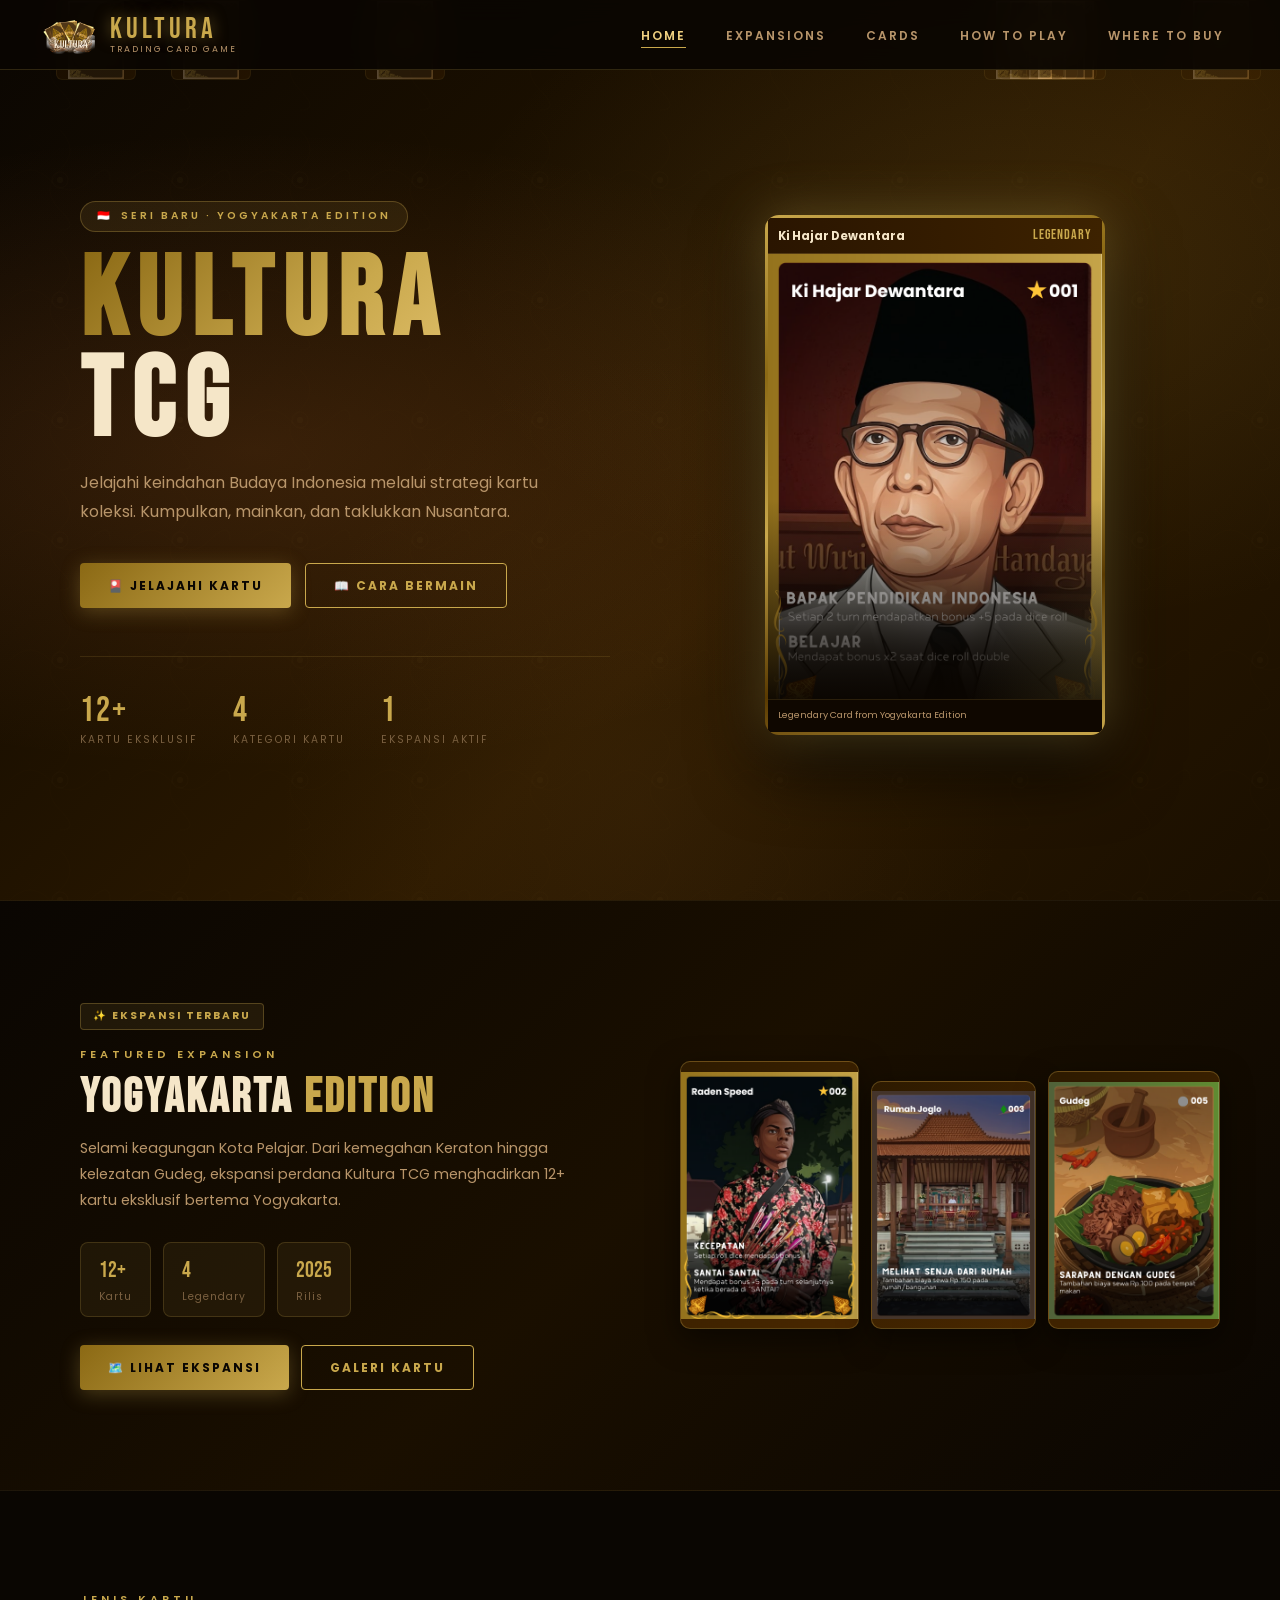
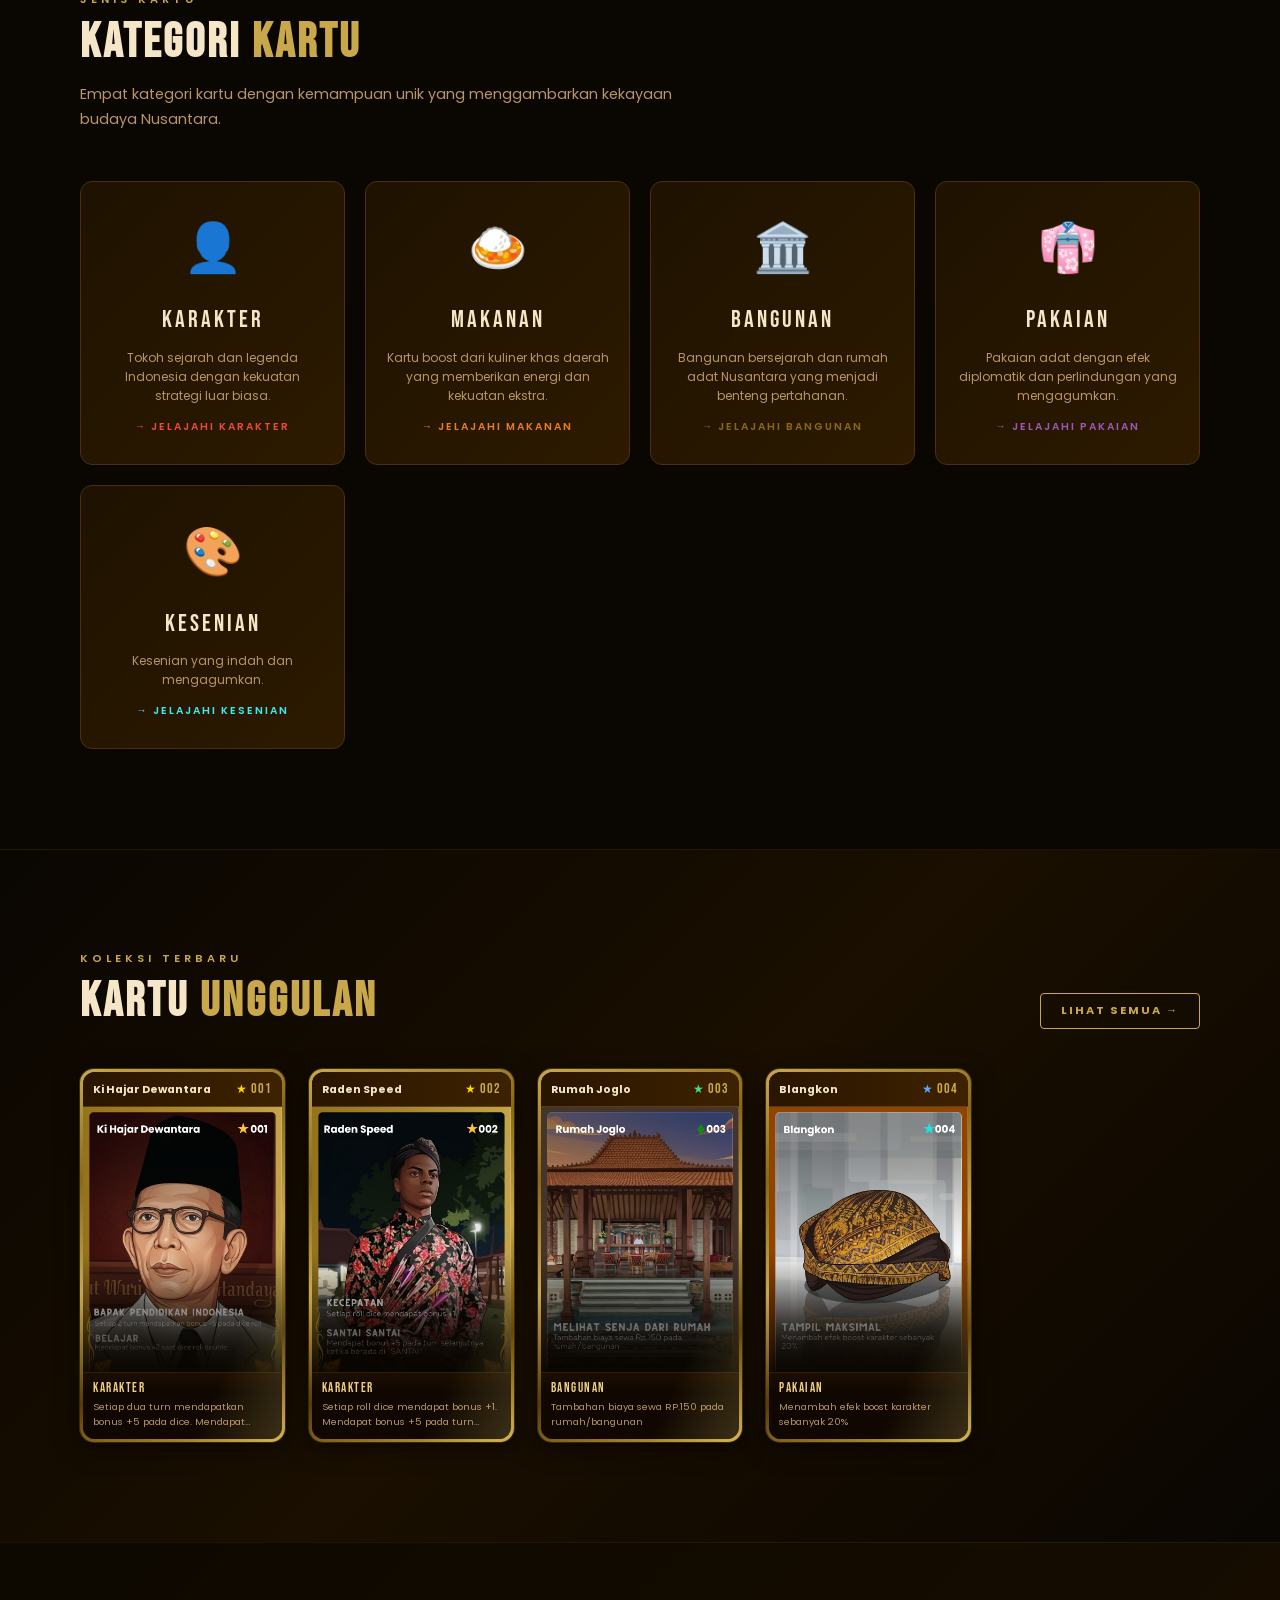
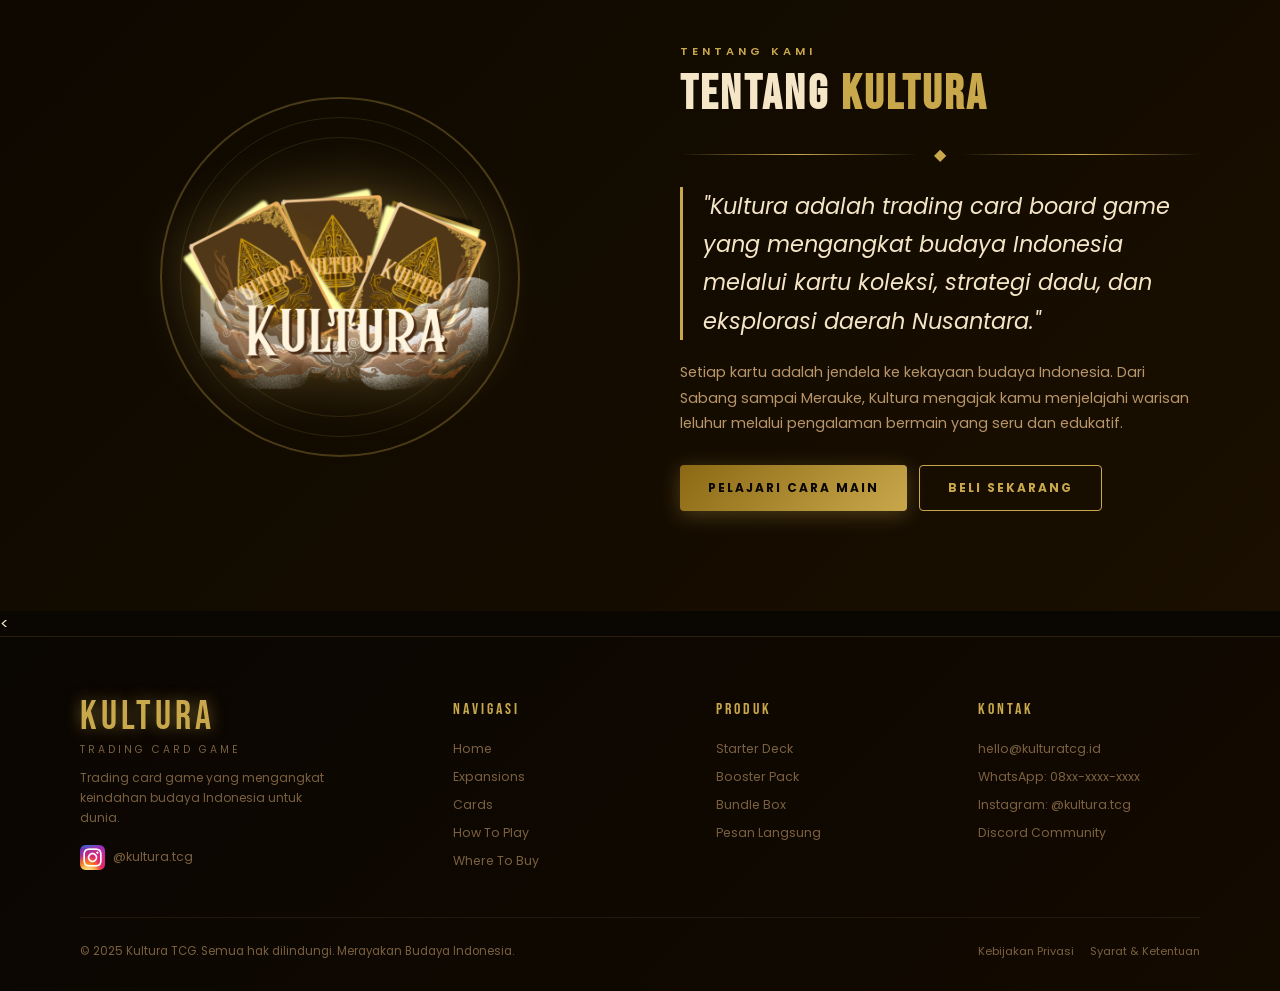
<file: index.html>
<!DOCTYPE html>
<html lang="id">
<head>
  <meta charset="UTF-8">
  <meta name="viewport" content="width=device-width, initial-scale=1.0">
  <title>Kultura TCG - Jelajahi Budaya Indonesia Melalui Kartu</title>
  <link rel="stylesheet" href="style.css">
  <link rel="icon" type="image/png" href="./assets/images/logo.png">
  <link rel="preconnect" href="https://fonts.googleapis.com">
  <link href="https://fonts.googleapis.com/css2?family=Poppins:wght@300;400;500;600;700&family=Bebas+Neue&family=Cinzel:wght@400;600;700&display=swap" rel="stylesheet">
</head>
<body>

<!-- Loading Screen -->
<div id="loading-screen">
  <div class="loading-logo">KULTURA</div>
  <div class="loading-subtitle">Trading Card Game</div>
  <div class="loading-bar-wrap"><div class="loading-bar"></div></div>
</div>

<!-- Navbar -->
<nav class="navbar">
  <a href="index.html" class="nav-logo">
    <div class="nav-logo-icon"><img src="./assets/images/logo.png" alt=""></div>
    <div>
      <div class="nav-logo-text">KULTURA</div>
      <div class="nav-logo-sub">Trading Card Game</div>
    </div>
  </a>
  <ul class="nav-links">
    <li><a href="index.html" class="nav-link">Home</a></li>
    <li><a href="expansions.html" class="nav-link">Expansions</a></li>
    <li><a href="cards.html" class="nav-link">Cards</a></li>
    <li><a href="how-to-play.html" class="nav-link">How To Play</a></li>
    <li><a href="where-to-buy.html" class="nav-link">Where To Buy</a></li>
  </ul>
  <button class="nav-hamburger" aria-label="Menu">
    <span></span><span></span><span></span>
  </button>
</nav>

<!-- Mobile Nav -->
<nav class="nav-mobile">
  <a href="index.html" class="nav-link">Home</a>
  <a href="expansions.html" class="nav-link">Expansions</a>
  <a href="cards.html" class="nav-link">Cards</a>
  <a href="how-to-play.html" class="nav-link">How To Play</a>
  <a href="where-to-buy.html" class="nav-link">Where To Buy</a>
</nav>

<!-- ═══════════════════════════════ -->
<!-- HERO SECTION -->
<!-- ═══════════════════════════════ -->
<section class="hero">
  <div class="hero-bg">
    <div class="hero-bg-gradient"></div>
    <div class="hero-batik-overlay"></div>
    <div class="hero-particles"></div>
    <div class="floating-cards"></div>
  </div>

  <div class="hero-content">
    <!-- Left -->
    <div class="hero-left">
      <div class="hero-eyebrow">
        <span>🇮🇩</span> Seri Baru · Yogyakarta Edition
      </div>
      <h1 class="hero-title">
        <span class="highlight">KULTURA</span>
        TCG
      </h1>
      <p class="hero-subtitle">
        Jelajahi keindahan Budaya Indonesia melalui strategi kartu koleksi. Kumpulkan, mainkan, dan taklukkan Nusantara.
      </p>
      <div class="hero-buttons">
        <a href="cards.html" class="btn btn-primary">🎴 Jelajahi Kartu</a>
        <a href="how-to-play.html" class="btn btn-outline">📖 Cara Bermain</a>
      </div>
      <div class="hero-stats">
        <div>
          <div class="hero-stat-num">12+</div>
          <div class="hero-stat-label">Kartu Eksklusif</div>
        </div>
        <div>
          <div class="hero-stat-num">4</div>
          <div class="hero-stat-label">Kategori Kartu</div>
        </div>
        <div>
          <div class="hero-stat-num">1</div>
          <div class="hero-stat-label">Ekspansi Aktif</div>
        </div>
      </div>
    </div>

    <!-- Right - Featured Card -->
    <div class="hero-right">
      <div class="hero-card-showcase">
        <div class="hero-card-glow"></div>
        <div class="hero-card">
          <div class="hero-card-header">
            <span class="hero-card-name">Ki Hajar Dewantara</span>
            <span class="hero-card-rarity">Legendary</span>
          </div>
          <div class="hero-card-art">
            <img src="./assets/images/kihajar.png" alt="">
            <div class="holo-shine"></div>
          </div>
          <div class="hero-card-footer">
            <div class="hero-card-effect">Legendary Card from Yogyakarta Edition</div>
          </div>
        </div>
      </div>
    </div>
  </div>
</section>

<!-- ═══════════════════════════════ -->
<!-- FEATURED EXPANSION -->
<!-- ═══════════════════════════════ -->
<section class="section-full expansion-showcase">
  <div class="section-inner">
    <div class="expansion-inner">
      <div class="reveal">
        <div class="expansion-badge">✨ Ekspansi Terbaru</div>
        <div class="section-label">Featured Expansion</div>
        <h2 class="section-title">Yogyakarta <span>Edition</span></h2>
        <p class="section-desc">
          Selami keagungan Kota Pelajar. Dari kemegahan Keraton hingga kelezatan Gudeg, ekspansi perdana Kultura TCG menghadirkan 12+ kartu eksklusif bertema Yogyakarta.
        </p>
        <div style="display:flex;gap:12px;margin-top:28px;flex-wrap:wrap;">
          <div style="background:rgba(201,168,76,0.08);border:1px solid rgba(201,168,76,0.2);border-radius:8px;padding:10px 18px;">
            <div style="font-size:1.4rem;font-family:'Bebas Neue',sans-serif;color:var(--gold);">12+</div>
            <div style="font-size:0.65rem;color:var(--text-muted);letter-spacing:1px">Kartu</div>
          </div>
          <div style="background:rgba(201,168,76,0.08);border:1px solid rgba(201,168,76,0.2);border-radius:8px;padding:10px 18px;">
            <div style="font-size:1.4rem;font-family:'Bebas Neue',sans-serif;color:var(--gold);">4</div>
            <div style="font-size:0.65rem;color:var(--text-muted);letter-spacing:1px">Legendary</div>
          </div>
          <div style="background:rgba(201,168,76,0.08);border:1px solid rgba(201,168,76,0.2);border-radius:8px;padding:10px 18px;">
            <div style="font-size:1.4rem;font-family:'Bebas Neue',sans-serif;color:var(--gold);">2025</div>
            <div style="font-size:0.65rem;color:var(--text-muted);letter-spacing:1px">Rilis</div>
          </div>
        </div>
        <div style="margin-top:28px;display:flex;gap:12px;">
          <a href="expansion-detail.html" class="btn btn-primary">🗺️ Lihat Ekspansi</a>
          <a href="cards.html" class="btn btn-outline">Galeri Kartu</a>
        </div>
      </div>

      <div class="expansion-preview reveal reveal-delay-2">
        <a href="card.html?id=002" class="exp-preview-card"><img src="./assets/images/radenspeed.png" alt=""></a>
        <a href="card.html?id=003" class="exp-preview-card"><img src="./assets/images/rumahjoglo.png" alt=""></a>
        <a href="card.html?id=005" class="exp-preview-card"><img src="./assets/images/gudeg.png" alt=""></a>
      </div>
    </div>
  </div>
</section>

<!-- ═══════════════════════════════ -->
<!-- CARD CATEGORIES -->
<!-- ═══════════════════════════════ -->
<section class="section">
  <div class="reveal">
    <div class="section-label">Jenis Kartu</div>
    <h2 class="section-title">Kategori <span>Kartu</span></h2>
    <p class="section-desc">Empat kategori kartu dengan kemampuan unik yang menggambarkan kekayaan budaya Nusantara.</p>
  </div>

  <div style="margin-top:48px;" class="categories-grid">
    <div class="category-card reveal reveal-delay-1" data-cat="Karakter">
      <span class="category-icon">👤</span>
      <div class="category-name">Karakter</div>
      <p class="category-desc">Tokoh sejarah dan legenda Indonesia dengan kekuatan strategi luar biasa.</p>
      <div class="category-count">→ Jelajahi Karakter</div>
    </div>
    <div class="category-card reveal reveal-delay-2" data-cat="Makanan">
      <span class="category-icon">🍛</span>
      <div class="category-name">Makanan</div>
      <p class="category-desc">Kartu boost dari kuliner khas daerah yang memberikan energi dan kekuatan ekstra.</p>
      <div class="category-count">→ Jelajahi Makanan</div>
    </div>
    <div class="category-card reveal reveal-delay-3" data-cat="Bangunan">
      <span class="category-icon">🏛️</span>
      <div class="category-name">Bangunan</div>
      <p class="category-desc">Bangunan bersejarah dan rumah adat Nusantara yang menjadi benteng pertahanan.</p>
      <div class="category-count">→ Jelajahi Bangunan</div>
    </div>
    <div class="category-card reveal reveal-delay-4" data-cat="Pakaian">
      <span class="category-icon">👘</span>
      <div class="category-name">Pakaian</div>
      <p class="category-desc">Pakaian adat dengan efek diplomatik dan perlindungan yang mengagumkan.</p>
      <div class="category-count">→ Jelajahi Pakaian</div>
    </div>
    <div class="category-card reveal reveal-delay-5" data-cat="Kesenian">
      <span class="category-icon">🎨</span>
      <div class="category-name">Kesenian</div>
      <p class="category-desc">Kesenian yang indah dan mengagumkan.</p>
      <div class="category-count">→ Jelajahi Kesenian</div>
    </div>
  </div>
</section>

<!-- ═══════════════════════════════ -->
<!-- PREVIEW CARDS -->
<!-- ═══════════════════════════════ -->
<section class="section-full" style="background:linear-gradient(135deg,#0A0602,#1A0F00,#0A0602);border-top:1px solid rgba(201,168,76,0.08);border-bottom:1px solid rgba(201,168,76,0.08);">
  <div class="section-inner">
    <div style="display:flex;justify-content:space-between;align-items:flex-end;margin-bottom:40px;">
      <div class="reveal">
        <div class="section-label">Koleksi Terbaru</div>
        <h2 class="section-title">Kartu <span>Unggulan</span></h2>
      </div>
      <a href="cards.html" class="btn btn-outline btn-sm reveal">Lihat Semua →</a>
    </div>
    <div id="home-preview-grid" class="cards-grid"></div>
  </div>
</section>

<!-- ═══════════════════════════════ -->
<!-- ABOUT KULTURA -->
<!-- ═══════════════════════════════ -->
<section class="section-full about-section">
  <div class="section-inner">
    <div class="about-inner">
      <div class="about-ornament reveal">
        <div class="ornament-frame">
          <div class="ornament-inner"><img src="./assets/images/logo.png" alt=""></div>
        </div>
      </div>

      <div class="reveal reveal-delay-1">
        <div class="section-label">Tentang Kami</div>
        <h2 class="section-title">Tentang <span>Kultura</span></h2>
        <div class="gold-divider"><span class="gold-divider-icon">◆</span></div>
        <blockquote class="about-quote">
          "Kultura adalah trading card board game yang mengangkat budaya Indonesia melalui kartu koleksi, strategi dadu, dan eksplorasi daerah Nusantara."
        </blockquote>
        <p class="section-desc" style="margin-top:16px;">
          Setiap kartu adalah jendela ke kekayaan budaya Indonesia. Dari Sabang sampai Merauke, Kultura mengajak kamu menjelajahi warisan leluhur melalui pengalaman bermain yang seru dan edukatif.
        </p>
        <div style="margin-top:28px;display:flex;gap:12px;flex-wrap:wrap;">
          <a href="how-to-play.html" class="btn btn-primary">Pelajari Cara Main</a>
          <a href="where-to-buy.html" class="btn btn-outline">Beli Sekarang</a>
        </div>
      </div>
    </div>
  </div>
</section>

<<!-- Footer -->
<footer class="footer">
  <div class="footer-grid">
    <div class="footer-brand">
      <div class="nav-logo-text">KULTURA</div>
      <div class="nav-logo-sub" style="letter-spacing:3px;color:var(--text-muted);font-size:0.65rem;">Trading Card Game</div>
      <p class="footer-tagline">Trading card game yang mengangkat keindahan budaya Indonesia untuk dunia.</p>
      <div class="footer-social">
        <a href="https://www.instagram.com/kultura.tcg/" 
          target="_blank" 
          class="instagram-link">
            <img src="./assets/images/instagram.png" alt="Instagram Logo"><span>@kultura.tcg</span>
        </a>
      </div>
    </div>
    <div>
      <div class="footer-col-title">Navigasi</div>
      <div class="footer-links">
        <a href="index.html">Home</a>
        <a href="expansions.html">Expansions</a>
        <a href="cards.html">Cards</a>
        <a href="how-to-play.html">How To Play</a>
        <a href="where-to-buy.html">Where To Buy</a>
      </div>
    </div>
    <div>
      <div class="footer-col-title">Produk</div>
      <div class="footer-links">
        <a href="where-to-buy.html">Starter Deck</a>
        <a href="where-to-buy.html">Booster Pack</a>
        <a href="where-to-buy.html">Bundle Box</a>
        <a href="where-to-buy.html#order-section">Pesan Langsung</a>
      </div>
    </div>
    <div>
      <div class="footer-col-title">Kontak</div>
      <div class="footer-links">
        <a href="mailto:hello@kulturatcg.id">hello@kulturatcg.id</a>
        <a href="#">WhatsApp: 08xx-xxxx-xxxx</a>
        <a href="#">Instagram: @kultura.tcg</a>
        <a href="#">Discord Community</a>
      </div>
    </div>
  </div>
  <div class="footer-bottom">
    <span>© 2025 Kultura TCG. Semua hak dilindungi. Merayakan Budaya Indonesia.</span>
    <span style="display:flex;gap:16px;">
      <a href="#" style="color:var(--text-muted);font-size:0.7rem;">Kebijakan Privasi</a>
      <a href="#" style="color:var(--text-muted);font-size:0.7rem;">Syarat & Ketentuan</a>
    </span>
  </div>
</footer>

<script src="script.js"></script>
</body>
</html>
</file>
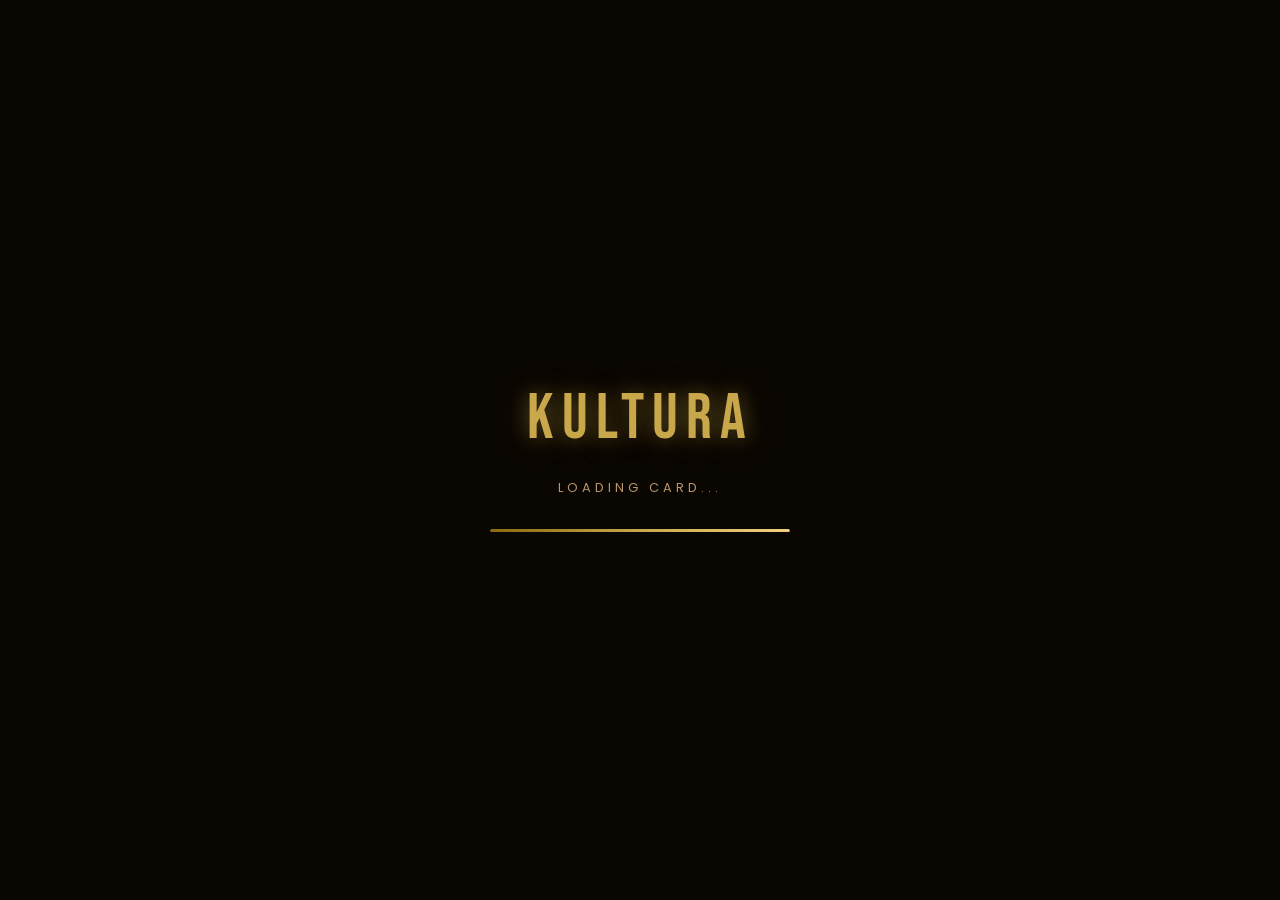
<file: card.html>
<!DOCTYPE html>
<html lang="id">
<head>
  <meta charset="UTF-8">
  <meta name="viewport" content="width=device-width, initial-scale=1.0">
  <title>Detail Kartu - Kultura TCG</title>
  <link rel="stylesheet" href="style.css">
  <link rel="icon" type="image/png" href="./assets/images/logo.png">
  <link href="https://fonts.googleapis.com/css2?family=Poppins:wght@300;400;500;600;700&family=Bebas+Neue&family=Cinzel:wght@400;600;700&display=swap" rel="stylesheet">
</head>
<body>

<!-- Loading Screen -->
<div id="loading-screen">
  <div class="loading-logo">KULTURA</div>
  <div class="loading-subtitle">Loading Card...</div>
  <div class="loading-bar-wrap"><div class="loading-bar"></div></div>
</div>

<!-- Navbar -->
<nav class="navbar">
  <a href="index.html" class="nav-logo">
    <div class="nav-logo-icon"><img src="./assets/images/logo.png" alt=""></div>
    <div>
      <div class="nav-logo-text">KULTURA</div>
      <div class="nav-logo-sub">Trading Card Game</div>
    </div>
  </a>
  <ul class="nav-links">
    <li><a href="index.html" class="nav-link">Home</a></li>
    <li><a href="expansions.html" class="nav-link">Expansions</a></li>
    <li><a href="cards.html" class="nav-link active">Cards</a></li>
    <li><a href="how-to-play.html" class="nav-link">How To Play</a></li>
    <li><a href="where-to-buy.html" class="nav-link">Where To Buy</a></li>
  </ul>
  <button class="nav-hamburger" aria-label="Menu">
    <span></span><span></span><span></span>
  </button>
</nav>

<nav class="nav-mobile">
  <a href="index.html" class="nav-link">Home</a>
  <a href="expansions.html" class="nav-link">Expansions</a>
  <a href="cards.html" class="nav-link active">Cards</a>
  <a href="how-to-play.html" class="nav-link">How To Play</a>
  <a href="where-to-buy.html" class="nav-link">Where To Buy</a>
</nav>

<!-- Breadcrumb -->
<div style="padding: calc(var(--navbar-height) + 20px) 80px 0; max-width:1400px; margin:0 auto;">
  <div style="font-size:0.72rem;color:var(--text-muted);">
    <a href="index.html" style="color:var(--text-muted);">Home</a>
    <span style="margin:0 8px;color:var(--gold-dark);">›</span>
    <a href="cards.html" style="color:var(--text-muted);">Kartu</a>
    <span style="margin:0 8px;color:var(--gold-dark);">›</span>
    <span style="color:var(--gold);">Detail Kartu</span>
  </div>
</div>

<!-- Card Detail Container -->
<div class="section" style="padding-top:30px;">
  <div id="card-detail-container">
    <div class="no-results">
      <div class="no-results-icon">🎴</div>
      <p>Memuat detail kartu...</p>
    </div>
  </div>
</div>

<!-- Footer -->
<footer class="footer">
  <div class="footer-grid">
    <div class="footer-brand">
      <div class="nav-logo-text">KULTURA</div>
      <div class="nav-logo-sub" style="letter-spacing:3px;color:var(--text-muted);font-size:0.65rem;">Trading Card Game</div>
      <p class="footer-tagline">Trading card game yang mengangkat keindahan budaya Indonesia untuk dunia.</p>
      <div class="footer-social">
        <a href="https://www.instagram.com/kultura.tcg/" 
          target="_blank" 
          class="instagram-link">
            <img src="./assets/images/instagram.png" alt="Instagram Logo"><span>@kultura.tcg</span>
        </a>
      </div>
    </div>
    <div>
      <div class="footer-col-title">Navigasi</div>
      <div class="footer-links">
        <a href="index.html">Home</a>
        <a href="expansions.html">Expansions</a>
        <a href="cards.html">Cards</a>
        <a href="how-to-play.html">How To Play</a>
        <a href="where-to-buy.html">Where To Buy</a>
      </div>
    </div>
    <div>
      <div class="footer-col-title">Produk</div>
      <div class="footer-links">
        <a href="where-to-buy.html">Starter Deck</a>
        <a href="where-to-buy.html">Booster Pack</a>
        <a href="where-to-buy.html">Bundle Box</a>
        <a href="where-to-buy.html#order-section">Pesan Langsung</a>
      </div>
    </div>
    <div>
      <div class="footer-col-title">Kontak</div>
      <div class="footer-links">
        <a href="mailto:hello@kulturatcg.id">hello@kulturatcg.id</a>
        <a href="#">WhatsApp: 08xx-xxxx-xxxx</a>
        <a href="#">Instagram: @kultura.tcg</a>
        <a href="#">Discord Community</a>
      </div>
    </div>
  </div>
  <div class="footer-bottom">
    <span>© 2025 Kultura TCG. Semua hak dilindungi. Merayakan Budaya Indonesia.</span>
    <span style="display:flex;gap:16px;">
      <a href="#" style="color:var(--text-muted);font-size:0.7rem;">Kebijakan Privasi</a>
      <a href="#" style="color:var(--text-muted);font-size:0.7rem;">Syarat & Ketentuan</a>
    </span>
  </div>
</footer>

<script src="script.js"></script>
</body>
</html>
</file>
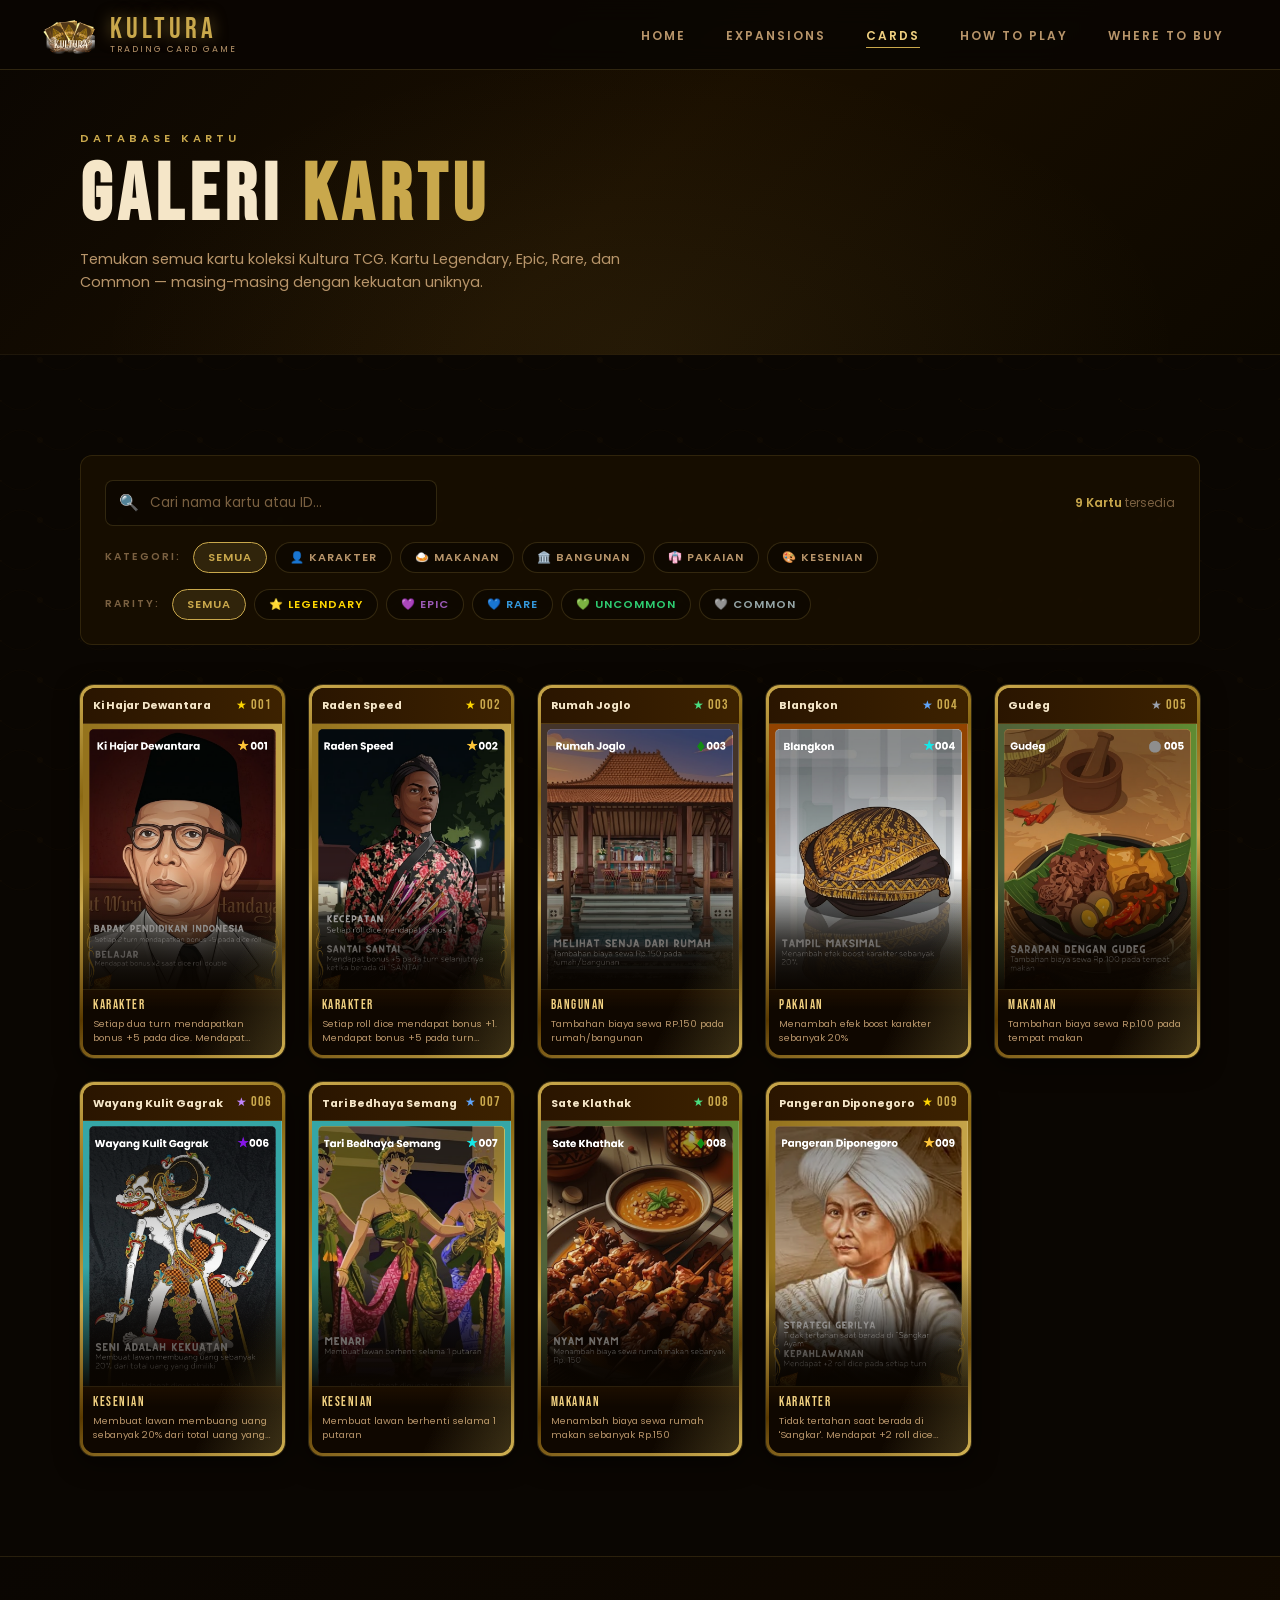
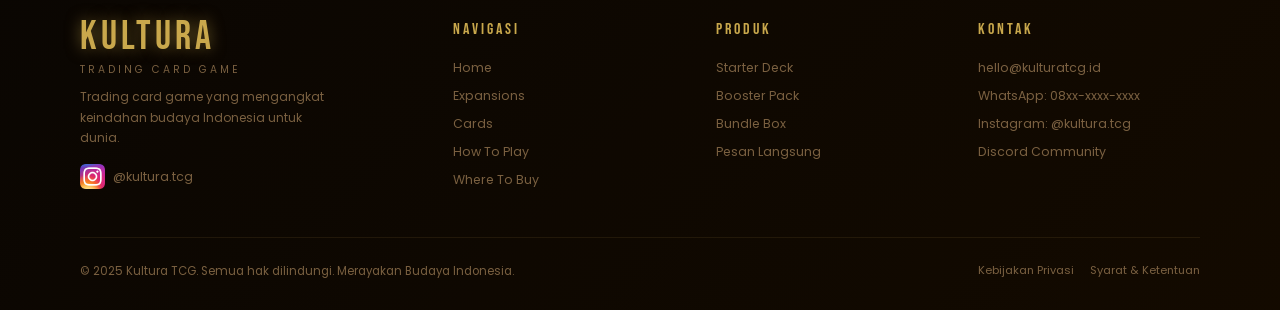
<file: cards.html>
<!DOCTYPE html>
<html lang="id">
<head>
  <meta charset="UTF-8">
  <meta name="viewport" content="width=device-width, initial-scale=1.0">
  <title>Kartu - Kultura TCG</title>
  <link rel="stylesheet" href="style.css">
  <link rel="icon" type="image/png" href="./assets/images/logo.png">
  <link href="https://fonts.googleapis.com/css2?family=Poppins:wght@300;400;500;600;700&family=Bebas+Neue&family=Cinzel:wght@400;600;700&display=swap" rel="stylesheet">
</head>
<body>

<!-- Loading Screen -->
<div id="loading-screen">
  <div class="loading-logo">KULTURA</div>
  <div class="loading-subtitle">Loading Cards...</div>
  <div class="loading-bar-wrap"><div class="loading-bar"></div></div>
</div>

<!-- Navbar -->
<nav class="navbar">
  <a href="index.html" class="nav-logo">
    <div class="nav-logo-icon"><img src="./assets/images/logo.png" alt=""></div>
    <div>
      <div class="nav-logo-text">KULTURA</div>
      <div class="nav-logo-sub">Trading Card Game</div>
    </div>
  </a>
  <ul class="nav-links">
    <li><a href="index.html" class="nav-link">Home</a></li>
    <li><a href="expansions.html" class="nav-link">Expansions</a></li>
    <li><a href="cards.html" class="nav-link active">Cards</a></li>
    <li><a href="how-to-play.html" class="nav-link">How To Play</a></li>
    <li><a href="where-to-buy.html" class="nav-link">Where To Buy</a></li>
  </ul>
  <button class="nav-hamburger" aria-label="Menu">
    <span></span><span></span><span></span>
  </button>
</nav>

<nav class="nav-mobile">
  <a href="index.html" class="nav-link">Home</a>
  <a href="expansions.html" class="nav-link">Expansions</a>
  <a href="cards.html" class="nav-link active">Cards</a>
  <a href="how-to-play.html" class="nav-link">How To Play</a>
  <a href="where-to-buy.html" class="nav-link">Where To Buy</a>
</nav>

<!-- Page Hero -->
<div class="page-hero">
  <div class="page-hero-content">
    <div class="section-label">Database Kartu</div>
    <h1 class="page-hero-title">Galeri <span>Kartu</span></h1>
    <p class="page-hero-desc">Temukan semua kartu koleksi Kultura TCG. Kartu Legendary, Epic, Rare, dan Common — masing-masing dengan kekuatan uniknya.</p>
  </div>
</div>

<!-- Cards Section -->
<div class="section">
  <!-- Filter Bar -->
  <div class="filter-bar reveal">
    <div style="display:flex;justify-content:space-between;align-items:center;flex-wrap:wrap;gap:12px;">
      <div class="search-wrap">
        <span class="search-icon">🔍</span>
        <input type="text" id="search-input" placeholder="Cari nama kartu atau ID...">
      </div>
      <div style="font-size:0.75rem;color:var(--text-muted)">
        <span id="cards-count" style="color:var(--gold);font-weight:600;">0 Kartu</span> tersedia
      </div>
    </div>

    <div class="filter-row">
      <span class="filter-label">Kategori:</span>
      <button class="filter-btn active" data-cat="all">Semua</button>
      <button class="filter-btn" data-cat="Karakter">👤 Karakter</button>
      <button class="filter-btn" data-cat="Makanan">🍛 Makanan</button>
      <button class="filter-btn" data-cat="Bangunan">🏛️ Bangunan</button>
      <button class="filter-btn" data-cat="Pakaian">👘 Pakaian</button>
      <button class="filter-btn" data-cat="Kesenian">🎨 Kesenian</button>
    </div>

    <div class="filter-row">
      <span class="filter-label">Rarity:</span>
      <button class="filter-btn active" data-rarity="all">Semua</button>
      <button class="filter-btn" data-rarity="Legendary" style="color:var(--rarity-legendary)">⭐ Legendary</button>
      <button class="filter-btn" data-rarity="Epic" style="color:var(--rarity-epic)">💜 Epic</button>
      <button class="filter-btn" data-rarity="Rare" style="color:var(--rarity-rare)">💙 Rare</button>
      <button class="filter-btn" data-rarity="Uncommon" style="color:var(--rarity-uncommon)">💚 Uncommon</button>
      <button class="filter-btn" data-rarity="Common" style="color:var(--rarity-common)">🩶 Common</button>
    </div>
  </div>

  <!-- Cards Grid -->
  <div id="cards-grid" class="cards-grid">
    <div class="no-results">
      <div class="no-results-icon">🎴</div>
      <p>Memuat kartu...</p>
    </div>
  </div>
</div>

<!-- Footer -->
<footer class="footer">
  <div class="footer-grid">
    <div class="footer-brand">
      <div class="nav-logo-text">KULTURA</div>
      <div class="nav-logo-sub" style="letter-spacing:3px;color:var(--text-muted);font-size:0.65rem;">Trading Card Game</div>
      <p class="footer-tagline">Trading card game yang mengangkat keindahan budaya Indonesia untuk dunia.</p>
      <div class="footer-social">
        <a href="https://www.instagram.com/kultura.tcg/" 
          target="_blank" 
          class="instagram-link">
            <img src="./assets/images/instagram.png" alt="Instagram Logo"><span>@kultura.tcg</span>
        </a>
      </div>
    </div>
    <div>
      <div class="footer-col-title">Navigasi</div>
      <div class="footer-links">
        <a href="index.html">Home</a>
        <a href="expansions.html">Expansions</a>
        <a href="cards.html">Cards</a>
        <a href="how-to-play.html">How To Play</a>
        <a href="where-to-buy.html">Where To Buy</a>
      </div>
    </div>
    <div>
      <div class="footer-col-title">Produk</div>
      <div class="footer-links">
        <a href="where-to-buy.html">Starter Deck</a>
        <a href="where-to-buy.html">Booster Pack</a>
        <a href="where-to-buy.html">Bundle Box</a>
        <a href="where-to-buy.html#order-section">Pesan Langsung</a>
      </div>
    </div>
    <div>
      <div class="footer-col-title">Kontak</div>
      <div class="footer-links">
        <a href="mailto:hello@kulturatcg.id">hello@kulturatcg.id</a>
        <a href="#">WhatsApp: 08xx-xxxx-xxxx</a>
        <a href="#">Instagram: @kultura.tcg</a>
        <a href="#">Discord Community</a>
      </div>
    </div>
  </div>
  <div class="footer-bottom">
    <span>© 2025 Kultura TCG. Semua hak dilindungi. Merayakan Budaya Indonesia.</span>
    <span style="display:flex;gap:16px;">
      <a href="#" style="color:var(--text-muted);font-size:0.7rem;">Kebijakan Privasi</a>
      <a href="#" style="color:var(--text-muted);font-size:0.7rem;">Syarat & Ketentuan</a>
    </span>
  </div>
</footer>

<script src="script.js"></script>
</body>
</html>
</file>
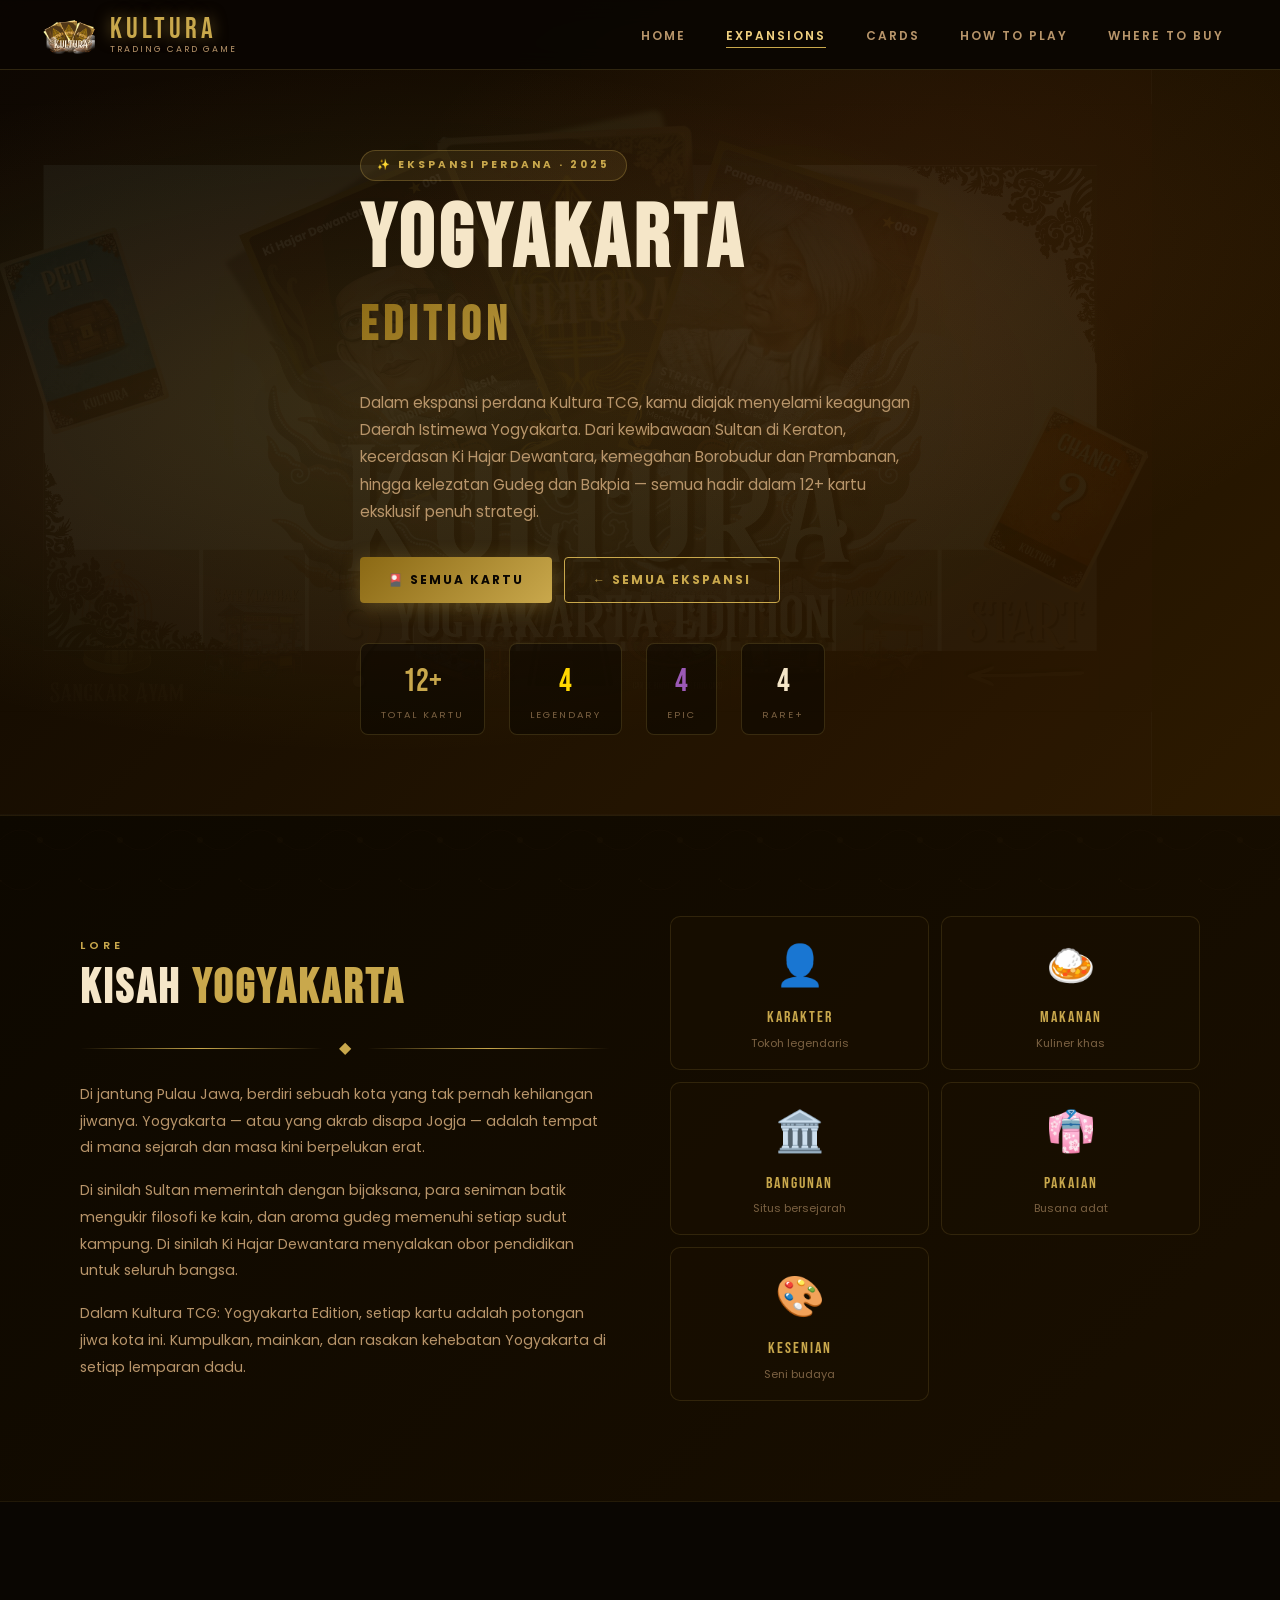
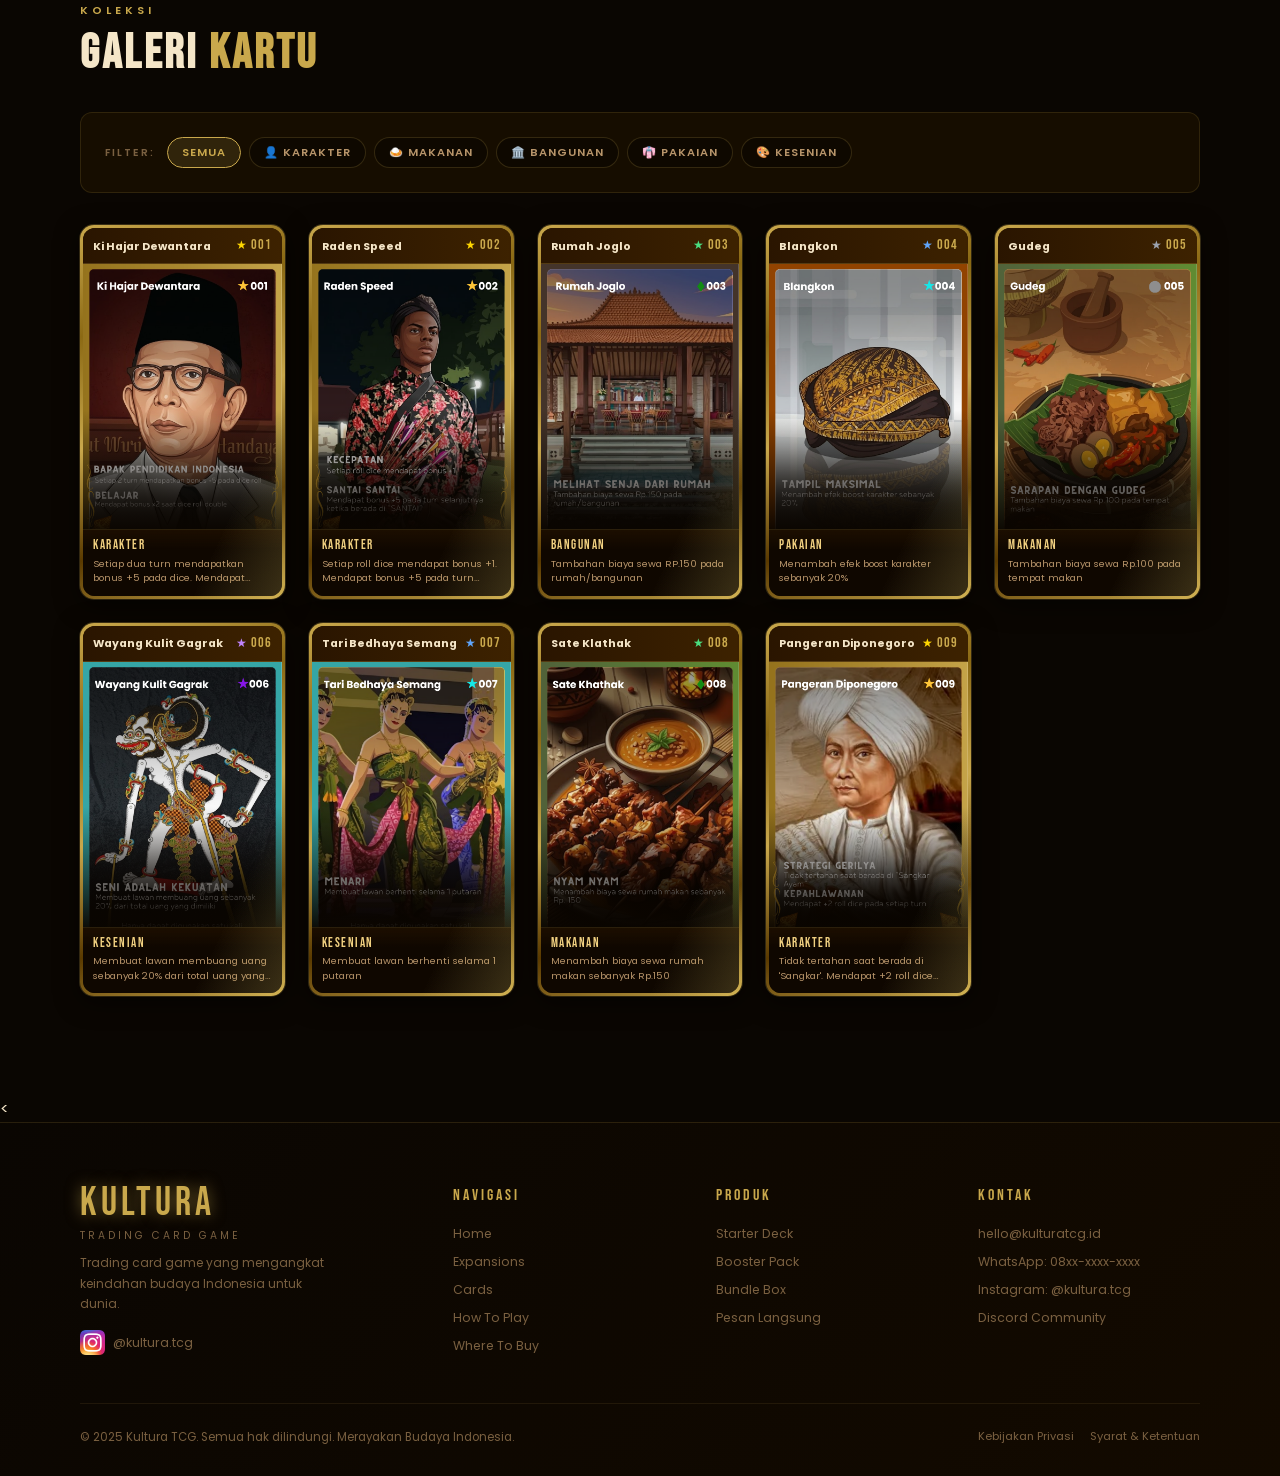
<file: expansion-detail.html>
<!DOCTYPE html>
<html lang="id">
<head>
  <meta charset="UTF-8">
  <meta name="viewport" content="width=device-width, initial-scale=1.0">
  <title>Yogyakarta Edition - Kultura TCG</title>
  <link rel="stylesheet" href="style.css">
  <link rel="icon" type="image/png" href="./assets/images/logo.png">
  <link href="https://fonts.googleapis.com/css2?family=Poppins:wght@300;400;500;600;700&family=Bebas+Neue&family=Cinzel:wght@400;600;700&display=swap" rel="stylesheet">
</head>
<body>

<div id="loading-screen">
  <div class="loading-logo">KULTURA</div>
  <div class="loading-subtitle">Yogyakarta Edition</div>
  <div class="loading-bar-wrap"><div class="loading-bar"></div></div>
</div>

<!-- Navbar -->
<nav class="navbar">
  <a href="index.html" class="nav-logo">
    <div class="nav-logo-icon"><img src="./assets/images/logo.png" alt=""></div>
    <div>
      <div class="nav-logo-text">KULTURA</div>
      <div class="nav-logo-sub">Trading Card Game</div>
    </div>
  </a>
  <ul class="nav-links">
    <li><a href="index.html" class="nav-link">Home</a></li>
    <li><a href="expansions.html" class="nav-link active">Expansions</a></li>
    <li><a href="cards.html" class="nav-link">Cards</a></li>
    <li><a href="how-to-play.html" class="nav-link">How To Play</a></li>
    <li><a href="where-to-buy.html" class="nav-link">Where To Buy</a></li>
  </ul>
  <button class="nav-hamburger" aria-label="Menu"><span></span><span></span><span></span></button>
</nav>

<nav class="nav-mobile">
  <a href="index.html" class="nav-link">Home</a>
  <a href="expansions.html" class="nav-link active">Expansions</a>
  <a href="cards.html" class="nav-link">Cards</a>
  <a href="how-to-play.html" class="nav-link">How To Play</a>
  <a href="where-to-buy.html" class="nav-link">Where To Buy</a>
</nav>

<!-- Expansion Hero -->
<div style="position:relative;min-height:70vh;display:flex;align-items:center;overflow:hidden;background:linear-gradient(135deg,#0A0602,#1A0F00,#2D1A00);padding-top:var(--navbar-height);">
  <div style="position:absolute;inset:0;background:radial-gradient(ellipse at 30% 50%,rgba(201,168,76,0.15) 0%,transparent 60%),radial-gradient(ellipse at 70% 30%,rgba(224,123,57,0.1) 0%,transparent 40%);"></div>
  <div style="position:absolute;right:10%;top:50%;transform:translateY(-50%);font-size:20rem;opacity:0.05;pointer-events:none;line-height:1;"><img src="./assets/images/bannerjogja.png" alt=""></div>

  <div style="position:relative;z-index:1;max-width:1400px;margin:0 auto;padding:80px 80px;">
    <div style="max-width:700px;">
      <div style="display:inline-flex;align-items:center;gap:8px;background:rgba(201,168,76,0.1);border:1px solid rgba(201,168,76,0.3);border-radius:20px;padding:6px 16px;font-size:0.65rem;font-weight:700;letter-spacing:3px;text-transform:uppercase;color:var(--gold);margin-bottom:20px;">
        ✨ Ekspansi Perdana · 2025
      </div>
      <h1 style="font-family:'Bebas Neue',sans-serif;font-size:5.5rem;letter-spacing:5px;color:var(--beige);line-height:0.9;margin-bottom:8px;">YOGYAKARTA</h1>
      <h2 style="font-family:'Bebas Neue',sans-serif;font-size:3rem;letter-spacing:6px;background:linear-gradient(135deg,var(--gold-dark),var(--gold),var(--gold-light));-webkit-background-clip:text;-webkit-text-fill-color:transparent;background-clip:text;margin-bottom:24px;">EDITION</h2>
      <p style="font-size:0.95rem;color:var(--text-secondary);line-height:1.8;max-width:560px;margin-bottom:32px;">
        Dalam ekspansi perdana Kultura TCG, kamu diajak menyelami keagungan Daerah Istimewa Yogyakarta. Dari kewibawaan Sultan di Keraton, kecerdasan Ki Hajar Dewantara, kemegahan Borobudur dan Prambanan, hingga kelezatan Gudeg dan Bakpia — semua hadir dalam 12+ kartu eksklusif penuh strategi.
      </p>
      <div style="display:flex;gap:12px;flex-wrap:wrap;margin-bottom:40px;">
        <a href="cards.html" class="btn btn-primary">🎴 Semua Kartu</a>
        <a href="expansions.html" class="btn btn-outline">← Semua Ekspansi</a>
      </div>
      <div style="display:flex;gap:24px;flex-wrap:wrap;">
        <div style="background:rgba(0,0,0,0.4);border:1px solid rgba(201,168,76,0.2);border-radius:8px;padding:12px 20px;text-align:center;">
          <div style="font-family:'Bebas Neue',sans-serif;font-size:2rem;color:var(--gold);">12+</div>
          <div style="font-size:0.6rem;color:var(--text-muted);letter-spacing:2px;text-transform:uppercase;">Total Kartu</div>
        </div>
        <div style="background:rgba(0,0,0,0.4);border:1px solid rgba(201,168,76,0.2);border-radius:8px;padding:12px 20px;text-align:center;">
          <div style="font-family:'Bebas Neue',sans-serif;font-size:2rem;color:var(--rarity-legendary);">4</div>
          <div style="font-size:0.6rem;color:var(--text-muted);letter-spacing:2px;text-transform:uppercase;">Legendary</div>
        </div>
        <div style="background:rgba(0,0,0,0.4);border:1px solid rgba(201,168,76,0.2);border-radius:8px;padding:12px 20px;text-align:center;">
          <div style="font-family:'Bebas Neue',sans-serif;font-size:2rem;color:var(--rarity-epic);">4</div>
          <div style="font-size:0.6rem;color:var(--text-muted);letter-spacing:2px;text-transform:uppercase;">Epic</div>
        </div>
        <div style="background:rgba(0,0,0,0.4);border:1px solid rgba(201,168,76,0.2);border-radius:8px;padding:12px 20px;text-align:center;">
          <div style="font-family:'Bebas Neue',sans-serif;font-size:2rem;color:var(--beige);">4</div>
          <div style="font-size:0.6rem;color:var(--text-muted);letter-spacing:2px;text-transform:uppercase;">Rare+</div>
        </div>
      </div>
    </div>
  </div>
</div>

<!-- Lore Section -->
<div style="background:linear-gradient(135deg,#0D0800,#1A0F00);border-top:1px solid rgba(201,168,76,0.1);border-bottom:1px solid rgba(201,168,76,0.1);">
  <div class="section">
    <div style="display:grid;grid-template-columns:1fr 1fr;gap:60px;align-items:center;" class="reveal">
      <div>
        <div class="section-label">Lore</div>
        <h2 class="section-title">Kisah <span>Yogyakarta</span></h2>
        <div class="gold-divider"><span class="gold-divider-icon">◆</span></div>
        <p style="font-size:0.88rem;color:var(--text-secondary);line-height:1.9;margin-bottom:16px;">
          Di jantung Pulau Jawa, berdiri sebuah kota yang tak pernah kehilangan jiwanya. Yogyakarta — atau yang akrab disapa Jogja — adalah tempat di mana sejarah dan masa kini berpelukan erat.
        </p>
        <p style="font-size:0.88rem;color:var(--text-secondary);line-height:1.9;margin-bottom:16px;">
          Di sinilah Sultan memerintah dengan bijaksana, para seniman batik mengukir filosofi ke kain, dan aroma gudeg memenuhi setiap sudut kampung. Di sinilah Ki Hajar Dewantara menyalakan obor pendidikan untuk seluruh bangsa.
        </p>
        <p style="font-size:0.88rem;color:var(--text-secondary);line-height:1.9;">
          Dalam Kultura TCG: Yogyakarta Edition, setiap kartu adalah potongan jiwa kota ini. Kumpulkan, mainkan, dan rasakan kehebatan Yogyakarta di setiap lemparan dadu.
        </p>
      </div>
      <div style="display:grid;grid-template-columns:1fr 1fr;gap:12px;">
        <div style="background:rgba(26,15,0,0.6);border:1px solid rgba(201,168,76,0.15);border-radius:10px;padding:16px;text-align:center;">
          <div style="font-size:2.5rem;margin-bottom:8px;">👤</div>
          <div style="font-family:'Bebas Neue',sans-serif;font-size:1rem;letter-spacing:2px;color:var(--gold);">Karakter</div>
          <div style="font-size:0.7rem;color:var(--text-muted);margin-top:4px;">Tokoh legendaris</div>
        </div>
        <div style="background:rgba(26,15,0,0.6);border:1px solid rgba(201,168,76,0.15);border-radius:10px;padding:16px;text-align:center;">
          <div style="font-size:2.5rem;margin-bottom:8px;">🍛</div>
          <div style="font-family:'Bebas Neue',sans-serif;font-size:1rem;letter-spacing:2px;color:var(--gold);">Makanan</div>
          <div style="font-size:0.7rem;color:var(--text-muted);margin-top:4px;">Kuliner khas</div>
        </div>
        <div style="background:rgba(26,15,0,0.6);border:1px solid rgba(201,168,76,0.15);border-radius:10px;padding:16px;text-align:center;">
          <div style="font-size:2.5rem;margin-bottom:8px;">🏛️</div>
          <div style="font-family:'Bebas Neue',sans-serif;font-size:1rem;letter-spacing:2px;color:var(--gold);">Bangunan</div>
          <div style="font-size:0.7rem;color:var(--text-muted);margin-top:4px;">Situs bersejarah</div>
        </div>
        <div style="background:rgba(26,15,0,0.6);border:1px solid rgba(201,168,76,0.15);border-radius:10px;padding:16px;text-align:center;">
          <div style="font-size:2.5rem;margin-bottom:8px;">👘</div>
          <div style="font-family:'Bebas Neue',sans-serif;font-size:1rem;letter-spacing:2px;color:var(--gold);">Pakaian</div>
          <div style="font-size:0.7rem;color:var(--text-muted);margin-top:4px;">Busana adat</div>
        </div>
        <div style="background:rgba(26,15,0,0.6);border:1px solid rgba(201,168,76,0.15);border-radius:10px;padding:16px;text-align:center;">
          <div style="font-size:2.5rem;margin-bottom:8px;">🎨</div>
          <div style="font-family:'Bebas Neue',sans-serif;font-size:1rem;letter-spacing:2px;color:var(--gold);">Kesenian</div>
          <div style="font-size:0.7rem;color:var(--text-muted);margin-top:4px;">Seni budaya</div>
        </div>
      </div>
    </div>
  </div>
</div>

<!-- Card Gallery -->
<div class="section">
  <div style="display:flex;justify-content:space-between;align-items:flex-end;margin-bottom:32px;" class="reveal">
    <div>
      <div class="section-label">Koleksi</div>
      <h2 class="section-title">Galeri <span>Kartu</span></h2>
    </div>
  </div>

  <!-- Filter -->
  <div class="filter-bar reveal" style="margin-bottom:32px;">
    <div class="filter-row">
      <span class="filter-label">Filter:</span>
      <button class="filter-btn active" data-cat="all">Semua</button>
      <button class="filter-btn" data-cat="Karakter">👤 Karakter</button>
      <button class="filter-btn" data-cat="Makanan">🍛 Makanan</button>
      <button class="filter-btn" data-cat="Bangunan">🏛️ Bangunan</button>
      <button class="filter-btn" data-cat="Pakaian">👘 Pakaian</button>
      <button class="filter-btn" data-cat="Kesenian">🎨 Kesenian</button>
    </div>
  </div>

  <!-- Cards Grid -->
  <div id="expansion-cards-grid" class="cards-grid">
    <div class="no-results">
      <div class="no-results-icon">🎴</div>
      <p>Memuat kartu...</p>
    </div>
  </div>
</div>

<<!-- Footer -->
<footer class="footer">
  <div class="footer-grid">
    <div class="footer-brand">
      <div class="nav-logo-text">KULTURA</div>
      <div class="nav-logo-sub" style="letter-spacing:3px;color:var(--text-muted);font-size:0.65rem;">Trading Card Game</div>
      <p class="footer-tagline">Trading card game yang mengangkat keindahan budaya Indonesia untuk dunia.</p>
      <div class="footer-social">
        <a href="https://www.instagram.com/kultura.tcg/" 
          target="_blank" 
          class="instagram-link">
            <img src="./assets/images/instagram.png" alt="Instagram Logo"><span>@kultura.tcg</span>
        </a>
      </div>
    </div>
    <div>
      <div class="footer-col-title">Navigasi</div>
      <div class="footer-links">
        <a href="index.html">Home</a>
        <a href="expansions.html">Expansions</a>
        <a href="cards.html">Cards</a>
        <a href="how-to-play.html">How To Play</a>
        <a href="where-to-buy.html">Where To Buy</a>
      </div>
    </div>
    <div>
      <div class="footer-col-title">Produk</div>
      <div class="footer-links">
        <a href="where-to-buy.html">Starter Deck</a>
        <a href="where-to-buy.html">Booster Pack</a>
        <a href="where-to-buy.html">Bundle Box</a>
        <a href="where-to-buy.html#order-section">Pesan Langsung</a>
      </div>
    </div>
    <div>
      <div class="footer-col-title">Kontak</div>
      <div class="footer-links">
        <a href="mailto:hello@kulturatcg.id">hello@kulturatcg.id</a>
        <a href="#">WhatsApp: 08xx-xxxx-xxxx</a>
        <a href="#">Instagram: @kultura.tcg</a>
        <a href="#">Discord Community</a>
      </div>
    </div>
  </div>
  <div class="footer-bottom">
    <span>© 2025 Kultura TCG. Semua hak dilindungi. Merayakan Budaya Indonesia.</span>
    <span style="display:flex;gap:16px;">
      <a href="#" style="color:var(--text-muted);font-size:0.7rem;">Kebijakan Privasi</a>
      <a href="#" style="color:var(--text-muted);font-size:0.7rem;">Syarat & Ketentuan</a>
    </span>
  </div>
</footer>

<script src="script.js"></script>
</body>
</html>
</file>
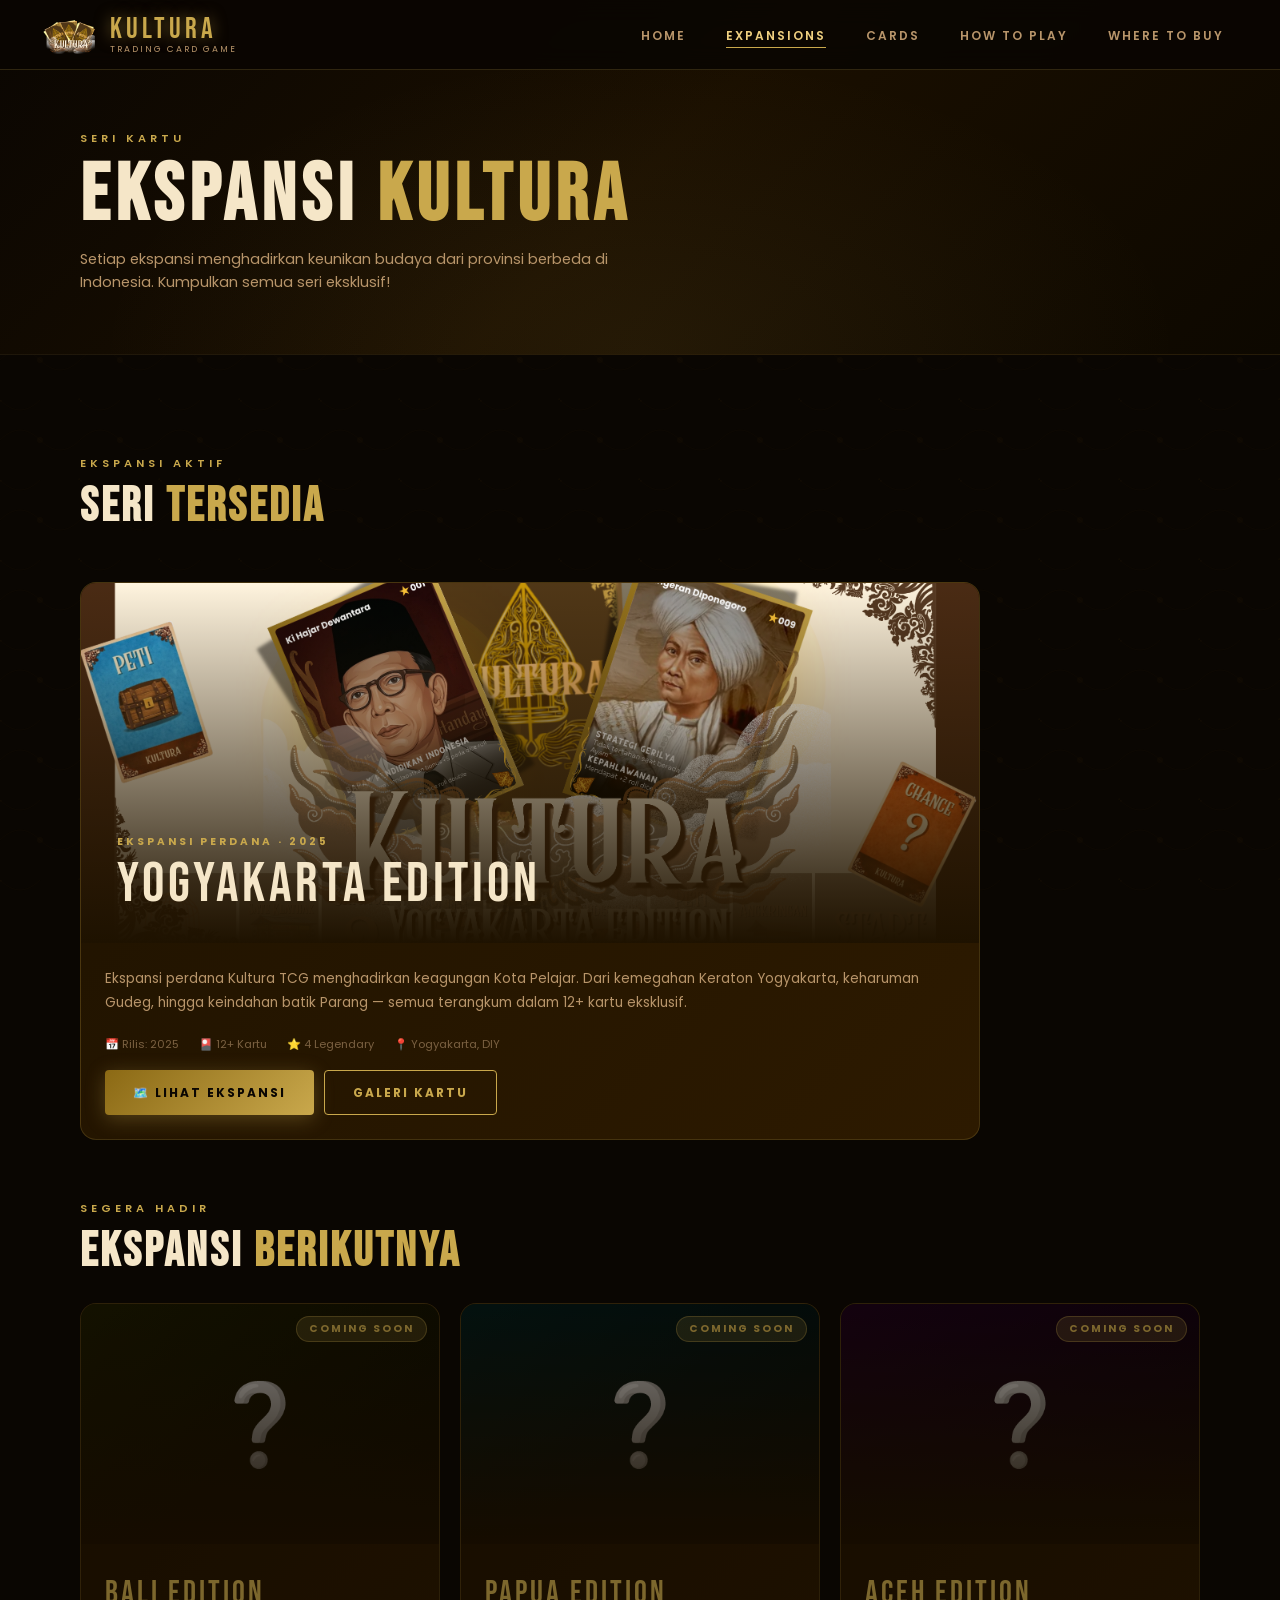
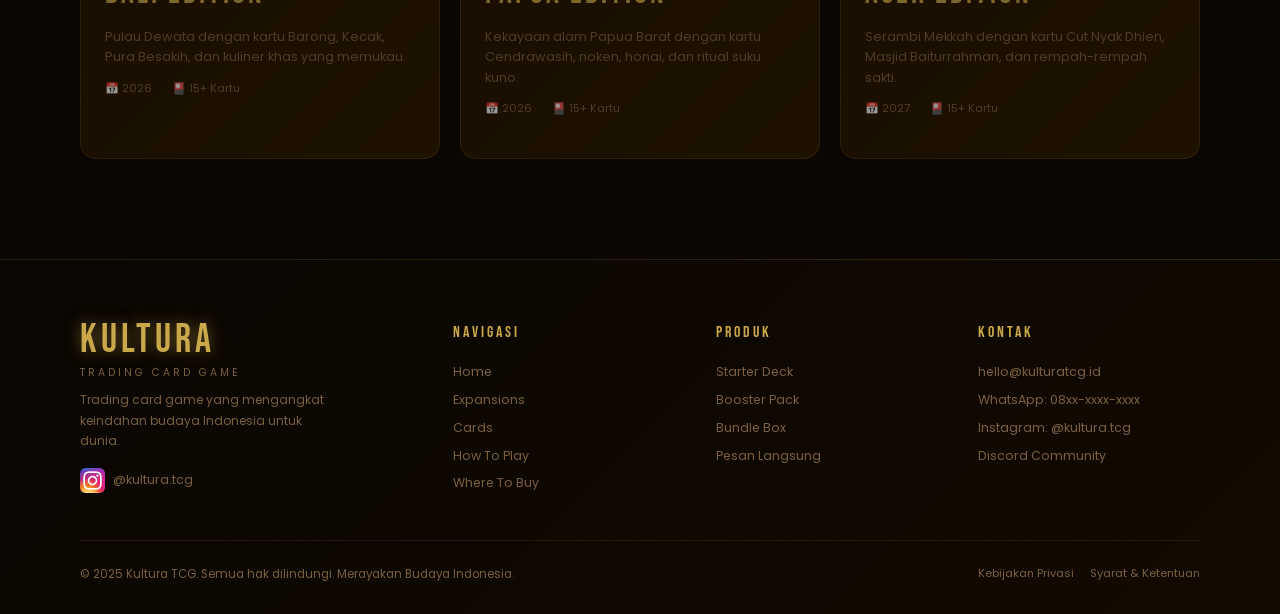
<file: expansions.html>
<!DOCTYPE html>
<html lang="id">
<head>
  <meta charset="UTF-8">
  <meta name="viewport" content="width=device-width, initial-scale=1.0">
  <title>Ekspansi - Kultura TCG</title>
  <link rel="stylesheet" href="style.css">
  <link rel="icon" type="image/png" href="./assets/images/logo.png">
  <link href="https://fonts.googleapis.com/css2?family=Poppins:wght@300;400;500;600;700&family=Bebas+Neue&family=Cinzel:wght@400;600;700&display=swap" rel="stylesheet">
</head>
<body>

<div id="loading-screen">
  <div class="loading-logo">KULTURA</div>
  <div class="loading-subtitle">Expansions</div>
  <div class="loading-bar-wrap"><div class="loading-bar"></div></div>
</div>

<!-- Navbar -->
<nav class="navbar">
  <a href="index.html" class="nav-logo">
    <div class="nav-logo-icon"><img src="./assets/images/logo.png" alt=""></div>
    <div>
      <div class="nav-logo-text">KULTURA</div>
      <div class="nav-logo-sub">Trading Card Game</div>
    </div>
  </a>
  <ul class="nav-links">
    <li><a href="index.html" class="nav-link">Home</a></li>
    <li><a href="expansions.html" class="nav-link active">Expansions</a></li>
    <li><a href="cards.html" class="nav-link">Cards</a></li>
    <li><a href="how-to-play.html" class="nav-link">How To Play</a></li>
    <li><a href="where-to-buy.html" class="nav-link">Where To Buy</a></li>
  </ul>
  <button class="nav-hamburger" aria-label="Menu"><span></span><span></span><span></span></button>
</nav>

<nav class="nav-mobile">
  <a href="index.html" class="nav-link">Home</a>
  <a href="expansions.html" class="nav-link active">Expansions</a>
  <a href="cards.html" class="nav-link">Cards</a>
  <a href="how-to-play.html" class="nav-link">How To Play</a>
  <a href="where-to-buy.html" class="nav-link">Where To Buy</a>
</nav>

<!-- Page Hero -->
<div class="page-hero">
  <div class="page-hero-content">
    <div class="section-label">Seri Kartu</div>
    <h1 class="page-hero-title">Ekspansi <span>Kultura</span></h1>
    <p class="page-hero-desc">Setiap ekspansi menghadirkan keunikan budaya dari provinsi berbeda di Indonesia. Kumpulkan semua seri eksklusif!</p>
  </div>
</div>

<!-- Expansions Grid -->
<div class="section">
  <div class="reveal" style="margin-bottom:48px;">
    <div class="section-label">Ekspansi Aktif</div>
    <h2 class="section-title">Seri <span>Tersedia</span></h2>
  </div>

  <!-- Yogyakarta Edition - Main -->
  <div style="max-width:900px;margin-bottom:60px;">
    <a href="expansion-detail.html" class="expansion-card reveal" style="display:block;">
      <div class="expansion-banner" style="height:360px;font-size:8rem;background:linear-gradient(135deg,#3D2200 0%,#1A0F00 40%,#2D1A00 100%);">
        <img src="./assets/images/bannerjogja.png" alt="">
        <div style="position:absolute;bottom:0;left:0;right:0;padding:30px 36px;z-index:2;">
          <div style="font-size:0.65rem;font-weight:700;letter-spacing:3px;text-transform:uppercase;color:var(--gold);margin-bottom:6px;">EKSPANSI PERDANA · 2025</div>
          <div style="font-family:'Bebas Neue',sans-serif;font-size:3.5rem;letter-spacing:4px;color:var(--beige);line-height:1;">YOGYAKARTA EDITION</div>
        </div>
      </div>
      <div class="expansion-card-body">
        <p style="font-size:0.85rem;color:var(--text-secondary);line-height:1.8;margin-bottom:20px;">
          Ekspansi perdana Kultura TCG menghadirkan keagungan Kota Pelajar. Dari kemegahan Keraton Yogyakarta, keharuman Gudeg, hingga keindahan batik Parang — semua terangkum dalam 12+ kartu eksklusif.
        </p>
        <div class="expansion-card-meta">
          <span>📅 Rilis: 2025</span>
          <span>🎴 12+ Kartu</span>
          <span>⭐ 4 Legendary</span>
          <span>📍 Yogyakarta, DIY</span>
        </div>
        <div style="display:flex;gap:10px;margin-top:16px;">
          <span class="btn btn-primary" style="pointer-events:none;">🗺️ Lihat Ekspansi</span>
          <span class="btn btn-outline" style="pointer-events:none;">Galeri Kartu</span>
        </div>
      </div>
    </a>
  </div>

  <!-- Coming Soon Expansions -->
  <div class="reveal" style="margin-bottom:24px;">
    <div class="section-label">Segera Hadir</div>
    <h2 class="section-title">Ekspansi <span>Berikutnya</span></h2>
  </div>

  <div style="display:grid;grid-template-columns:repeat(auto-fill,minmax(300px,1fr));gap:20px;">
    <!-- Bali -->
    <div class="expansion-card reveal reveal-delay-1" style="opacity:0.6;cursor:not-allowed;">
      <div class="expansion-banner" style="font-size:5rem;background:linear-gradient(135deg,#1A1A00,#0A0A02);">
        ❔
        <div style="position:absolute;top:12px;right:12px;background:rgba(201,168,76,0.2);border:1px solid rgba(201,168,76,0.4);border-radius:20px;padding:4px 12px;font-size:0.65rem;font-weight:700;letter-spacing:2px;color:var(--gold);z-index:2;">COMING SOON</div>
      </div>
      <div class="expansion-card-body">
        <div class="expansion-card-title">Bali Edition</div>
        <p style="font-size:0.8rem;color:var(--text-muted);line-height:1.6;">Pulau Dewata dengan kartu Barong, Kecak, Pura Besakih, dan kuliner khas yang memukau.</p>
        <div class="expansion-card-meta">
          <span>📅 2026</span>
          <span>🎴 15+ Kartu</span>
        </div>
      </div>
    </div>

    <!-- Papua -->
    <div class="expansion-card reveal reveal-delay-2" style="opacity:0.6;cursor:not-allowed;">
      <div class="expansion-banner" style="font-size:5rem;background:linear-gradient(135deg,#001A1A,#000A0A);">
        ❔
        <div style="position:absolute;top:12px;right:12px;background:rgba(201,168,76,0.2);border:1px solid rgba(201,168,76,0.4);border-radius:20px;padding:4px 12px;font-size:0.65rem;font-weight:700;letter-spacing:2px;color:var(--gold);z-index:2;">COMING SOON</div>
      </div>
      <div class="expansion-card-body">
        <div class="expansion-card-title">Papua Edition</div>
        <p style="font-size:0.8rem;color:var(--text-muted);line-height:1.6;">Kekayaan alam Papua Barat dengan kartu Cendrawasih, noken, honai, dan ritual suku kuno.</p>
        <div class="expansion-card-meta">
          <span>📅 2026</span>
          <span>🎴 15+ Kartu</span>
        </div>
      </div>
    </div>

    <!-- Aceh -->
    <div class="expansion-card reveal reveal-delay-3" style="opacity:0.6;cursor:not-allowed;">
      <div class="expansion-banner" style="font-size:5rem;background:linear-gradient(135deg,#1A001A,#0A000A);">
        ❔
        <div style="position:absolute;top:12px;right:12px;background:rgba(201,168,76,0.2);border:1px solid rgba(201,168,76,0.4);border-radius:20px;padding:4px 12px;font-size:0.65rem;font-weight:700;letter-spacing:2px;color:var(--gold);z-index:2;">COMING SOON</div>
      </div>
      <div class="expansion-card-body">
        <div class="expansion-card-title">Aceh Edition</div>
        <p style="font-size:0.8rem;color:var(--text-muted);line-height:1.6;">Serambi Mekkah dengan kartu Cut Nyak Dhien, Masjid Baiturrahman, dan rempah-rempah sakti.</p>
        <div class="expansion-card-meta">
          <span>📅 2027</span>
          <span>🎴 15+ Kartu</span>
        </div>
      </div>
    </div>
  </div>
</div>

<!-- Footer -->
<footer class="footer">
  <div class="footer-grid">
    <div class="footer-brand">
      <div class="nav-logo-text">KULTURA</div>
      <div class="nav-logo-sub" style="letter-spacing:3px;color:var(--text-muted);font-size:0.65rem;">Trading Card Game</div>
      <p class="footer-tagline">Trading card game yang mengangkat keindahan budaya Indonesia untuk dunia.</p>
      <div class="footer-social">
        <a href="https://www.instagram.com/kultura.tcg/" 
          target="_blank" 
          class="instagram-link">
            <img src="./assets/images/instagram.png" alt="Instagram Logo"><span>@kultura.tcg</span>
        </a>
      </div>
    </div>
    <div>
      <div class="footer-col-title">Navigasi</div>
      <div class="footer-links">
        <a href="index.html">Home</a>
        <a href="expansions.html">Expansions</a>
        <a href="cards.html">Cards</a>
        <a href="how-to-play.html">How To Play</a>
        <a href="where-to-buy.html">Where To Buy</a>
      </div>
    </div>
    <div>
      <div class="footer-col-title">Produk</div>
      <div class="footer-links">
        <a href="where-to-buy.html">Starter Deck</a>
        <a href="where-to-buy.html">Booster Pack</a>
        <a href="where-to-buy.html">Bundle Box</a>
        <a href="where-to-buy.html#order-section">Pesan Langsung</a>
      </div>
    </div>
    <div>
      <div class="footer-col-title">Kontak</div>
      <div class="footer-links">
        <a href="mailto:hello@kulturatcg.id">hello@kulturatcg.id</a>
        <a href="#">WhatsApp: 08xx-xxxx-xxxx</a>
        <a href="#">Instagram: @kultura.tcg</a>
        <a href="#">Discord Community</a>
      </div>
    </div>
  </div>
  <div class="footer-bottom">
    <span>© 2025 Kultura TCG. Semua hak dilindungi. Merayakan Budaya Indonesia.</span>
    <span style="display:flex;gap:16px;">
      <a href="#" style="color:var(--text-muted);font-size:0.7rem;">Kebijakan Privasi</a>
      <a href="#" style="color:var(--text-muted);font-size:0.7rem;">Syarat & Ketentuan</a>
    </span>
  </div>
</footer>

<script src="script.js"></script>
</body>
</html>
</file>
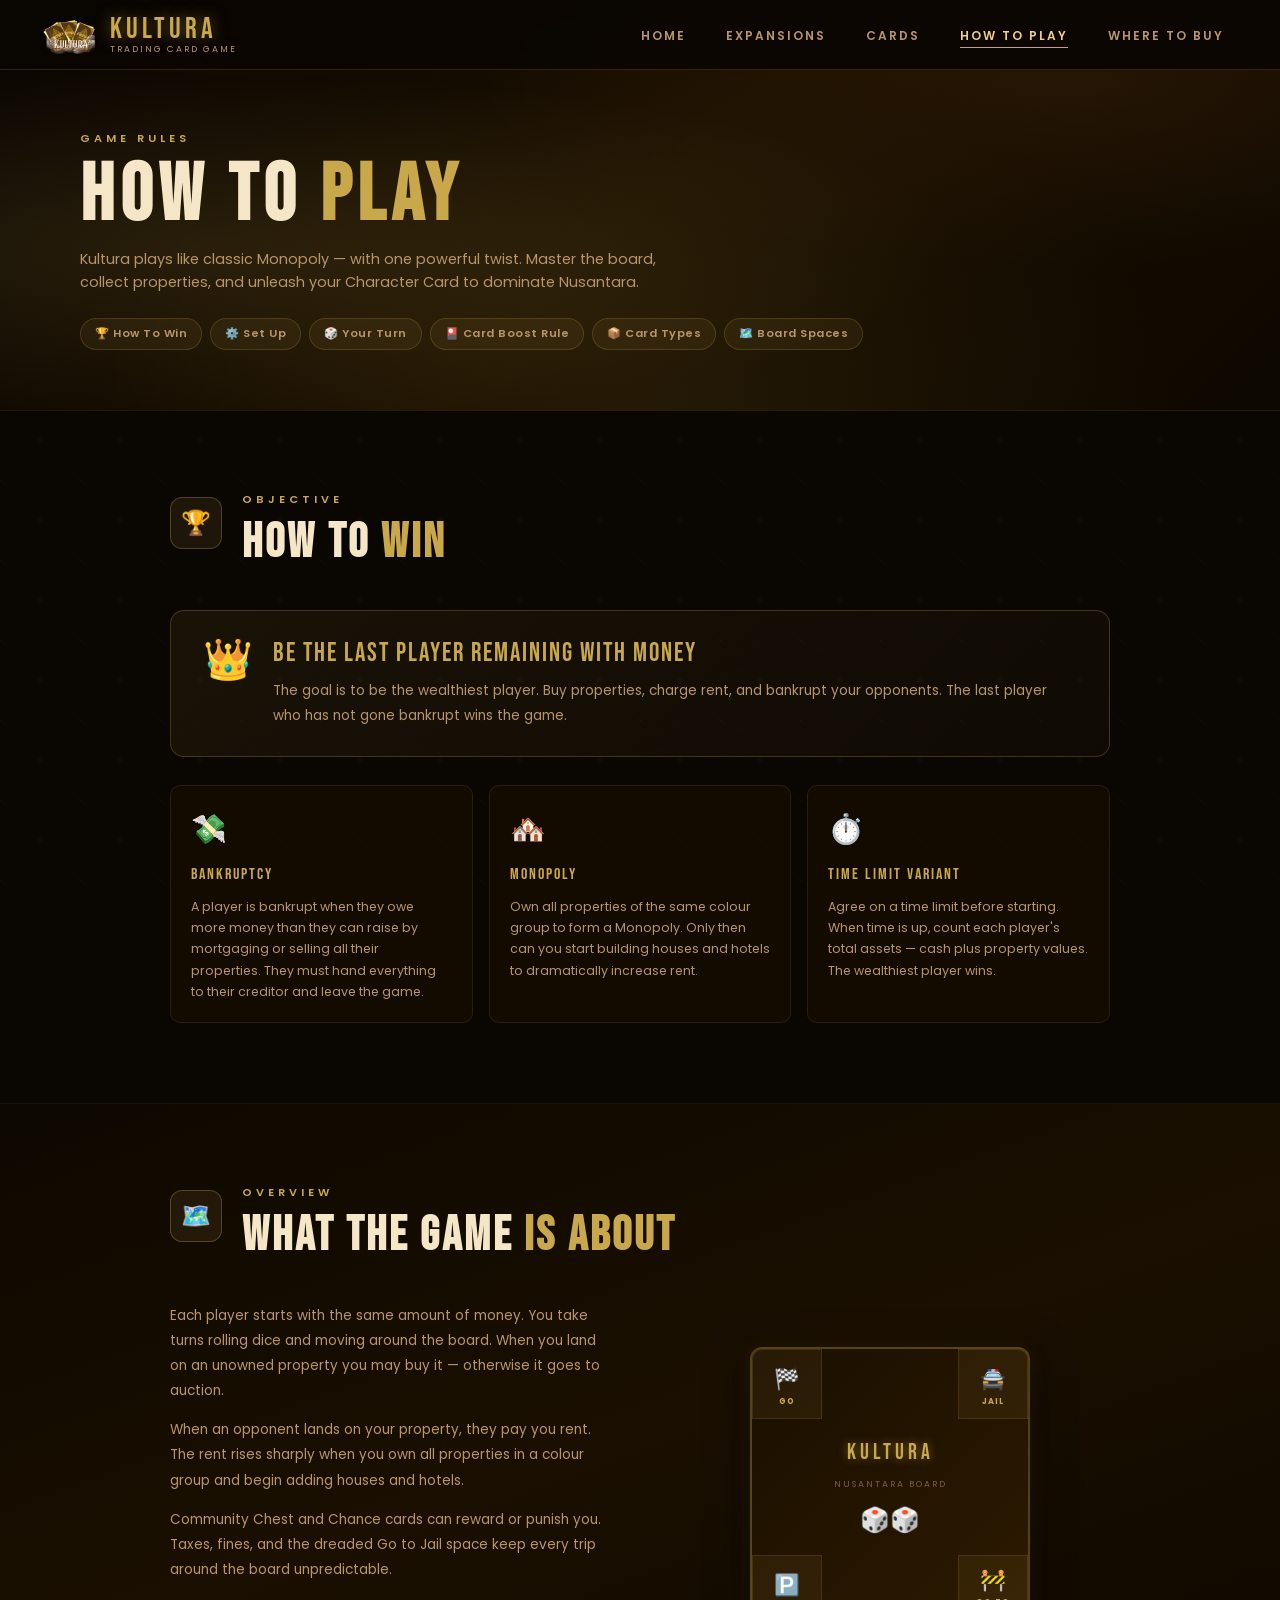
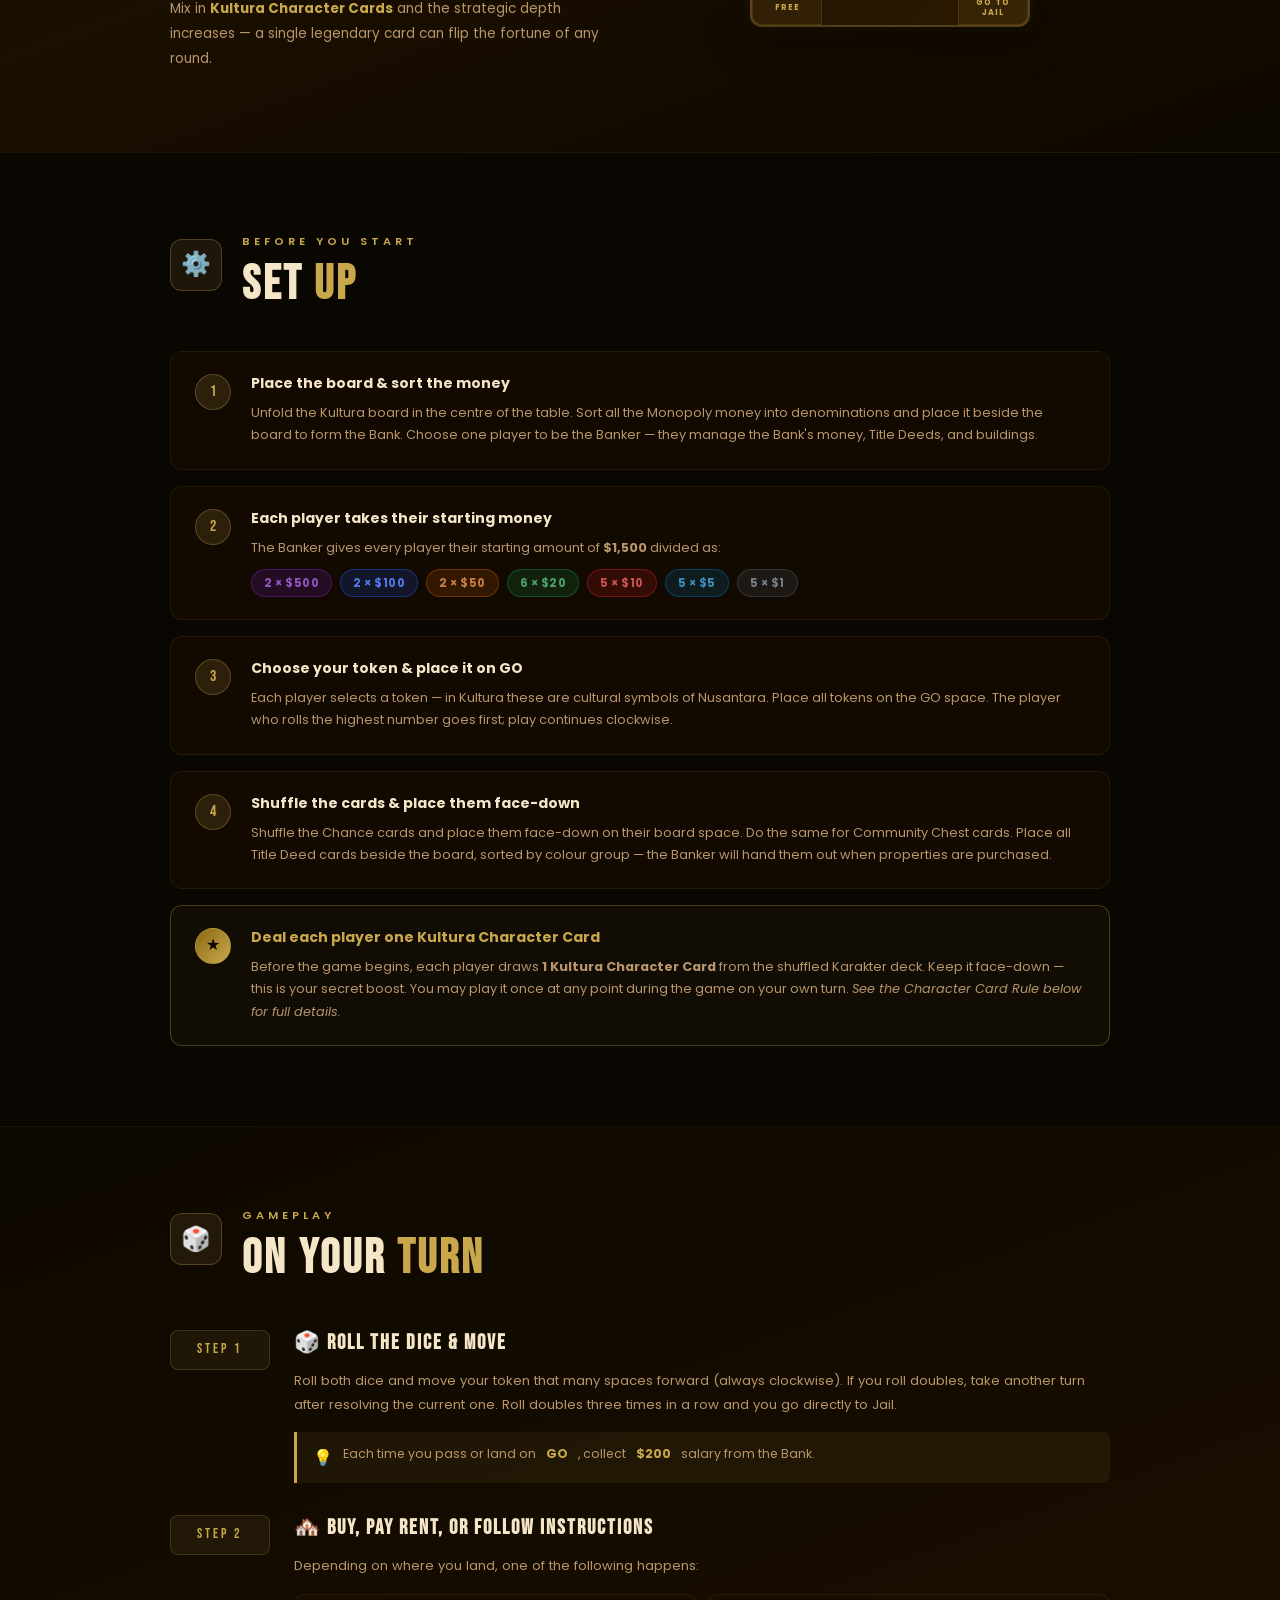
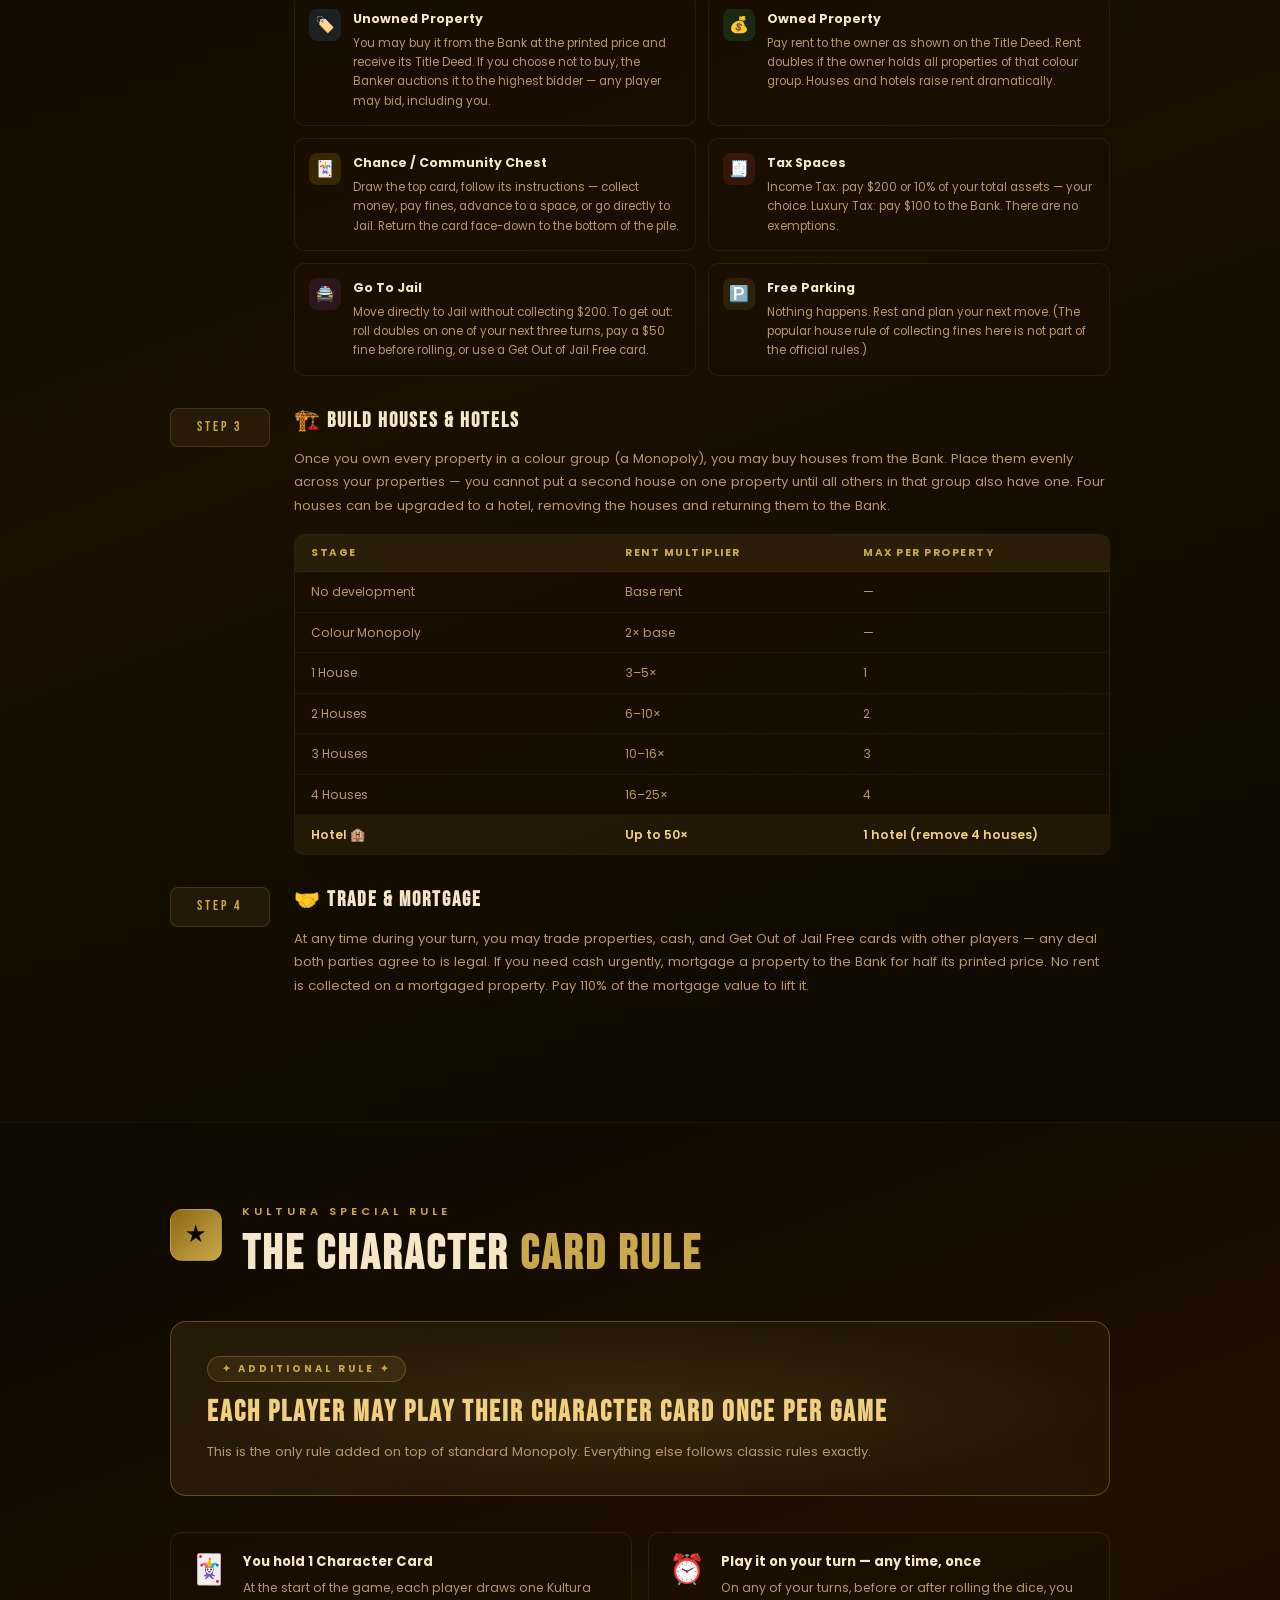
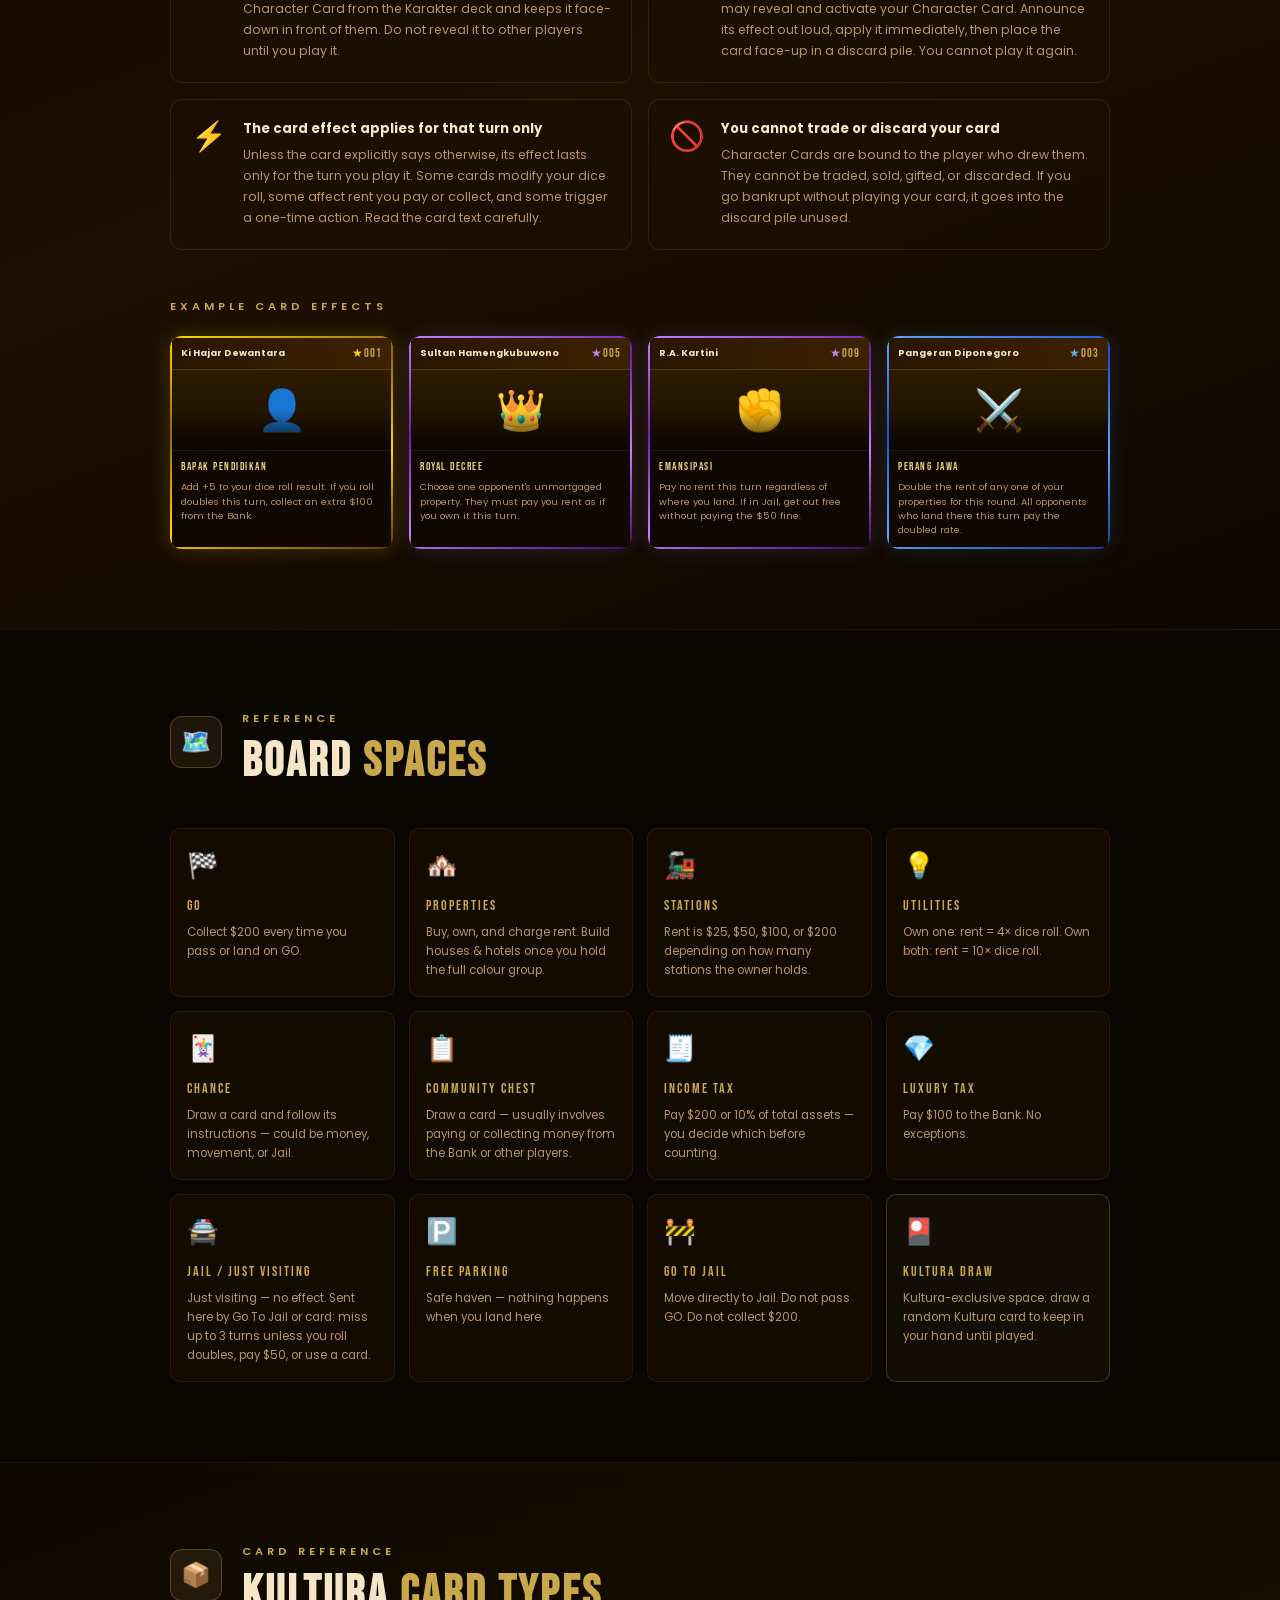
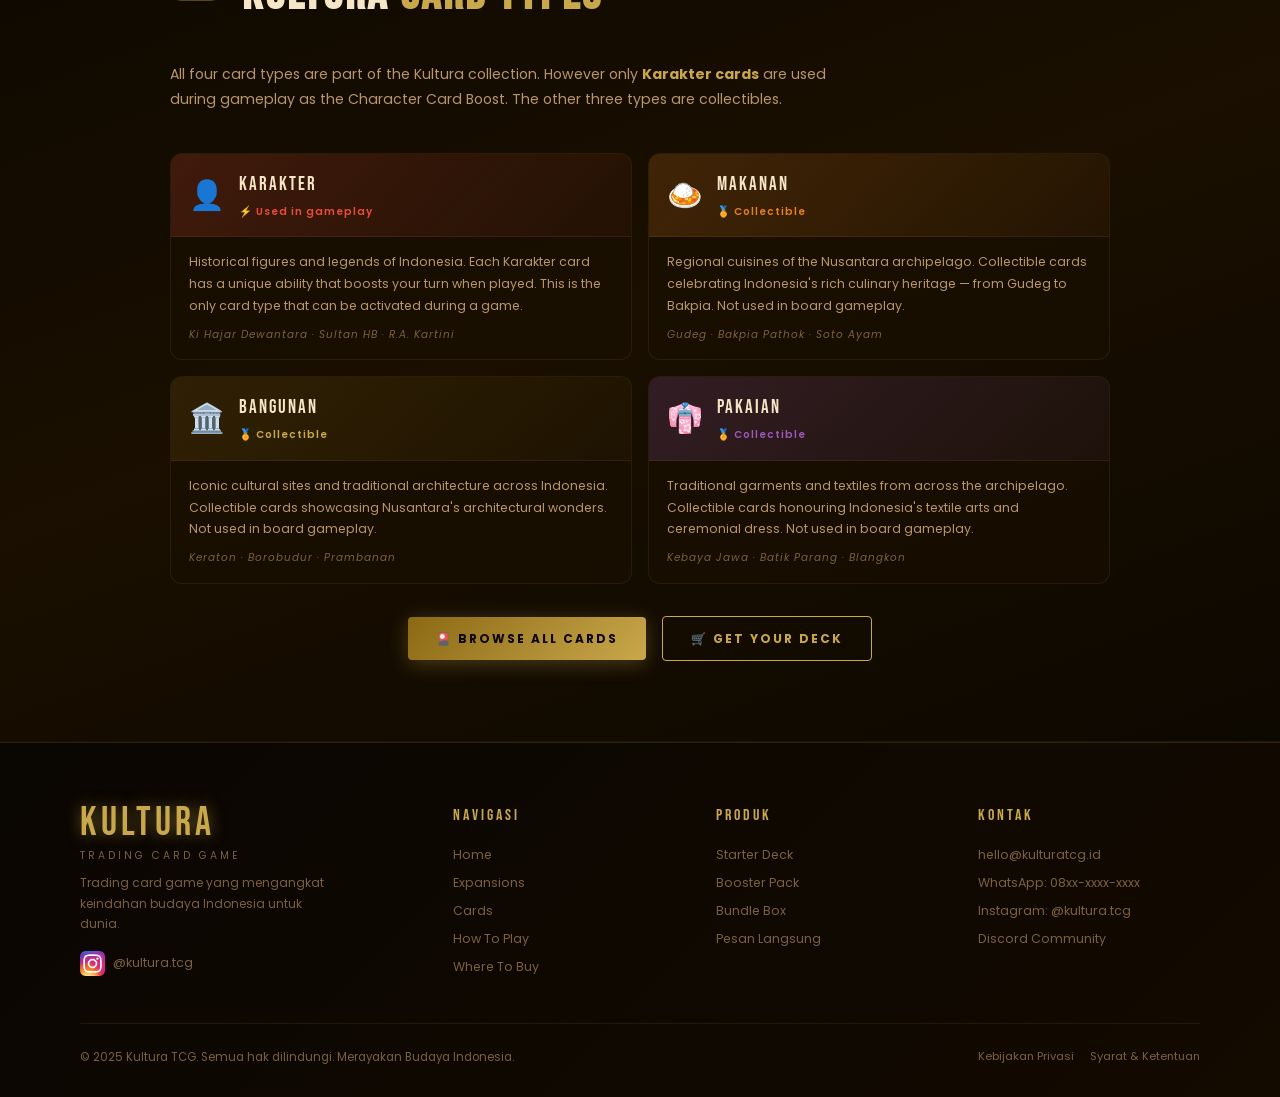
<file: how-to-play.html>
<!DOCTYPE html>
<html lang="en">
<head>
  <meta charset="UTF-8">
  <meta name="viewport" content="width=device-width, initial-scale=1.0">
  <title>How To Play - Kultura TCG</title>
  <link rel="stylesheet" href="style.css">
  <link rel="icon" type="image/png" href="./assets/images/logo.png">
  <link href="https://fonts.googleapis.com/css2?family=Poppins:wght@300;400;500;600;700&family=Bebas+Neue&family=Cinzel:wght@400;600;700&display=swap" rel="stylesheet">
</head>
<body>

<div id="loading-screen">
  <div class="loading-logo">KULTURA</div>
  <div class="loading-subtitle">How To Play</div>
  <div class="loading-bar-wrap"><div class="loading-bar"></div></div>
</div>

<!-- Navbar -->
<nav class="navbar">
  <a href="index.html" class="nav-logo">
    <div class="nav-logo-icon"><img src="./assets/images/logo.png" alt=""></div>
    <div>
      <div class="nav-logo-text">KULTURA</div>
      <div class="nav-logo-sub">Trading Card Game</div>
    </div>
  </a>
  <ul class="nav-links">
    <li><a href="index.html" class="nav-link">Home</a></li>
    <li><a href="expansions.html" class="nav-link">Expansions</a></li>
    <li><a href="cards.html" class="nav-link">Cards</a></li>
    <li><a href="how-to-play.html" class="nav-link active">How To Play</a></li>
    <li><a href="where-to-buy.html" class="nav-link">Where To Buy</a></li>
  </ul>
  <button class="nav-hamburger" aria-label="Menu"><span></span><span></span><span></span></button>
</nav>
<nav class="nav-mobile">
  <a href="index.html" class="nav-link">Home</a>
  <a href="expansions.html" class="nav-link">Expansions</a>
  <a href="cards.html" class="nav-link">Cards</a>
  <a href="how-to-play.html" class="nav-link active">How To Play</a>
  <a href="where-to-buy.html" class="nav-link">Where To Buy</a>
</nav>

<!-- ══════════════════════════════════════ -->
<!-- HERO -->
<!-- ══════════════════════════════════════ -->
<div class="page-hero htp-hero">
  <div class="htp-hero-bg"></div>
  <div class="page-hero-content">
    <div class="section-label">Game Rules</div>
    <h1 class="page-hero-title">How To <span>Play</span></h1>
    <p class="page-hero-desc">Kultura plays like classic Monopoly — with one powerful twist. Master the board, collect properties, and unleash your Character Card to dominate Nusantara.</p>
    <!-- Quick nav pills -->
    <div class="htp-quicknav">
      <a href="#how-to-win"   class="htp-pill">🏆 How To Win</a>
      <a href="#setup"        class="htp-pill">⚙️ Set Up</a>
      <a href="#your-turn"    class="htp-pill">🎲 Your Turn</a>
      <a href="#card-rule"    class="htp-pill">🎴 Card Boost Rule</a>
      <a href="#card-types"   class="htp-pill">📦 Card Types</a>
      <a href="#board-spaces" class="htp-pill">🗺️ Board Spaces</a>
    </div>
  </div>
</div>

<!-- ══════════════════════════════════════ -->
<!-- HOW TO WIN -->
<!-- ══════════════════════════════════════ -->
<section class="htp-section" id="how-to-win">
  <div class="htp-section-inner">
    <div class="htp-section-header reveal">
      <div class="htp-section-icon">🏆</div>
      <div>
        <div class="section-label">Objective</div>
        <h2 class="section-title">How To <span>Win</span></h2>
      </div>
    </div>

    <div class="htp-win-box reveal reveal-delay-1">
      <div class="htp-win-main">
        <div class="htp-win-icon">👑</div>
        <div>
          <div class="htp-win-title">Be the last player remaining with money</div>
          <p class="htp-win-desc">The goal is to be the wealthiest player. Buy properties, charge rent, and bankrupt your opponents. The last player who has not gone bankrupt wins the game.</p>
        </div>
      </div>
    </div>

    <div class="htp-rule-grid reveal reveal-delay-2">
      <div class="htp-rule-card">
        <div class="htp-rule-icon">💸</div>
        <div class="htp-rule-title">Bankruptcy</div>
        <p class="htp-rule-text">A player is bankrupt when they owe more money than they can raise by mortgaging or selling all their properties. They must hand everything to their creditor and leave the game.</p>
      </div>
      <div class="htp-rule-card">
        <div class="htp-rule-icon">🏘️</div>
        <div class="htp-rule-title">Monopoly</div>
        <p class="htp-rule-text">Own all properties of the same colour group to form a Monopoly. Only then can you start building houses and hotels to dramatically increase rent.</p>
      </div>
      <div class="htp-rule-card">
        <div class="htp-rule-icon">⏱️</div>
        <div class="htp-rule-title">Time Limit Variant</div>
        <p class="htp-rule-text">Agree on a time limit before starting. When time is up, count each player's total assets — cash plus property values. The wealthiest player wins.</p>
      </div>
    </div>
  </div>
</section>

<!-- ══════════════════════════════════════ -->
<!-- WHAT THE GAME IS ABOUT -->
<!-- ══════════════════════════════════════ -->
<section class="htp-section htp-alt" id="about-game">
  <div class="htp-section-inner">
    <div class="htp-section-header reveal">
      <div class="htp-section-icon">🗺️</div>
      <div>
        <div class="section-label">Overview</div>
        <h2 class="section-title">What The Game <span>Is About</span></h2>
      </div>
    </div>
    <div class="htp-about-grid reveal reveal-delay-1">
      <div class="htp-about-text">
        <p>Each player starts with the same amount of money. You take turns rolling dice and moving around the board. When you land on an unowned property you may buy it — otherwise it goes to auction.</p>
        <p>When an opponent lands on your property, they pay you rent. The rent rises sharply when you own all properties in a colour group and begin adding houses and hotels.</p>
        <p>Community Chest and Chance cards can reward or punish you. Taxes, fines, and the dreaded Go to Jail space keep every trip around the board unpredictable.</p>
        <p>Mix in <strong style="color:var(--gold)">Kultura Character Cards</strong> and the strategic depth increases — a single legendary card can flip the fortune of any round.</p>
      </div>
      <div class="htp-board-preview reveal reveal-delay-2">
        <div class="htp-board-visual">
          <div class="htp-board-corner">🏁<span>GO</span></div>
          <div class="htp-board-corner">🚔<span>JAIL</span></div>
          <div class="htp-board-corner">🅿️<span>FREE</span></div>
          <div class="htp-board-corner">🚧<span>GO TO<br>JAIL</span></div>
          <div class="htp-board-center">
            <div class="htp-board-logo">KULTURA</div>
            <div class="htp-board-sub">Nusantara Board</div>
            <div class="htp-board-dice">🎲🎲</div>
          </div>
        </div>
      </div>
    </div>
  </div>
</section>

<!-- ══════════════════════════════════════ -->
<!-- SET UP -->
<!-- ══════════════════════════════════════ -->
<section class="htp-section" id="setup">
  <div class="htp-section-inner">
    <div class="htp-section-header reveal">
      <div class="htp-section-icon">⚙️</div>
      <div>
        <div class="section-label">Before You Start</div>
        <h2 class="section-title">Set <span>Up</span></h2>
      </div>
    </div>

    <div class="htp-setup-steps">

      <div class="htp-setup-step reveal reveal-delay-1">
        <div class="htp-setup-num">1</div>
        <div class="htp-setup-body">
          <div class="htp-setup-title">Place the board &amp; sort the money</div>
          <p class="htp-setup-desc">Unfold the Kultura board in the centre of the table. Sort all the Monopoly money into denominations and place it beside the board to form the Bank. Choose one player to be the Banker — they manage the Bank's money, Title Deeds, and buildings.</p>
        </div>
      </div>

      <div class="htp-setup-step reveal reveal-delay-2">
        <div class="htp-setup-num">2</div>
        <div class="htp-setup-body">
          <div class="htp-setup-title">Each player takes their starting money</div>
          <p class="htp-setup-desc">The Banker gives every player their starting amount of <strong>$1,500</strong> divided as:</p>
          <div class="htp-money-grid">
            <div class="htp-money-chip" style="--mc:#6B21A8">2 × $500</div>
            <div class="htp-money-chip" style="--mc:#1D4ED8">2 × $100</div>
            <div class="htp-money-chip" style="--mc:#B45309">2 × $50</div>
            <div class="htp-money-chip" style="--mc:#15803D">6 × $20</div>
            <div class="htp-money-chip" style="--mc:#B91C1C">5 × $10</div>
            <div class="htp-money-chip" style="--mc:#0369A1">5 × $5</div>
            <div class="htp-money-chip" style="--mc:#4B5563">5 × $1</div>
          </div>
        </div>
      </div>

      <div class="htp-setup-step reveal reveal-delay-3">
        <div class="htp-setup-num">3</div>
        <div class="htp-setup-body">
          <div class="htp-setup-title">Choose your token &amp; place it on GO</div>
          <p class="htp-setup-desc">Each player selects a token — in Kultura these are cultural symbols of Nusantara. Place all tokens on the GO space. The player who rolls the highest number goes first; play continues clockwise.</p>
        </div>
      </div>

      <div class="htp-setup-step reveal reveal-delay-1">
        <div class="htp-setup-num">4</div>
        <div class="htp-setup-body">
          <div class="htp-setup-title">Shuffle the cards &amp; place them face-down</div>
          <p class="htp-setup-desc">Shuffle the Chance cards and place them face-down on their board space. Do the same for Community Chest cards. Place all Title Deed cards beside the board, sorted by colour group — the Banker will hand them out when properties are purchased.</p>
        </div>
      </div>

      <div class="htp-setup-step htp-setup-step-card reveal reveal-delay-2">
        <div class="htp-setup-num" style="background:linear-gradient(135deg,var(--gold-dark),var(--gold));color:var(--black);">★</div>
        <div class="htp-setup-body">
          <div class="htp-setup-title" style="color:var(--gold)">Deal each player one Kultura Character Card</div>
          <p class="htp-setup-desc">Before the game begins, each player draws <strong>1 Kultura Character Card</strong> from the shuffled Karakter deck. Keep it face-down — this is your secret boost. You may play it once at any point during the game on your own turn. <em>See the Character Card Rule below for full details.</em></p>
        </div>
      </div>

    </div>
  </div>
</section>

<!-- ══════════════════════════════════════ -->
<!-- YOUR TURN -->
<!-- ══════════════════════════════════════ -->
<section class="htp-section htp-alt" id="your-turn">
  <div class="htp-section-inner">
    <div class="htp-section-header reveal">
      <div class="htp-section-icon">🎲</div>
      <div>
        <div class="section-label">Gameplay</div>
        <h2 class="section-title">On Your <span>Turn</span></h2>
      </div>
    </div>

    <!-- Step 1 -->
    <div class="htp-turn-block reveal reveal-delay-1">
      <div class="htp-turn-num">Step 1</div>
      <div class="htp-turn-content">
        <h3 class="htp-turn-title">🎲 Roll the dice &amp; move</h3>
        <p class="htp-turn-desc">Roll both dice and move your token that many spaces forward (always clockwise). If you roll doubles, take another turn after resolving the current one. Roll doubles three times in a row and you go directly to Jail.</p>
        <div class="htp-callout">
          <span class="htp-callout-icon">💡</span>
          Each time you pass or land on <strong>GO</strong>, collect <strong>$200</strong> salary from the Bank.
        </div>
      </div>
    </div>

    <!-- Step 2 -->
    <div class="htp-turn-block reveal reveal-delay-2">
      <div class="htp-turn-num">Step 2</div>
      <div class="htp-turn-content">
        <h3 class="htp-turn-title">🏘️ Buy, pay rent, or follow instructions</h3>
        <p class="htp-turn-desc">Depending on where you land, one of the following happens:</p>
        <div class="htp-land-options">
          <div class="htp-land-item">
            <div class="htp-land-icon unowned">🏷️</div>
            <div>
              <div class="htp-land-title">Unowned Property</div>
              <p class="htp-land-text">You may buy it from the Bank at the printed price and receive its Title Deed. If you choose not to buy, the Banker auctions it to the highest bidder — any player may bid, including you.</p>
            </div>
          </div>
          <div class="htp-land-item">
            <div class="htp-land-icon owned">💰</div>
            <div>
              <div class="htp-land-title">Owned Property</div>
              <p class="htp-land-text">Pay rent to the owner as shown on the Title Deed. Rent doubles if the owner holds all properties of that colour group. Houses and hotels raise rent dramatically.</p>
            </div>
          </div>
          <div class="htp-land-item">
            <div class="htp-land-icon chance">🃏</div>
            <div>
              <div class="htp-land-title">Chance / Community Chest</div>
              <p class="htp-land-text">Draw the top card, follow its instructions — collect money, pay fines, advance to a space, or go directly to Jail. Return the card face-down to the bottom of the pile.</p>
            </div>
          </div>
          <div class="htp-land-item">
            <div class="htp-land-icon tax">🧾</div>
            <div>
              <div class="htp-land-title">Tax Spaces</div>
              <p class="htp-land-text">Income Tax: pay $200 or 10% of your total assets — your choice. Luxury Tax: pay $100 to the Bank. There are no exemptions.</p>
            </div>
          </div>
          <div class="htp-land-item">
            <div class="htp-land-icon jail">🚔</div>
            <div>
              <div class="htp-land-title">Go To Jail</div>
              <p class="htp-land-text">Move directly to Jail without collecting $200. To get out: roll doubles on one of your next three turns, pay a $50 fine before rolling, or use a Get Out of Jail Free card.</p>
            </div>
          </div>
          <div class="htp-land-item">
            <div class="htp-land-icon free">🅿️</div>
            <div>
              <div class="htp-land-title">Free Parking</div>
              <p class="htp-land-text">Nothing happens. Rest and plan your next move. (The popular house rule of collecting fines here is not part of the official rules.)</p>
            </div>
          </div>
        </div>
      </div>
    </div>

    <!-- Step 3 -->
    <div class="htp-turn-block reveal reveal-delay-3">
      <div class="htp-turn-num">Step 3</div>
      <div class="htp-turn-content">
        <h3 class="htp-turn-title">🏗️ Build houses &amp; hotels</h3>
        <p class="htp-turn-desc">Once you own every property in a colour group (a Monopoly), you may buy houses from the Bank. Place them evenly across your properties — you cannot put a second house on one property until all others in that group also have one. Four houses can be upgraded to a hotel, removing the houses and returning them to the Bank.</p>
        <div class="htp-build-table">
          <div class="htp-build-row header">
            <span>Stage</span><span>Rent Multiplier</span><span>Max Per Property</span>
          </div>
          <div class="htp-build-row">
            <span>No development</span><span>Base rent</span><span>—</span>
          </div>
          <div class="htp-build-row">
            <span>Colour Monopoly</span><span>2× base</span><span>—</span>
          </div>
          <div class="htp-build-row">
            <span>1 House</span><span>3–5×</span><span>1</span>
          </div>
          <div class="htp-build-row">
            <span>2 Houses</span><span>6–10×</span><span>2</span>
          </div>
          <div class="htp-build-row">
            <span>3 Houses</span><span>10–16×</span><span>3</span>
          </div>
          <div class="htp-build-row">
            <span>4 Houses</span><span>16–25×</span><span>4</span>
          </div>
          <div class="htp-build-row highlight-row">
            <span>Hotel 🏨</span><span>Up to 50×</span><span>1 hotel (remove 4 houses)</span>
          </div>
        </div>
      </div>
    </div>

    <!-- Step 4 -->
    <div class="htp-turn-block reveal reveal-delay-1">
      <div class="htp-turn-num">Step 4</div>
      <div class="htp-turn-content">
        <h3 class="htp-turn-title">🤝 Trade &amp; mortgage</h3>
        <p class="htp-turn-desc">At any time during your turn, you may trade properties, cash, and Get Out of Jail Free cards with other players — any deal both parties agree to is legal. If you need cash urgently, mortgage a property to the Bank for half its printed price. No rent is collected on a mortgaged property. Pay 110% of the mortgage value to lift it.</p>
      </div>
    </div>

  </div>
</section>

<!-- ══════════════════════════════════════ -->
<!-- ★ KULTURA CARD BOOST RULE ★ -->
<!-- ══════════════════════════════════════ -->
<section class="htp-section htp-card-rule-section" id="card-rule">
  <div class="htp-section-inner">
    <div class="htp-section-header reveal">
      <div class="htp-section-icon" style="background:linear-gradient(135deg,var(--gold-dark),var(--gold));color:var(--black);">★</div>
      <div>
        <div class="section-label" style="color:var(--gold)">Kultura Special Rule</div>
        <h2 class="section-title">The Character <span>Card Rule</span></h2>
      </div>
    </div>

    <div class="htp-card-rule-banner reveal reveal-delay-1">
      <div class="htp-card-rule-glow"></div>
      <div class="htp-card-rule-body">
        <div class="htp-card-rule-badge">✦ ADDITIONAL RULE ✦</div>
        <h3 class="htp-card-rule-headline">Each player may play their Character Card ONCE per game</h3>
        <p class="htp-card-rule-sub">This is the only rule added on top of standard Monopoly. Everything else follows classic rules exactly.</p>
      </div>
    </div>

    <div class="htp-card-rule-steps">

      <div class="htp-crs-item reveal reveal-delay-1">
        <div class="htp-crs-icon">🃏</div>
        <div>
          <div class="htp-crs-title">You hold 1 Character Card</div>
          <p class="htp-crs-text">At the start of the game, each player draws one Kultura Character Card from the Karakter deck and keeps it face-down in front of them. Do not reveal it to other players until you play it.</p>
        </div>
      </div>

      <div class="htp-crs-item reveal reveal-delay-2">
        <div class="htp-crs-icon">⏰</div>
        <div>
          <div class="htp-crs-title">Play it on your turn — any time, once</div>
          <p class="htp-crs-text">On any of your turns, before or after rolling the dice, you may reveal and activate your Character Card. Announce its effect out loud, apply it immediately, then place the card face-up in a discard pile. You cannot play it again.</p>
        </div>
      </div>

      <div class="htp-crs-item reveal reveal-delay-3">
        <div class="htp-crs-icon">⚡</div>
        <div>
          <div class="htp-crs-title">The card effect applies for that turn only</div>
          <p class="htp-crs-text">Unless the card explicitly says otherwise, its effect lasts only for the turn you play it. Some cards modify your dice roll, some affect rent you pay or collect, and some trigger a one-time action. Read the card text carefully.</p>
        </div>
      </div>

      <div class="htp-crs-item reveal reveal-delay-1">
        <div class="htp-crs-icon">🚫</div>
        <div>
          <div class="htp-crs-title">You cannot trade or discard your card</div>
          <p class="htp-crs-text">Character Cards are bound to the player who drew them. They cannot be traded, sold, gifted, or discarded. If you go bankrupt without playing your card, it goes into the discard pile unused.</p>
        </div>
      </div>

    </div>

    <!-- Example cards -->
    <div class="reveal reveal-delay-2" style="margin-top:48px;">
      <div class="section-label" style="margin-bottom:20px;">Example Card Effects</div>
      <div class="htp-example-cards">

        <div class="htp-ex-card legendary">
          <div class="htp-ex-card-header">
            <span class="htp-ex-card-name">Ki Hajar Dewantara</span>
            <span class="htp-ex-card-num"><span style="color:#FFD700">★</span>001</span>
          </div>
          <div class="htp-ex-card-art">👤</div>
          <div class="htp-ex-card-footer">
            <div class="htp-ex-card-ability">BAPAK PENDIDIKAN</div>
            <div class="htp-ex-card-effect">Add +5 to your dice roll result. If you roll doubles this turn, collect an extra $100 from the Bank.</div>
          </div>
        </div>

        <div class="htp-ex-card epic">
          <div class="htp-ex-card-header">
            <span class="htp-ex-card-name">Sultan Hamengkubuwono</span>
            <span class="htp-ex-card-num"><span style="color:#C084FC">★</span>005</span>
          </div>
          <div class="htp-ex-card-art">👑</div>
          <div class="htp-ex-card-footer">
            <div class="htp-ex-card-ability">ROYAL DECREE</div>
            <div class="htp-ex-card-effect">Choose one opponent's unmortgaged property. They must pay you rent as if you own it this turn.</div>
          </div>
        </div>

        <div class="htp-ex-card epic">
          <div class="htp-ex-card-header">
            <span class="htp-ex-card-name">R.A. Kartini</span>
            <span class="htp-ex-card-num"><span style="color:#C084FC">★</span>009</span>
          </div>
          <div class="htp-ex-card-art">✊</div>
          <div class="htp-ex-card-footer">
            <div class="htp-ex-card-ability">EMANSIPASI</div>
            <div class="htp-ex-card-effect">Pay no rent this turn regardless of where you land. If in Jail, get out free without paying the $50 fine.</div>
          </div>
        </div>

        <div class="htp-ex-card rare">
          <div class="htp-ex-card-header">
            <span class="htp-ex-card-name">Pangeran Diponegoro</span>
            <span class="htp-ex-card-num"><span style="color:#60A5FA">★</span>003</span>
          </div>
          <div class="htp-ex-card-art">⚔️</div>
          <div class="htp-ex-card-footer">
            <div class="htp-ex-card-ability">PERANG JAWA</div>
            <div class="htp-ex-card-effect">Double the rent of any one of your properties for this round. All opponents who land there this turn pay the doubled rate.</div>
          </div>
        </div>

      </div>
    </div>

  </div>
</section>

<!-- ══════════════════════════════════════ -->
<!-- BOARD SPACES -->
<!-- ══════════════════════════════════════ -->
<section class="htp-section" id="board-spaces">
  <div class="htp-section-inner">
    <div class="htp-section-header reveal">
      <div class="htp-section-icon">🗺️</div>
      <div>
        <div class="section-label">Reference</div>
        <h2 class="section-title">Board <span>Spaces</span></h2>
      </div>
    </div>

    <div class="htp-spaces-grid">
      <div class="htp-space-card reveal reveal-delay-1">
        <div class="htp-space-icon">🏁</div>
        <div class="htp-space-name">GO</div>
        <p class="htp-space-desc">Collect $200 every time you pass or land on GO.</p>
      </div>
      <div class="htp-space-card reveal reveal-delay-2">
        <div class="htp-space-icon">🏘️</div>
        <div class="htp-space-name">Properties</div>
        <p class="htp-space-desc">Buy, own, and charge rent. Build houses &amp; hotels once you hold the full colour group.</p>
      </div>
      <div class="htp-space-card reveal reveal-delay-3">
        <div class="htp-space-icon">🚂</div>
        <div class="htp-space-name">Stations</div>
        <p class="htp-space-desc">Rent is $25, $50, $100, or $200 depending on how many stations the owner holds.</p>
      </div>
      <div class="htp-space-card reveal reveal-delay-1">
        <div class="htp-space-icon">💡</div>
        <div class="htp-space-name">Utilities</div>
        <p class="htp-space-desc">Own one: rent = 4× dice roll. Own both: rent = 10× dice roll.</p>
      </div>
      <div class="htp-space-card reveal reveal-delay-2">
        <div class="htp-space-icon">🃏</div>
        <div class="htp-space-name">Chance</div>
        <p class="htp-space-desc">Draw a card and follow its instructions — could be money, movement, or Jail.</p>
      </div>
      <div class="htp-space-card reveal reveal-delay-3">
        <div class="htp-space-icon">📋</div>
        <div class="htp-space-name">Community Chest</div>
        <p class="htp-space-desc">Draw a card — usually involves paying or collecting money from the Bank or other players.</p>
      </div>
      <div class="htp-space-card reveal reveal-delay-1">
        <div class="htp-space-icon">🧾</div>
        <div class="htp-space-name">Income Tax</div>
        <p class="htp-space-desc">Pay $200 or 10% of total assets — you decide which before counting.</p>
      </div>
      <div class="htp-space-card reveal reveal-delay-2">
        <div class="htp-space-icon">💎</div>
        <div class="htp-space-name">Luxury Tax</div>
        <p class="htp-space-desc">Pay $100 to the Bank. No exceptions.</p>
      </div>
      <div class="htp-space-card reveal reveal-delay-3">
        <div class="htp-space-icon">🚔</div>
        <div class="htp-space-name">Jail / Just Visiting</div>
        <p class="htp-space-desc">Just visiting — no effect. Sent here by Go To Jail or card: miss up to 3 turns unless you roll doubles, pay $50, or use a card.</p>
      </div>
      <div class="htp-space-card reveal reveal-delay-1">
        <div class="htp-space-icon">🅿️</div>
        <div class="htp-space-name">Free Parking</div>
        <p class="htp-space-desc">Safe haven — nothing happens when you land here.</p>
      </div>
      <div class="htp-space-card reveal reveal-delay-2">
        <div class="htp-space-icon">🚧</div>
        <div class="htp-space-name">Go To Jail</div>
        <p class="htp-space-desc">Move directly to Jail. Do not pass GO. Do not collect $200.</p>
      </div>
      <div class="htp-space-card htp-space-card-kultura reveal reveal-delay-3">
        <div class="htp-space-icon">🎴</div>
        <div class="htp-space-name">Kultura Draw</div>
        <p class="htp-space-desc">Kultura-exclusive space: draw a random Kultura card to keep in your hand until played.</p>
      </div>
    </div>
  </div>
</section>

<!-- ══════════════════════════════════════ -->
<!-- CARD TYPES REFERENCE -->
<!-- ══════════════════════════════════════ -->
<section class="htp-section htp-alt" id="card-types">
  <div class="htp-section-inner">
    <div class="htp-section-header reveal">
      <div class="htp-section-icon">📦</div>
      <div>
        <div class="section-label">Card Reference</div>
        <h2 class="section-title">Kultura <span>Card Types</span></h2>
      </div>
    </div>
    <p style="font-size:0.88rem;color:var(--text-secondary);line-height:1.8;max-width:700px;margin-bottom:40px;" class="reveal reveal-delay-1">All four card types are part of the Kultura collection. However only <strong style="color:var(--gold)">Karakter cards</strong> are used during gameplay as the Character Card Boost. The other three types are collectibles.</p>

    <div class="htp-cardtype-grid">
      <div class="htp-cardtype reveal reveal-delay-1">
        <div class="htp-cardtype-header" style="background:linear-gradient(135deg,rgba(231,76,60,0.2),rgba(231,76,60,0.05));">
          <div class="htp-cardtype-icon">👤</div>
          <div>
            <div class="htp-cardtype-name">Karakter</div>
            <div class="htp-cardtype-tag" style="color:#E74C3C;">⚡ Used in gameplay</div>
          </div>
        </div>
        <p class="htp-cardtype-desc">Historical figures and legends of Indonesia. Each Karakter card has a unique ability that boosts your turn when played. This is the only card type that can be activated during a game.</p>
        <div class="htp-cardtype-examples">Ki Hajar Dewantara · Sultan HB · R.A. Kartini</div>
      </div>

      <div class="htp-cardtype reveal reveal-delay-2">
        <div class="htp-cardtype-header" style="background:linear-gradient(135deg,rgba(230,126,34,0.2),rgba(230,126,34,0.05));">
          <div class="htp-cardtype-icon">🍛</div>
          <div>
            <div class="htp-cardtype-name">Makanan</div>
            <div class="htp-cardtype-tag" style="color:#E67E22;">🏅 Collectible</div>
          </div>
        </div>
        <p class="htp-cardtype-desc">Regional cuisines of the Nusantara archipelago. Collectible cards celebrating Indonesia's rich culinary heritage — from Gudeg to Bakpia. Not used in board gameplay.</p>
        <div class="htp-cardtype-examples">Gudeg · Bakpia Pathok · Soto Ayam</div>
      </div>

      <div class="htp-cardtype reveal reveal-delay-3">
        <div class="htp-cardtype-header" style="background:linear-gradient(135deg,rgba(139,105,20,0.2),rgba(139,105,20,0.05));">
          <div class="htp-cardtype-icon">🏛️</div>
          <div>
            <div class="htp-cardtype-name">Bangunan</div>
            <div class="htp-cardtype-tag" style="color:#C9A84C;">🏅 Collectible</div>
          </div>
        </div>
        <p class="htp-cardtype-desc">Iconic cultural sites and traditional architecture across Indonesia. Collectible cards showcasing Nusantara's architectural wonders. Not used in board gameplay.</p>
        <div class="htp-cardtype-examples">Keraton · Borobudur · Prambanan</div>
      </div>

      <div class="htp-cardtype reveal reveal-delay-1">
        <div class="htp-cardtype-header" style="background:linear-gradient(135deg,rgba(155,89,182,0.2),rgba(155,89,182,0.05));">
          <div class="htp-cardtype-icon">👘</div>
          <div>
            <div class="htp-cardtype-name">Pakaian</div>
            <div class="htp-cardtype-tag" style="color:#9B59B6;">🏅 Collectible</div>
          </div>
        </div>
        <p class="htp-cardtype-desc">Traditional garments and textiles from across the archipelago. Collectible cards honouring Indonesia's textile arts and ceremonial dress. Not used in board gameplay.</p>
        <div class="htp-cardtype-examples">Kebaya Jawa · Batik Parang · Blangkon</div>
      </div>
    </div>

    <div style="margin-top:32px;text-align:center;" class="reveal reveal-delay-2">
      <a href="cards.html" class="btn btn-primary">🎴 Browse All Cards</a>
      <a href="where-to-buy.html" class="btn btn-outline" style="margin-left:12px;">🛒 Get Your Deck</a>
    </div>
  </div>
</section>

<!-- Footer -->
<footer class="footer">
  <div class="footer-grid">
    <div class="footer-brand">
      <div class="nav-logo-text">KULTURA</div>
      <div class="nav-logo-sub" style="letter-spacing:3px;color:var(--text-muted);font-size:0.65rem;">Trading Card Game</div>
      <p class="footer-tagline">Trading card game yang mengangkat keindahan budaya Indonesia untuk dunia.</p>
      <div class="footer-social">
        <a href="https://www.instagram.com/kultura.tcg/" 
          target="_blank" 
          class="instagram-link">
            <img src="./assets/images/instagram.png" alt="Instagram Logo"><span>@kultura.tcg</span>
        </a>
      </div>
    </div>
    <div>
      <div class="footer-col-title">Navigasi</div>
      <div class="footer-links">
        <a href="index.html">Home</a>
        <a href="expansions.html">Expansions</a>
        <a href="cards.html">Cards</a>
        <a href="how-to-play.html">How To Play</a>
        <a href="where-to-buy.html">Where To Buy</a>
      </div>
    </div>
    <div>
      <div class="footer-col-title">Produk</div>
      <div class="footer-links">
        <a href="where-to-buy.html">Starter Deck</a>
        <a href="where-to-buy.html">Booster Pack</a>
        <a href="where-to-buy.html">Bundle Box</a>
        <a href="where-to-buy.html#order-section">Pesan Langsung</a>
      </div>
    </div>
    <div>
      <div class="footer-col-title">Kontak</div>
      <div class="footer-links">
        <a href="mailto:hello@kulturatcg.id">hello@kulturatcg.id</a>
        <a href="#">WhatsApp: 08xx-xxxx-xxxx</a>
        <a href="#">Instagram: @kultura.tcg</a>
        <a href="#">Discord Community</a>
      </div>
    </div>
  </div>
  <div class="footer-bottom">
    <span>© 2025 Kultura TCG. Semua hak dilindungi. Merayakan Budaya Indonesia.</span>
    <span style="display:flex;gap:16px;">
      <a href="#" style="color:var(--text-muted);font-size:0.7rem;">Kebijakan Privasi</a>
      <a href="#" style="color:var(--text-muted);font-size:0.7rem;">Syarat & Ketentuan</a>
    </span>
  </div>
</footer>

<script src="script.js"></script>
</body>
</html>
</file>
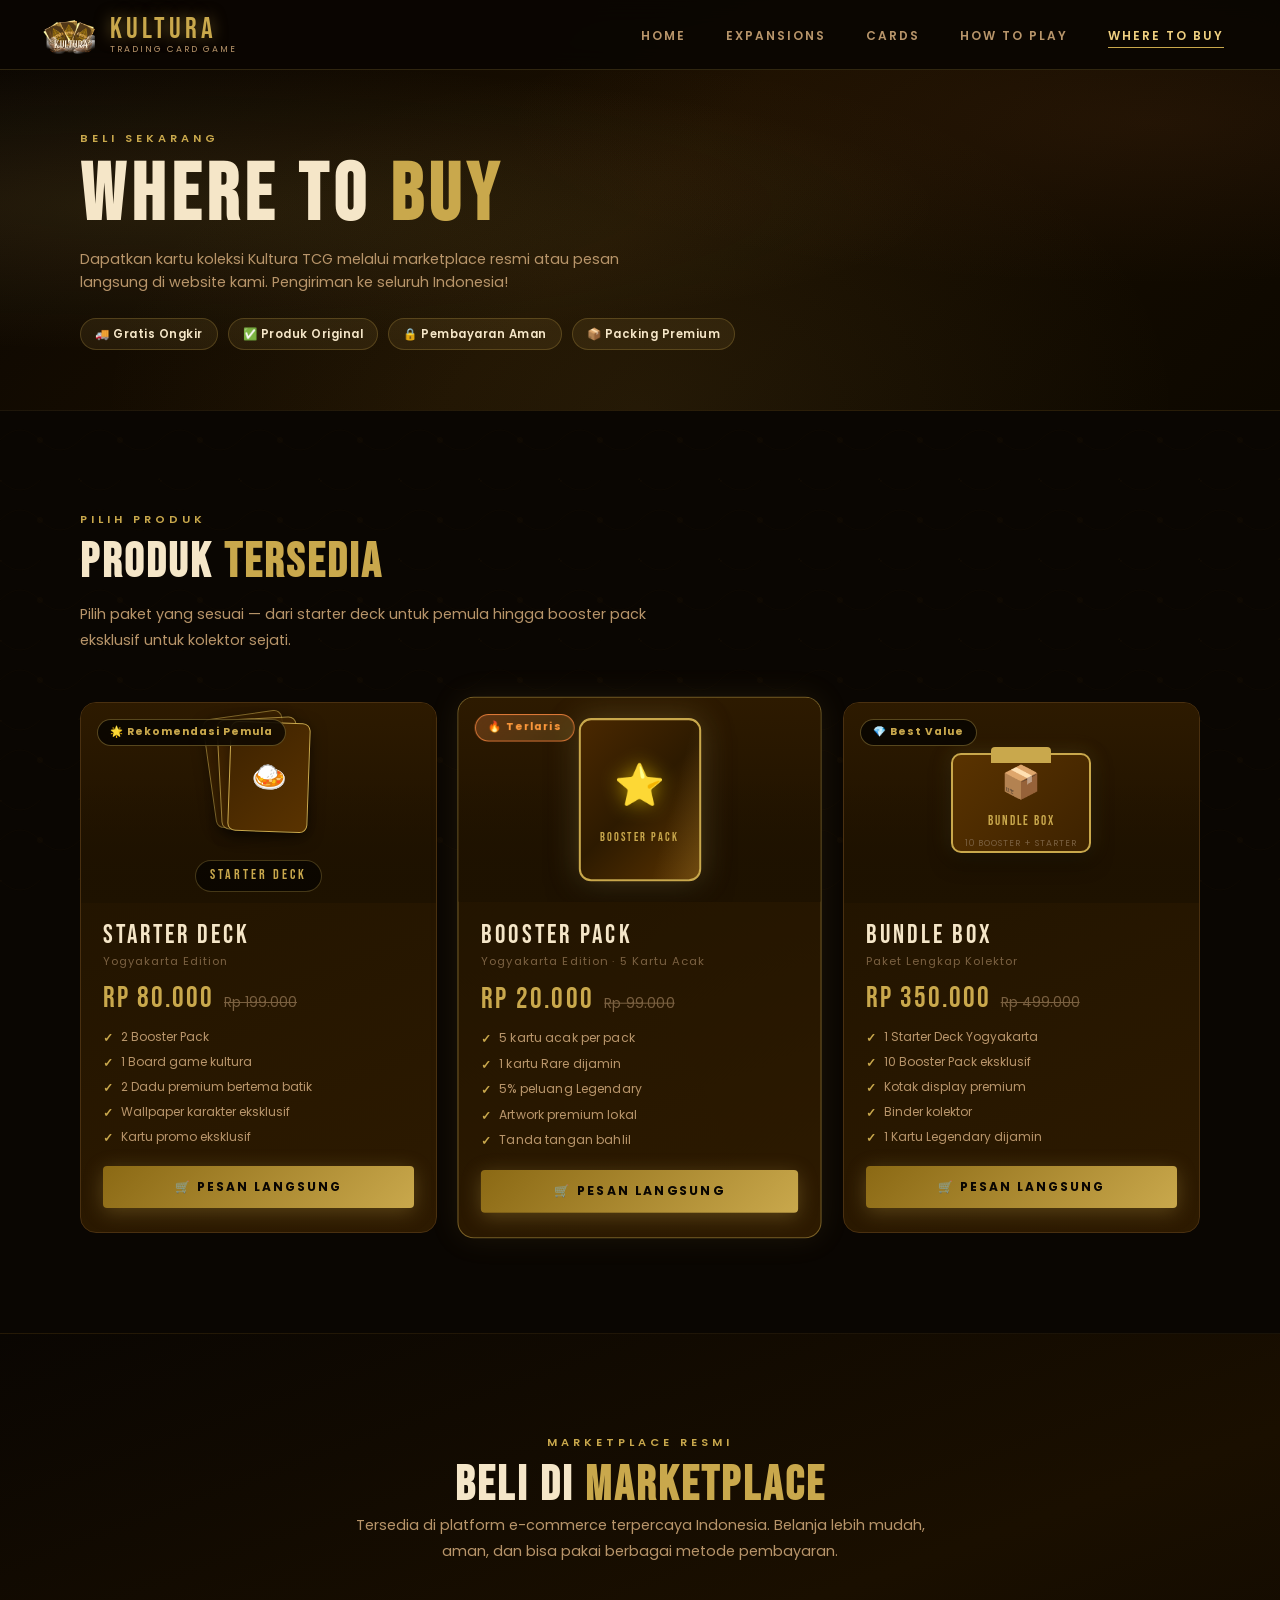
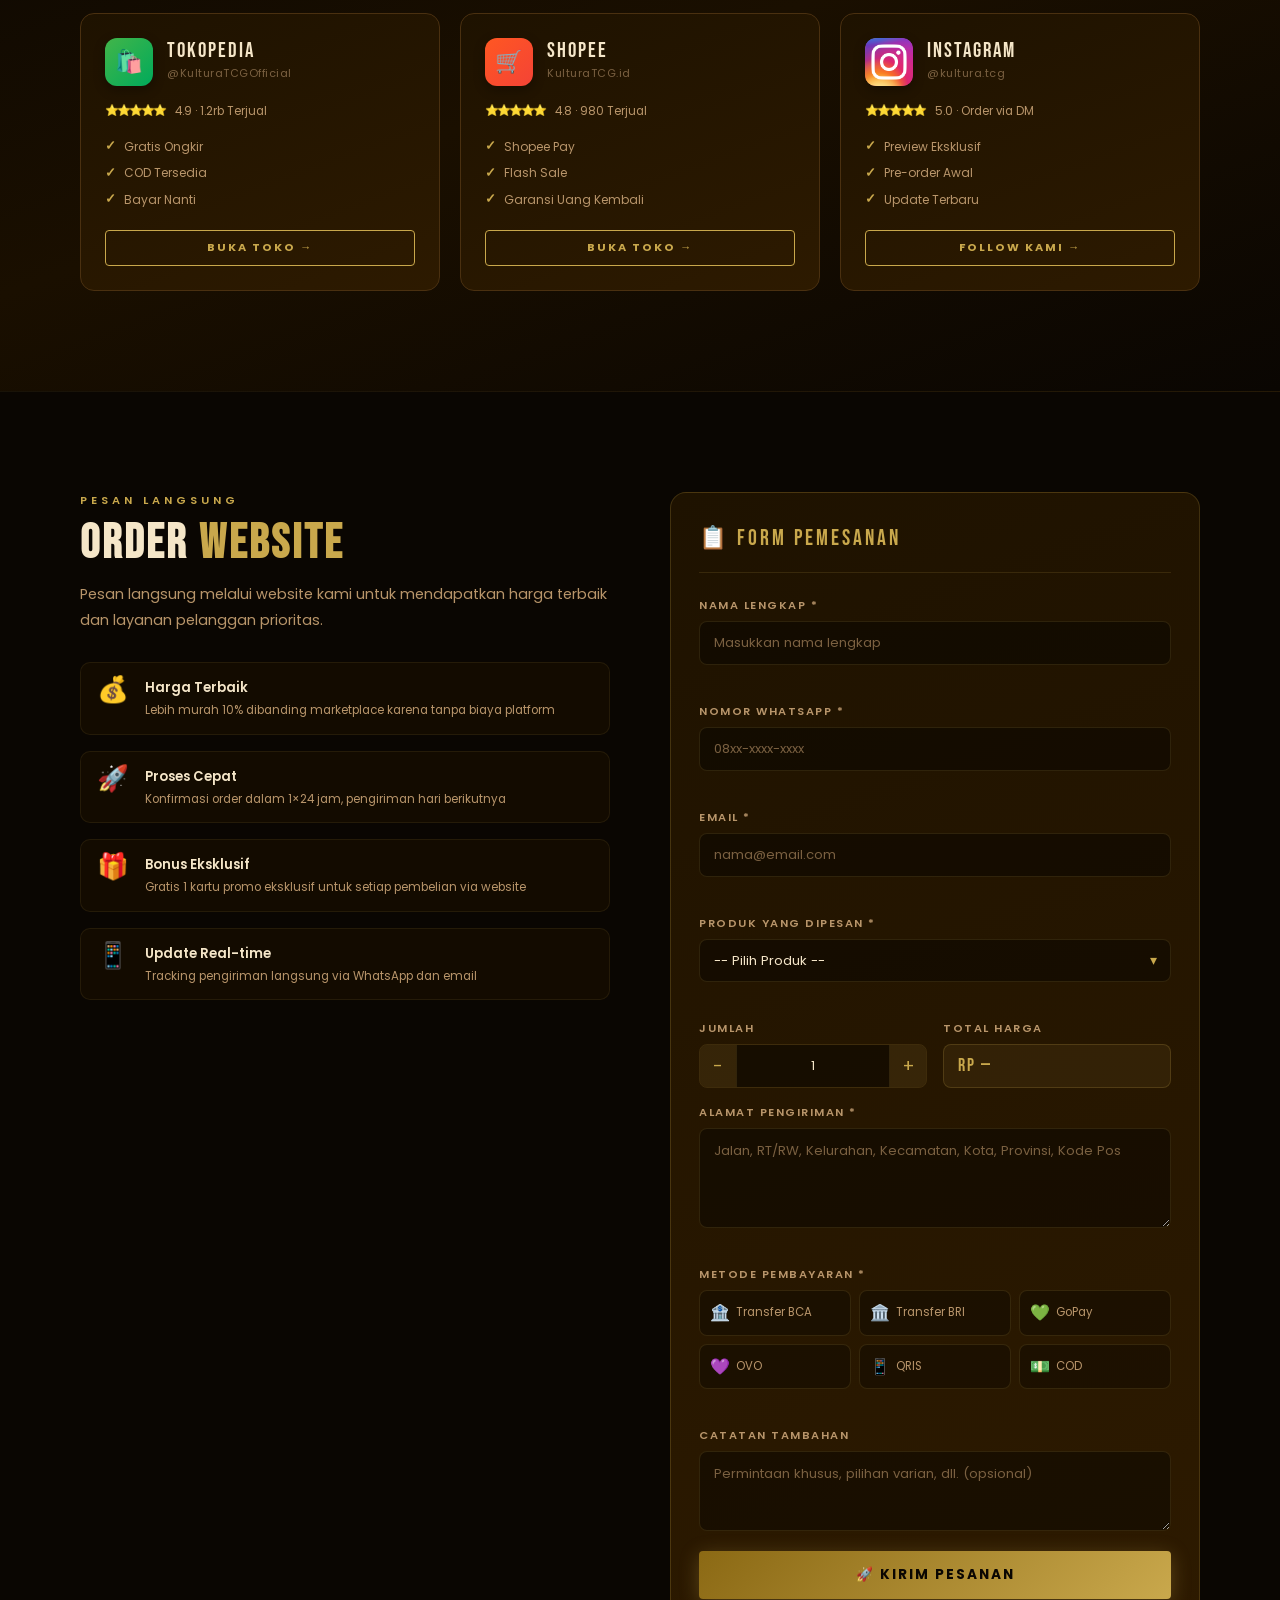
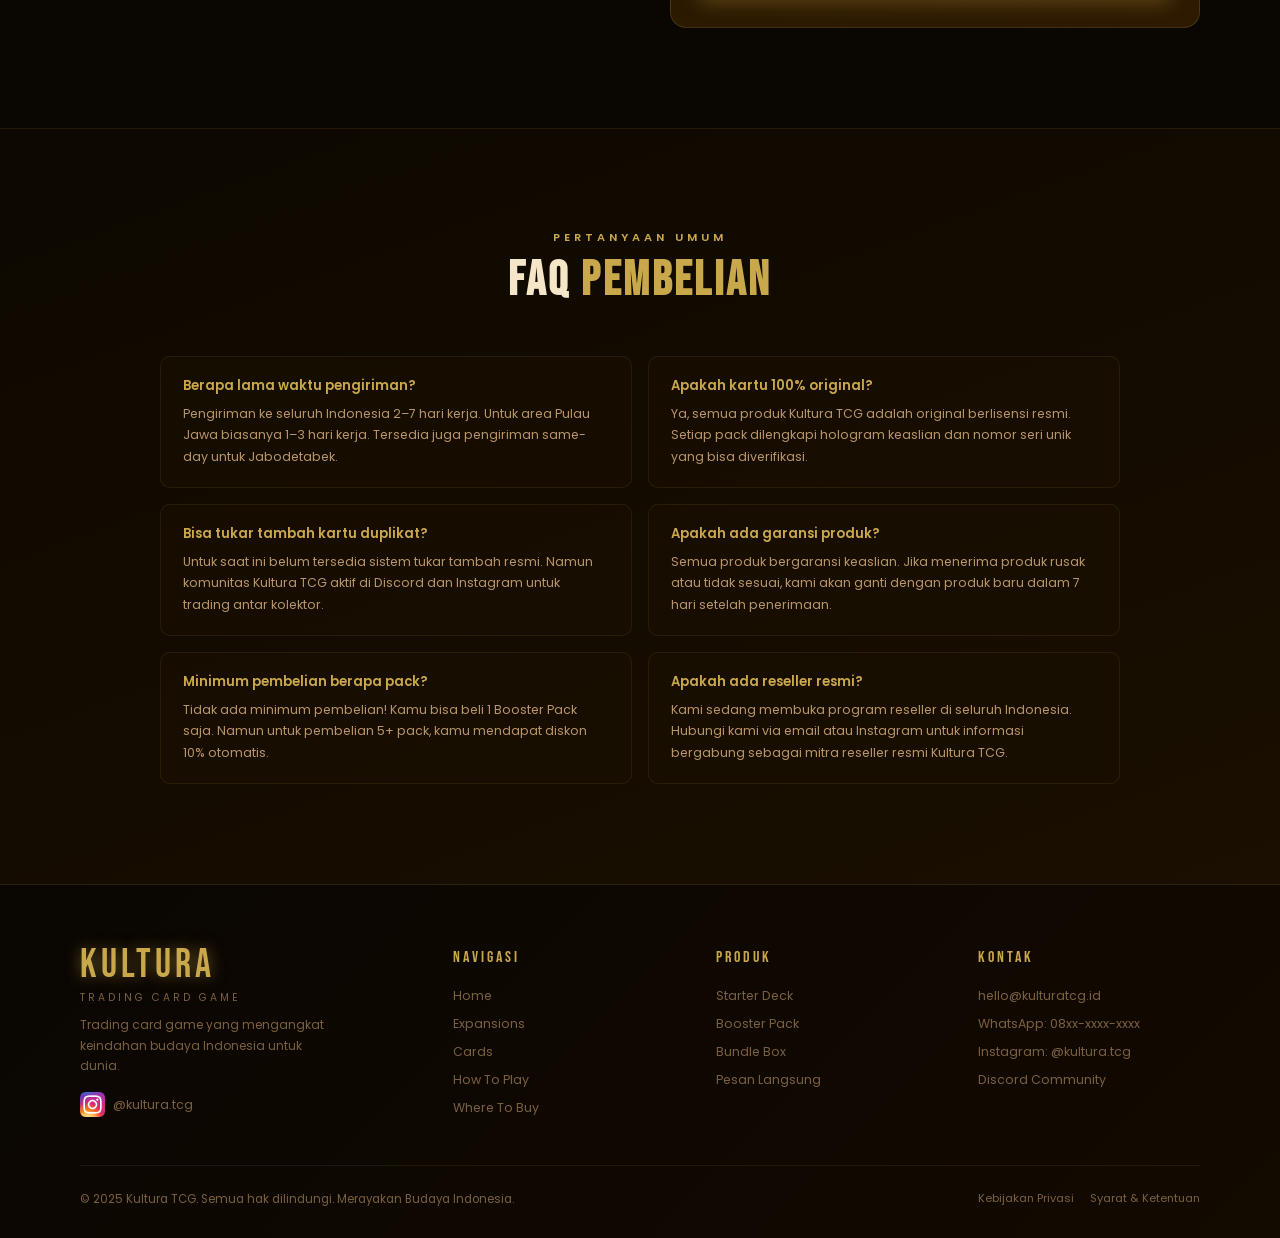
<file: where-to-buy.html>
<!DOCTYPE html>
<html lang="id">
<head>
  <meta charset="UTF-8">
  <meta name="viewport" content="width=device-width, initial-scale=1.0">
  <title>Where To Buy - Kultura TCG</title>
  <link rel="stylesheet" href="style.css">
  <link rel="icon" type="image/png" href="./assets/images/logo.png">
  <link href="https://fonts.googleapis.com/css2?family=Poppins:wght@300;400;500;600;700&family=Bebas+Neue&family=Cinzel:wght@400;600;700&display=swap" rel="stylesheet">
</head>
<body>

<div id="loading-screen">
  <div class="loading-logo">KULTURA</div>
  <div class="loading-subtitle">Where To Buy</div>
  <div class="loading-bar-wrap"><div class="loading-bar"></div></div>
</div>

<!-- Navbar -->
<nav class="navbar">
  <a href="index.html" class="nav-logo">
    <div class="nav-logo-icon"><img src="./assets/images/logo.png" alt=""></div>
    <div>
      <div class="nav-logo-text">KULTURA</div>
      <div class="nav-logo-sub">Trading Card Game</div>
    </div>
  </a>
  <ul class="nav-links">
    <li><a href="index.html" class="nav-link">Home</a></li>
    <li><a href="expansions.html" class="nav-link">Expansions</a></li>
    <li><a href="cards.html" class="nav-link">Cards</a></li>
    <li><a href="how-to-play.html" class="nav-link">How To Play</a></li>
    <li><a href="where-to-buy.html" class="nav-link active">Where To Buy</a></li>
  </ul>
  <button class="nav-hamburger" aria-label="Menu"><span></span><span></span><span></span></button>
</nav>

<nav class="nav-mobile">
  <a href="index.html" class="nav-link">Home</a>
  <a href="expansions.html" class="nav-link">Expansions</a>
  <a href="cards.html" class="nav-link">Cards</a>
  <a href="how-to-play.html" class="nav-link">How To Play</a>
  <a href="where-to-buy.html" class="nav-link active">Where To Buy</a>
</nav>

<!-- Page Hero -->
<div class="page-hero wtb-hero">
  <div class="wtb-hero-particles"></div>
  <div class="page-hero-content">
    <div class="section-label">Beli Sekarang</div>
    <h1 class="page-hero-title">Where To <span>Buy</span></h1>
    <p class="page-hero-desc">Dapatkan kartu koleksi Kultura TCG melalui marketplace resmi atau pesan langsung di website kami. Pengiriman ke seluruh Indonesia!</p>
    <div class="wtb-hero-badges">
      <div class="wtb-hero-badge">🚚 Gratis Ongkir</div>
      <div class="wtb-hero-badge">✅ Produk Original</div>
      <div class="wtb-hero-badge">🔒 Pembayaran Aman</div>
      <div class="wtb-hero-badge">📦 Packing Premium</div>
    </div>
  </div>
</div>

<!-- ═══════════════════════════════ -->
<!-- PRODUCTS SECTION -->
<!-- ═══════════════════════════════ -->
<div class="section">
  <div class="reveal" style="margin-bottom:48px;">
    <div class="section-label">Pilih Produk</div>
    <h2 class="section-title">Produk <span>Tersedia</span></h2>
    <p class="section-desc">Pilih paket yang sesuai — dari starter deck untuk pemula hingga booster pack eksklusif untuk kolektor sejati.</p>
  </div>

  <div class="wtb-products-grid">

    <!-- Starter Deck -->
    <div class="wtb-product-card reveal reveal-delay-1" data-product="starter">
      <div class="wtb-product-badge">🌟 Rekomendasi Pemula</div>
      <div class="wtb-product-art">
        <div class="wtb-product-visual starter-visual">
          <div class="wtb-deck-stack">
            <div class="wtb-deck-card">🏛️</div>
            <div class="wtb-deck-card">👤</div>
            <div class="wtb-deck-card">🍛</div>
          </div>
          <div class="wtb-product-label-tag">STARTER DECK</div>
        </div>
      </div>
      <div class="wtb-product-body">
        <div class="wtb-product-name">Starter Deck</div>
        <div class="wtb-product-subtitle">Yogyakarta Edition</div>
        <div class="wtb-product-price">
          <span class="wtb-price-main">Rp 80.000</span>
          <span class="wtb-price-old">Rp 199.000</span>
        </div>
        <ul class="wtb-product-includes">
          <li><span>✓</span> 2 Booster Pack</li>
          <li><span>✓</span> 1 Board game kultura</li>
          <li><span>✓</span> 2 Dadu premium bertema batik</li>
          <li><span>✓</span> Wallpaper karakter eksklusif</li>
          <li><span>✓</span> Kartu promo eksklusif</li>
        </ul>
        <button class="btn btn-primary wtb-buy-btn" data-product="Starter Deck" data-price="149000">🛒 Pesan Langsung</button>
      </div>
    </div>

    <!-- Booster Pack -->
    <div class="wtb-product-card reveal reveal-delay-2 featured" data-product="booster">
      <div class="wtb-product-badge bestseller">🔥 Terlaris</div>
      <div class="wtb-product-art">
        <div class="wtb-product-visual booster-visual">
          <div class="wtb-booster-pack">
            <div class="wtb-booster-shine"></div>
            <div class="wtb-booster-icon">⭐</div>
            <div class="wtb-booster-text">BOOSTER PACK</div>
          </div>
        </div>
      </div>
      <div class="wtb-product-body">
        <div class="wtb-product-name">Booster Pack</div>
        <div class="wtb-product-subtitle">Yogyakarta Edition · 5 Kartu Acak</div>
        <div class="wtb-product-price">
          <span class="wtb-price-main">Rp 20.000</span>
          <span class="wtb-price-old">Rp 99.000</span>
        </div>
        <ul class="wtb-product-includes">
          <li><span>✓</span> 5 kartu acak per pack</li>
          <li><span>✓</span> 1 kartu Rare dijamin</li>
          <li><span>✓</span> 5% peluang Legendary</li>
          <li><span>✓</span> Artwork premium lokal</li>
          <li><span>✓</span> Tanda tangan bahlil</li>
        </ul>
        <button class="btn btn-primary wtb-buy-btn" data-product="Booster Pack" data-price="59000">🛒 Pesan Langsung</button>
      </div>
    </div>

    <!-- Bundle Box -->
    <div class="wtb-product-card reveal reveal-delay-3" data-product="bundle">
      <div class="wtb-product-badge">💎 Best Value</div>
      <div class="wtb-product-art">
        <div class="wtb-product-visual bundle-visual">
          <div class="wtb-bundle-box">
            <div class="wtb-bundle-icon">📦</div>
            <div class="wtb-bundle-label">BUNDLE BOX</div>
            <div class="wtb-bundle-sub">10 BOOSTER + STARTER</div>
          </div>
        </div>
      </div>
      <div class="wtb-product-body">
        <div class="wtb-product-name">Bundle Box</div>
        <div class="wtb-product-subtitle">Paket Lengkap Kolektor</div>
        <div class="wtb-product-price">
          <span class="wtb-price-main">Rp 350.000</span>
          <span class="wtb-price-old">Rp 499.000</span>
        </div>
        <ul class="wtb-product-includes">
          <li><span>✓</span> 1 Starter Deck Yogyakarta</li>
          <li><span>✓</span> 10 Booster Pack eksklusif</li>
          <li><span>✓</span> Kotak display premium</li>
          <li><span>✓</span> Binder kolektor</li>
          <li><span>✓</span> 1 Kartu Legendary dijamin</li>
        </ul>
        <button class="btn btn-primary wtb-buy-btn" data-product="Bundle Box" data-price="599000">🛒 Pesan Langsung</button>
      </div>
    </div>

  </div>
</div>

<!-- ═══════════════════════════════ -->
<!-- MARKETPLACE SECTION -->
<!-- ═══════════════════════════════ -->
<div class="section-full wtb-marketplace-section">
  <div class="section-inner">
    <div class="reveal" style="text-align:center;margin-bottom:48px;">
      <div class="section-label">Marketplace Resmi</div>
      <h2 class="section-title">Beli di <span>Marketplace</span></h2>
      <p class="section-desc" style="margin:0 auto;">Tersedia di platform e-commerce terpercaya Indonesia. Belanja lebih mudah, aman, dan bisa pakai berbagai metode pembayaran.</p>
    </div>

    <div class="wtb-marketplace-grid">

      <!-- Tokopedia -->
      <a href="https://tokopedia.com" target="_blank" rel="noopener" class="wtb-market-card reveal reveal-delay-1">
        <div class="wtb-market-logo tokopedia-logo">
          <div class="wtb-market-logo-icon" style="background:linear-gradient(135deg,#42B549,#00AA5B);">🛍️</div>
          <div>
            <div class="wtb-market-name">Tokopedia</div>
            <div class="wtb-market-handle">@KulturaTCGOfficial</div>
          </div>
        </div>
        <div class="wtb-market-rating">
          <div class="wtb-market-stars">⭐⭐⭐⭐⭐</div>
          <div class="wtb-market-reviews">4.9 · 1.2rb Terjual</div>
        </div>
        <div class="wtb-market-perks">
          <div class="wtb-perk"><span>✓</span> Gratis Ongkir</div>
          <div class="wtb-perk"><span>✓</span> COD Tersedia</div>
          <div class="wtb-perk"><span>✓</span> Bayar Nanti</div>
        </div>
        <div class="wtb-market-cta">
          <span class="btn btn-outline btn-sm" style="width:100%;justify-content:center;">Buka Toko →</span>
        </div>
      </a>

      <!-- Shopee -->
      <a href="https://shopee.co.id" target="_blank" rel="noopener" class="wtb-market-card reveal reveal-delay-2">
        <div class="wtb-market-logo shopee-logo">
          <div class="wtb-market-logo-icon" style="background:linear-gradient(135deg,#FF5722,#F44336);">🛒</div>
          <div>
            <div class="wtb-market-name">Shopee</div>
            <div class="wtb-market-handle">KulturaTCG.id</div>
          </div>
        </div>
        <div class="wtb-market-rating">
          <div class="wtb-market-stars">⭐⭐⭐⭐⭐</div>
          <div class="wtb-market-reviews">4.8 · 980 Terjual</div>
        </div>
        <div class="wtb-market-perks">
          <div class="wtb-perk"><span>✓</span> Shopee Pay</div>
          <div class="wtb-perk"><span>✓</span> Flash Sale</div>
          <div class="wtb-perk"><span>✓</span> Garansi Uang Kembali</div>
        </div>
        <div class="wtb-market-cta">
          <span class="btn btn-outline btn-sm" style="width:100%;justify-content:center;">Buka Toko →</span>
        </div>
      </a>

      <!-- Instagram -->
      <a href="https://www.instagram.com/kultura.tcg/" target="_blank" rel="noopener" class="wtb-market-card reveal reveal-delay-3">
        <div class="wtb-market-logo instagram-logo">
          <div class="wtb-market-logo-icon" style="background:linear-gradient(135deg,#F58529,#DD2A7B,#8134AF);"><img src="./assets/images/instagram.png" alt=""></div>
          <div>
            <div class="wtb-market-name">Instagram</div>
            <div class="wtb-market-handle">@kultura.tcg</div>
          </div>
        </div>
        <div class="wtb-market-rating">
          <div class="wtb-market-stars">⭐⭐⭐⭐⭐</div>
          <div class="wtb-market-reviews">5.0 · Order via DM</div>
        </div>
        <div class="wtb-market-perks">
          <div class="wtb-perk"><span>✓</span> Preview Eksklusif</div>
          <div class="wtb-perk"><span>✓</span> Pre-order Awal</div>
          <div class="wtb-perk"><span>✓</span> Update Terbaru</div>
        </div>
        <div class="wtb-market-cta">
          <span class="btn btn-outline btn-sm" style="width:100%;justify-content:center;">Follow Kami →</span>
        </div>
      </a>

    </div>
  </div>
</div>

<!-- ═══════════════════════════════ -->
<!-- DIRECT ORDER FORM -->
<!-- ═══════════════════════════════ -->
<div class="section" id="order-section">
  <div style="display:grid;grid-template-columns:1fr 1fr;gap:60px;align-items:start;">

    <!-- Left Info -->
    <div class="reveal">
      <div class="section-label">Pesan Langsung</div>
      <h2 class="section-title">Order <span>Website</span></h2>
      <p class="section-desc" style="margin-top:12px;">Pesan langsung melalui website kami untuk mendapatkan harga terbaik dan layanan pelanggan prioritas.</p>

      <div class="wtb-order-benefits">
        <div class="wtb-benefit-item">
          <div class="wtb-benefit-icon">💰</div>
          <div>
            <div class="wtb-benefit-title">Harga Terbaik</div>
            <div class="wtb-benefit-desc">Lebih murah 10% dibanding marketplace karena tanpa biaya platform</div>
          </div>
        </div>
        <div class="wtb-benefit-item">
          <div class="wtb-benefit-icon">🚀</div>
          <div>
            <div class="wtb-benefit-title">Proses Cepat</div>
            <div class="wtb-benefit-desc">Konfirmasi order dalam 1×24 jam, pengiriman hari berikutnya</div>
          </div>
        </div>
        <div class="wtb-benefit-item">
          <div class="wtb-benefit-icon">🎁</div>
          <div>
            <div class="wtb-benefit-title">Bonus Eksklusif</div>
            <div class="wtb-benefit-desc">Gratis 1 kartu promo eksklusif untuk setiap pembelian via website</div>
          </div>
        </div>
        <div class="wtb-benefit-item">
          <div class="wtb-benefit-icon">📱</div>
          <div>
            <div class="wtb-benefit-title">Update Real-time</div>
            <div class="wtb-benefit-desc">Tracking pengiriman langsung via WhatsApp dan email</div>
          </div>
        </div>
      </div>
    </div>

    <!-- Right Form -->
    <div class="reveal reveal-delay-1">
      <div class="wtb-order-form-card">
        <div class="wtb-order-form-title">📋 Form Pemesanan</div>

        <div id="order-success" class="wtb-order-success hidden">
          <div class="wtb-success-icon">🎉</div>
          <div class="wtb-success-title">Pesanan Diterima!</div>
          <div class="wtb-success-desc">Terima kasih! Tim kami akan menghubungi kamu dalam 1×24 jam untuk konfirmasi pesanan.</div>
          <button class="btn btn-primary" id="order-reset-btn" style="margin-top:16px;">Buat Pesanan Baru</button>
        </div>

        <form id="order-form" class="wtb-form" novalidate>
          <div class="wtb-form-group">
            <label class="wtb-form-label">Nama Lengkap *</label>
            <input type="text" class="wtb-form-input" id="order-name" placeholder="Masukkan nama lengkap">
            <span class="wtb-form-error" id="error-name"></span>
          </div>

          <div class="wtb-form-group">
            <label class="wtb-form-label">Nomor WhatsApp *</label>
            <input type="tel" class="wtb-form-input" id="order-phone" placeholder="08xx-xxxx-xxxx">
            <span class="wtb-form-error" id="error-phone"></span>
          </div>

          <div class="wtb-form-group">
            <label class="wtb-form-label">Email *</label>
            <input type="email" class="wtb-form-input" id="order-email" placeholder="nama@email.com">
            <span class="wtb-form-error" id="error-email"></span>
          </div>

          <div class="wtb-form-group">
            <label class="wtb-form-label">Produk yang Dipesan *</label>
            <div class="wtb-form-select-wrap">
              <select class="wtb-form-input wtb-form-select" id="order-product">
                <option value="">-- Pilih Produk --</option>
                <option value="Starter Deck - Rp 80.000">Starter Deck · Rp 80.000</option>
                <option value="Booster Pack - Rp 20.000">Booster Pack · Rp 20.000</option>
                <option value="Bundle Box - Rp 350.000">Bundle Box · Rp 350.000</option>
              </select>
            </div>
            <span class="wtb-form-error" id="error-product"></span>
          </div>

          <div class="wtb-form-row">
            <div class="wtb-form-group">
              <label class="wtb-form-label">Jumlah</label>
              <div class="wtb-qty-control">
                <button type="button" class="wtb-qty-btn" id="qty-minus">−</button>
                <input type="number" class="wtb-form-input wtb-qty-input" id="order-qty" value="1" min="1" max="99">
                <button type="button" class="wtb-qty-btn" id="qty-plus">+</button>
              </div>
            </div>
            <div class="wtb-form-group">
              <label class="wtb-form-label">Total Harga</label>
              <div class="wtb-total-display" id="order-total">Rp —</div>
            </div>
          </div>

          <div class="wtb-form-group">
            <label class="wtb-form-label">Alamat Pengiriman *</label>
            <textarea class="wtb-form-input wtb-form-textarea" id="order-address" placeholder="Jalan, RT/RW, Kelurahan, Kecamatan, Kota, Provinsi, Kode Pos"></textarea>
            <span class="wtb-form-error" id="error-address"></span>
          </div>

          <div class="wtb-form-group">
            <label class="wtb-form-label">Metode Pembayaran *</label>
            <div class="wtb-payment-options" id="payment-options">
              <label class="wtb-payment-option">
                <input type="radio" name="payment" value="Transfer BCA">
                <div class="wtb-payment-content">
                  <span class="wtb-payment-icon">🏦</span>
                  <span>Transfer BCA</span>
                </div>
              </label>
              <label class="wtb-payment-option">
                <input type="radio" name="payment" value="Transfer BRI">
                <div class="wtb-payment-content">
                  <span class="wtb-payment-icon">🏛️</span>
                  <span>Transfer BRI</span>
                </div>
              </label>
              <label class="wtb-payment-option">
                <input type="radio" name="payment" value="GoPay">
                <div class="wtb-payment-content">
                  <span class="wtb-payment-icon">💚</span>
                  <span>GoPay</span>
                </div>
              </label>
              <label class="wtb-payment-option">
                <input type="radio" name="payment" value="OVO">
                <div class="wtb-payment-content">
                  <span class="wtb-payment-icon">💜</span>
                  <span>OVO</span>
                </div>
              </label>
              <label class="wtb-payment-option">
                <input type="radio" name="payment" value="QRIS">
                <div class="wtb-payment-content">
                  <span class="wtb-payment-icon">📱</span>
                  <span>QRIS</span>
                </div>
              </label>
              <label class="wtb-payment-option">
                <input type="radio" name="payment" value="COD">
                <div class="wtb-payment-content">
                  <span class="wtb-payment-icon">💵</span>
                  <span>COD</span>
                </div>
              </label>
            </div>
            <span class="wtb-form-error" id="error-payment"></span>
          </div>

          <div class="wtb-form-group">
            <label class="wtb-form-label">Catatan Tambahan</label>
            <textarea class="wtb-form-input wtb-form-textarea" id="order-notes" placeholder="Permintaan khusus, pilihan varian, dll. (opsional)" style="min-height:80px;"></textarea>
          </div>

          <button type="submit" class="btn btn-primary wtb-submit-btn" id="order-submit-btn">
            <span id="submit-text">🚀 Kirim Pesanan</span>
            <span id="submit-loading" class="hidden">⏳ Memproses...</span>
          </button>
        </form>
      </div>
    </div>
  </div>
</div>

<!-- ═══════════════════════════════ -->
<!-- FAQ SECTION -->
<!-- ═══════════════════════════════ -->
<div class="section-full wtb-faq-section">
  <div class="section-inner">
    <div class="reveal" style="text-align:center;margin-bottom:48px;">
      <div class="section-label">Pertanyaan Umum</div>
      <h2 class="section-title">FAQ <span>Pembelian</span></h2>
    </div>
    <div class="wtb-faq-grid">
      <div class="wtb-faq-item reveal reveal-delay-1">
        <div class="wtb-faq-q">Berapa lama waktu pengiriman?</div>
        <div class="wtb-faq-a">Pengiriman ke seluruh Indonesia 2–7 hari kerja. Untuk area Pulau Jawa biasanya 1–3 hari kerja. Tersedia juga pengiriman same-day untuk Jabodetabek.</div>
      </div>
      <div class="wtb-faq-item reveal reveal-delay-2">
        <div class="wtb-faq-q">Apakah kartu 100% original?</div>
        <div class="wtb-faq-a">Ya, semua produk Kultura TCG adalah original berlisensi resmi. Setiap pack dilengkapi hologram keaslian dan nomor seri unik yang bisa diverifikasi.</div>
      </div>
      <div class="wtb-faq-item reveal reveal-delay-3">
        <div class="wtb-faq-q">Bisa tukar tambah kartu duplikat?</div>
        <div class="wtb-faq-a">Untuk saat ini belum tersedia sistem tukar tambah resmi. Namun komunitas Kultura TCG aktif di Discord dan Instagram untuk trading antar kolektor.</div>
      </div>
      <div class="wtb-faq-item reveal reveal-delay-1">
        <div class="wtb-faq-q">Apakah ada garansi produk?</div>
        <div class="wtb-faq-a">Semua produk bergaransi keaslian. Jika menerima produk rusak atau tidak sesuai, kami akan ganti dengan produk baru dalam 7 hari setelah penerimaan.</div>
      </div>
      <div class="wtb-faq-item reveal reveal-delay-2">
        <div class="wtb-faq-q">Minimum pembelian berapa pack?</div>
        <div class="wtb-faq-a">Tidak ada minimum pembelian! Kamu bisa beli 1 Booster Pack saja. Namun untuk pembelian 5+ pack, kamu mendapat diskon 10% otomatis.</div>
      </div>
      <div class="wtb-faq-item reveal reveal-delay-3">
        <div class="wtb-faq-q">Apakah ada reseller resmi?</div>
        <div class="wtb-faq-a">Kami sedang membuka program reseller di seluruh Indonesia. Hubungi kami via email atau Instagram untuk informasi bergabung sebagai mitra reseller resmi Kultura TCG.</div>
      </div>
    </div>
  </div>
</div>

<!-- Footer -->
<footer class="footer">
  <div class="footer-grid">
    <div class="footer-brand">
      <div class="nav-logo-text">KULTURA</div>
      <div class="nav-logo-sub" style="letter-spacing:3px;color:var(--text-muted);font-size:0.65rem;">Trading Card Game</div>
      <p class="footer-tagline">Trading card game yang mengangkat keindahan budaya Indonesia untuk dunia.</p>
      <div class="footer-social">
        <a href="https://www.instagram.com/kultura.tcg/" 
          target="_blank" 
          class="instagram-link">
            <img src="./assets/images/instagram.png" alt="Instagram Logo"><span>@kultura.tcg</span>
        </a>
      </div>
    </div>
    <div>
      <div class="footer-col-title">Navigasi</div>
      <div class="footer-links">
        <a href="index.html">Home</a>
        <a href="expansions.html">Expansions</a>
        <a href="cards.html">Cards</a>
        <a href="how-to-play.html">How To Play</a>
        <a href="where-to-buy.html">Where To Buy</a>
      </div>
    </div>
    <div>
      <div class="footer-col-title">Produk</div>
      <div class="footer-links">
        <a href="where-to-buy.html">Starter Deck</a>
        <a href="where-to-buy.html">Booster Pack</a>
        <a href="where-to-buy.html">Bundle Box</a>
        <a href="where-to-buy.html#order-section">Pesan Langsung</a>
      </div>
    </div>
    <div>
      <div class="footer-col-title">Kontak</div>
      <div class="footer-links">
        <a href="mailto:hello@kulturatcg.id">hello@kulturatcg.id</a>
        <a href="#">WhatsApp: 08xx-xxxx-xxxx</a>
        <a href="#">Instagram: @kultura.tcg</a>
        <a href="#">Discord Community</a>
      </div>
    </div>
  </div>
  <div class="footer-bottom">
    <span>© 2025 Kultura TCG. Semua hak dilindungi. Merayakan Budaya Indonesia.</span>
    <span style="display:flex;gap:16px;">
      <a href="#" style="color:var(--text-muted);font-size:0.7rem;">Kebijakan Privasi</a>
      <a href="#" style="color:var(--text-muted);font-size:0.7rem;">Syarat & Ketentuan</a>
    </span>
  </div>
</footer>

<script src="script.js"></script>
</body>
</html>
</file>
<file: style.css>
/* =============================================
   KULTURA TCG - Main Stylesheet
   Indonesian Cultural Trading Card Game
   ============================================= */

@import url('https://fonts.googleapis.com/css2?family=Poppins:wght@300;400;500;600;700&family=Bebas+Neue&family=Cinzel:wght@400;600;700&display=swap');

/* ── CSS Variables ── */
:root {
  --gold: #C9A84C;
  --gold-light: #F0D080;
  --gold-dark: #8B6914;
  --brown-dark: #1A0F00;
  --brown-mid: #2D1A00;
  --brown-warm: #3D2200;
  --orange-warm: #E07B39;
  --orange-glow: #FF9A3C;
  --beige: #F5E6C8;
  --beige-dark: #C8A87A;
  --black: #0A0602;
  --bronze: #8C5E2A;
  --text-primary: #F5E6C8;
  --text-secondary: #B8956A;
  --text-muted: #7A6040;
  --card-bg: #1E1200;
  --card-border: #4A3010;
  --rarity-legendary: #FFD700;
  --rarity-epic: #9B59B6;
  --rarity-rare: #3498DB;
  --rarity-uncommon: #2ECC71;
  --rarity-common: #95A5A6;
  --cat-karakter: #E74C3C;
  --cat-makanan: #E67E22;
  --cat-bangunan: #8B6914;
  --cat-pakaian: #9B59B6;
  --cat-kesenian: rgb(64, 235, 235);
  --navbar-height: 70px;
  --transition: 0.3s cubic-bezier(0.4, 0, 0.2, 1);
  --glow-gold: 0 0 20px rgba(201, 168, 76, 0.4), 0 0 40px rgba(201, 168, 76, 0.2);
  --shadow-deep: 0 20px 60px rgba(0, 0, 0, 0.8);
}

/* ── Reset & Base ── */
*, *::before, *::after { box-sizing: border-box; margin: 0; padding: 0; }

html {
  scroll-behavior: smooth;
  font-size: 16px;
}

body {
  font-family: 'Poppins', sans-serif;
  background-color: var(--black);
  color: var(--text-primary);
  overflow-x: hidden;
  line-height: 1.6;
}

body::before {
  content: '';
  position: fixed;
  top: 0; left: 0; right: 0; bottom: 0;
  background-image: url("data:image/svg+xml,%3Csvg xmlns='http://www.w3.org/2000/svg' width='80' height='80'%3E%3Cpath d='M0 40 Q20 20 40 40 Q60 60 80 40' fill='none' stroke='%234A3010' stroke-width='0.5' opacity='0.3'/%3E%3Cpath d='M0 0 Q20 20 40 0 Q60 -20 80 0' fill='none' stroke='%234A3010' stroke-width='0.5' opacity='0.3'/%3E%3Ccircle cx='40' cy='40' r='3' fill='%234A3010' opacity='0.2'/%3E%3Ccircle cx='0' cy='0' r='2' fill='%234A3010' opacity='0.2'/%3E%3Ccircle cx='80' cy='80' r='2' fill='%234A3010' opacity='0.2'/%3E%3C/svg%3E");
  pointer-events: none;
  z-index: 0;
  opacity: 0.4;
}

a { text-decoration: none; color: inherit; }
img { max-width: 100%; display: block; }
button { cursor: pointer; border: none; background: none; font-family: 'Poppins', sans-serif; }
ul { list-style: none; }

/* ── Loading Screen ── */
#loading-screen {
  position: fixed;
  top: 0; left: 0; width: 100%; height: 100%;
  background: var(--black);
  display: flex;
  flex-direction: column;
  align-items: center;
  justify-content: center;
  z-index: 9999;
  transition: opacity 0.5s ease, visibility 0.5s ease;
}

#loading-screen.hidden {
  opacity: 0;
  visibility: hidden;
}

.loading-logo {
  font-family: 'Bebas Neue', sans-serif;
  font-size: 4rem;
  color: var(--gold);
  letter-spacing: 8px;
  text-shadow: var(--glow-gold);
  animation: pulse-glow 1.5s ease-in-out infinite;
}

.loading-subtitle {
  font-size: 0.8rem;
  color: var(--text-secondary);
  letter-spacing: 4px;
  text-transform: uppercase;
  margin-top: 8px;
}

.loading-bar-wrap {
  width: 300px;
  height: 3px;
  background: var(--brown-warm);
  border-radius: 2px;
  margin-top: 30px;
  overflow: hidden;
}

.loading-bar {
  height: 100%;
  background: linear-gradient(90deg, var(--gold-dark), var(--gold), var(--gold-light));
  border-radius: 2px;
  animation: loading-fill 1.8s ease-out forwards;
}

@keyframes loading-fill {
  from { width: 0%; }
  to { width: 100%; }
}

@keyframes pulse-glow {
  0%, 100% { text-shadow: 0 0 20px rgba(201,168,76,0.4), 0 0 40px rgba(201,168,76,0.2); }
  50% { text-shadow: 0 0 30px rgba(201,168,76,0.7), 0 0 60px rgba(201,168,76,0.4), 0 0 80px rgba(201,168,76,0.2); }
}

/* ── Navbar ── */
.navbar {
  position: fixed;
  top: 0; left: 0; right: 0;
  height: var(--navbar-height);
  background: rgba(10, 6, 2, 0.92);
  backdrop-filter: blur(12px);
  -webkit-backdrop-filter: blur(12px);
  border-bottom: 1px solid rgba(201, 168, 76, 0.2);
  z-index: 1000;
  display: flex;
  align-items: center;
  justify-content: space-between;
  padding: 0 40px;
  transition: var(--transition);
}

.navbar.scrolled {
  background: rgba(10, 6, 2, 0.98);
  border-bottom-color: rgba(201, 168, 76, 0.4);
  box-shadow: 0 4px 30px rgba(0,0,0,0.5);
}

.nav-logo {
  display: flex;
  align-items: center;
  gap: 10px;
  text-decoration: none;
}

.nav-logo-text {
  font-family: 'Bebas Neue', sans-serif;
  font-size: 1.8rem;
  color: var(--gold);
  letter-spacing: 4px;
  text-shadow: 0 0 15px rgba(201,168,76,0.5);
  line-height: 1;
}

.nav-logo-sub {
  font-size: 0.55rem;
  color: var(--text-secondary);
  letter-spacing: 2px;
  text-transform: uppercase;
  line-height: 1;
}

/* FIXED LOGO */
.nav-logo-icon {
  width: 60px;
  height: 60px;
  display: flex;
  align-items: center;
  justify-content: center;
}

/* REMOVE YELLOW BACKGROUND */
.nav-logo-icon img {
  width: 100%;
  height: 100%;
  object-fit: contain;
  display: block;
}

.nav-links {
  display: flex;
  align-items: center;
  gap: 8px;
}

.nav-link {
  position: relative;
  padding: 8px 16px;
  font-size: 0.75rem;
  font-weight: 600;
  letter-spacing: 2px;
  text-transform: uppercase;
  color: var(--text-secondary);
  transition: color var(--transition);
  border-radius: 4px;
}

.nav-link::after {
  content: '';
  position: absolute;
  bottom: 4px;
  left: 16px;
  right: 16px;
  height: 1px;
  background: var(--gold);
  transform: scaleX(0);
  transition: transform var(--transition);
}

.nav-link:hover,
.nav-link.active {
  color: var(--gold-light);
}

.nav-link:hover::after,
.nav-link.active::after {
  transform: scaleX(1);
}

.nav-hamburger {
  display: none;
  flex-direction: column;
  gap: 5px;
  padding: 8px;
  cursor: pointer;
}

.nav-hamburger span {
  display: block;
  width: 24px;
  height: 2px;
  background: var(--gold);
  border-radius: 2px;
  transition: var(--transition);
}

.nav-hamburger.active span:nth-child(1) { transform: rotate(45deg) translate(5px, 5px); }
.nav-hamburger.active span:nth-child(2) { opacity: 0; transform: scaleX(0); }
.nav-hamburger.active span:nth-child(3) { transform: rotate(-45deg) translate(5px, -5px); }

.nav-mobile {
  display: none;
  position: fixed;
  top: var(--navbar-height);
  left: 0; right: 0;
  background: rgba(10, 6, 2, 0.98);
  border-bottom: 1px solid rgba(201,168,76,0.2);
  padding: 20px;
  flex-direction: column;
  gap: 4px;
  z-index: 999;
  transform: translateY(-10px);
  opacity: 0;
  transition: all 0.3s ease;
}

.nav-mobile.open {
  display: flex;
  transform: translateY(0);
  opacity: 1;
}

.nav-mobile .nav-link {
  padding: 12px 16px;
  font-size: 0.85rem;
  border-radius: 6px;
  border: 1px solid transparent;
}

.nav-mobile .nav-link:hover {
  background: rgba(201,168,76,0.1);
  border-color: rgba(201,168,76,0.2);
}

/* ── Gold Divider ── */
.gold-divider {
  display: flex;
  align-items: center;
  gap: 16px;
  margin: 20px 0;
}

.gold-divider::before,
.gold-divider::after {
  content: '';
  flex: 1;
  height: 1px;
  background: linear-gradient(90deg, transparent, var(--gold), transparent);
}

.gold-divider-icon {
  color: var(--gold);
  font-size: 1rem;
}

/* ── Section Titles ── */
.section-label {
  font-size: 0.7rem;
  font-weight: 600;
  letter-spacing: 4px;
  text-transform: uppercase;
  color: var(--gold);
  margin-bottom: 8px;
}

.section-title {
  font-family: 'Bebas Neue', sans-serif;
  font-size: 3rem;
  letter-spacing: 3px;
  color: var(--beige);
  line-height: 1.1;
}

.section-title span { color: var(--gold); }

.section-desc {
  font-size: 0.9rem;
  color: var(--text-secondary);
  max-width: 600px;
  margin-top: 12px;
  line-height: 1.8;
}

/* ── Buttons ── */
.btn {
  display: inline-flex;
  align-items: center;
  gap: 8px;
  padding: 12px 28px;
  font-size: 0.75rem;
  font-weight: 700;
  letter-spacing: 2px;
  text-transform: uppercase;
  border-radius: 4px;
  transition: all var(--transition);
  position: relative;
  overflow: hidden;
}

.btn::before {
  content: '';
  position: absolute;
  top: 0; left: -100%;
  width: 100%; height: 100%;
  background: linear-gradient(90deg, transparent, rgba(255,255,255,0.1), transparent);
  transition: left 0.4s ease;
}

.btn:hover::before { left: 100%; }

.btn-primary {
  background: linear-gradient(135deg, var(--gold-dark), var(--gold));
  color: var(--black);
  box-shadow: 0 4px 20px rgba(201,168,76,0.3);
}

.btn-primary:hover {
  transform: translateY(-2px);
  box-shadow: 0 8px 30px rgba(201,168,76,0.5);
  background: linear-gradient(135deg, var(--gold), var(--gold-light));
}

.btn-outline {
  background: transparent;
  color: var(--gold);
  border: 1px solid var(--gold);
}

.btn-outline:hover {
  background: rgba(201,168,76,0.1);
  transform: translateY(-2px);
  box-shadow: 0 4px 20px rgba(201,168,76,0.2);
}

.btn-sm {
  padding: 8px 20px;
  font-size: 0.7rem;
}

/* ── Hero Section ── */
.hero {
  position: relative;
  min-height: 100vh;
  display: flex;
  align-items: center;
  overflow: hidden;
  background: linear-gradient(135deg, #0A0602 0%, #1A0F00 30%, #2D1A00 60%, #1A0F00 100%);
}

.hero-bg {
  position: absolute;
  inset: 0;
  overflow: hidden;
}

.hero-bg-gradient {
  position: absolute;
  inset: 0;
  background:
    radial-gradient(ellipse at 20% 50%, rgba(224,123,57,0.15) 0%, transparent 50%),
    radial-gradient(ellipse at 80% 30%, rgba(201,168,76,0.1) 0%, transparent 40%),
    radial-gradient(ellipse at 50% 90%, rgba(140,94,42,0.1) 0%, transparent 40%);
}

.hero-particles {
  position: absolute;
  inset: 0;
  overflow: hidden;
}

.particle {
  position: absolute;
  width: 2px;
  height: 2px;
  background: var(--gold);
  border-radius: 50%;
  opacity: 0;
  animation: particle-float linear infinite;
}

@keyframes particle-float {
  0% { transform: translateY(100vh) scale(0); opacity: 0; }
  10% { opacity: 0.8; }
  90% { opacity: 0.3; }
  100% { transform: translateY(-20px) scale(1); opacity: 0; }
}

.hero-batik-overlay {
  position: absolute;
  inset: 0;
  background-image: url("data:image/svg+xml,%3Csvg xmlns='http://www.w3.org/2000/svg' width='120' height='120'%3E%3Cpath d='M60 10 Q80 30 60 50 Q40 70 60 90 Q80 110 60 110' fill='none' stroke='%23C9A84C' stroke-width='0.3' opacity='0.08'/%3E%3Cpath d='M10 60 Q30 40 50 60 Q70 80 90 60 Q110 40 110 60' fill='none' stroke='%23C9A84C' stroke-width='0.3' opacity='0.08'/%3E%3Ccircle cx='60' cy='60' r='8' fill='none' stroke='%23C9A84C' stroke-width='0.3' opacity='0.1'/%3E%3Ccircle cx='60' cy='60' r='3' fill='%23C9A84C' opacity='0.06'/%3E%3Cpath d='M20 20 L40 20 L40 40 L20 40 Z' fill='none' stroke='%23C9A84C' stroke-width='0.2' opacity='0.05' transform='rotate(45 30 30)'/%3E%3C/svg%3E");
  opacity: 0.5;
}

.hero-content {
  position: relative;
  z-index: 2;
  padding: calc(var(--navbar-height) + 60px) 80px 80px;
  display: grid;
  grid-template-columns: 1fr 1fr;
  gap: 60px;
  align-items: center;
  width: 100%;
  max-width: 1400px;
  margin: 0 auto;
}

.hero-left {}

.hero-eyebrow {
  display: inline-flex;
  align-items: center;
  gap: 8px;
  background: rgba(201,168,76,0.1);
  border: 1px solid rgba(201,168,76,0.3);
  border-radius: 20px;
  padding: 6px 16px;
  font-size: 0.65rem;
  font-weight: 600;
  letter-spacing: 3px;
  text-transform: uppercase;
  color: var(--gold);
  margin-bottom: 20px;
  animation: fade-up 0.8s ease both;
}

.hero-title {
  font-family: 'Bebas Neue', sans-serif;
  font-size: 7rem;
  letter-spacing: 10px;
  line-height: 0.9;
  color: var(--beige);
  margin-bottom: 16px;
  animation: fade-up 0.8s ease 0.1s both;
}

.hero-title .highlight {
  display: block;
  background: linear-gradient(135deg, var(--gold-dark), var(--gold), var(--gold-light));
  -webkit-background-clip: text;
  -webkit-text-fill-color: transparent;
  background-clip: text;
  text-shadow: none;
}

.hero-subtitle {
  font-size: 1rem;
  color: var(--text-secondary);
  max-width: 480px;
  margin-bottom: 36px;
  line-height: 1.8;
  animation: fade-up 0.8s ease 0.2s both;
}

.hero-buttons {
  display: flex;
  gap: 14px;
  flex-wrap: wrap;
  animation: fade-up 0.8s ease 0.3s both;
}

.hero-stats {
  display: flex;
  gap: 36px;
  margin-top: 48px;
  padding-top: 36px;
  border-top: 1px solid rgba(201,168,76,0.15);
  animation: fade-up 0.8s ease 0.4s both;
}

.hero-stat-num {
  font-family: 'Bebas Neue', sans-serif;
  font-size: 2.2rem;
  color: var(--gold);
  letter-spacing: 2px;
  line-height: 1;
}

.hero-stat-label {
  font-size: 0.65rem;
  color: var(--text-muted);
  letter-spacing: 2px;
  text-transform: uppercase;
  margin-top: 4px;
}

.hero-right {
  display: flex;
  justify-content: center;
  align-items: center;
  position: relative;
  animation: fade-in 1s ease 0.5s both;
}

/* Featured Card Display */
.hero-card-showcase {
  position: relative;
  display: flex;
  justify-content: center;
  align-items: center;
}

.hero-card-glow {
  position: absolute;
  width: 300px;
  height: 420px;
  background: radial-gradient(ellipse, rgba(201,168,76,0.3) 0%, transparent 70%);
  filter: blur(30px);
  animation: glow-pulse 3s ease-in-out infinite;
}

@keyframes glow-pulse {
  0%, 100% { opacity: 0.5; transform: scale(1); }
  50% { opacity: 1; transform: scale(1.1); }
}

/* ── Hero Featured Card (real card style) ── */
.hero-card {
  width: 340px;
  border-radius: 14px;
  /* Gold border frame via gradient padding */
  background: linear-gradient(160deg, #C9A84C, #8B6914, #C9A84C, #5A3A00, #C9A84C);
  padding: 3px;
  box-shadow: 0 0 50px rgba(201,168,76,0.35), 0 30px 70px rgba(0,0,0,0.85);
  cursor: pointer;
  transform-style: preserve-3d;
  animation: float-card 4s ease-in-out infinite;
  position: relative;
  overflow: hidden;
}

.hero-card-inner {
  border-radius: 12px;
  overflow: hidden;
  display: flex;
  flex-direction: column;
  background: #1C0E00;
}

@keyframes float-card {
  0%, 100% { transform: translateY(0) rotate(-2deg); }
  50% { transform: translateY(-15px) rotate(2deg); }
}

.hero-card:hover {
  animation: none;
  box-shadow: 0 0 70px rgba(201,168,76,0.55), 0 30px 80px rgba(0,0,0,0.9);
}

.hero-card-header {
  display: flex;
  align-items: center;
  justify-content: space-between;
  padding: 7px 10px 6px;
  background: linear-gradient(90deg, #2A1500, #3D2200);
  border-bottom: 1px solid rgba(201,168,76,0.25);
  gap: 6px;
}

.hero-card-name {
  font-family: 'Poppins', sans-serif;
  font-size: 0.72rem;
  font-weight: 700;
  color: var(--beige);
  white-space: nowrap;
  overflow: hidden;
  text-overflow: ellipsis;
}

.hero-card-rarity {
  display: flex;
  align-items: center;
  gap: 3px;
  font-family: 'Bebas Neue', sans-serif;
  font-size: 0.85rem;
  letter-spacing: 1px;
  color: var(--gold);
  white-space: nowrap;
  flex-shrink: 0;
}

.hero-card-art {
  position: relative;
  width: 100%;
  aspect-ratio: 3/4;
  overflow: hidden;
  background: linear-gradient(180deg, #3D2200, #1A0F00);
  flex-shrink: 0;
}

.hero-card-art img {
  width: 100%;
  height: 100%;
  object-fit: cover;
  object-position: top center;
  display: block;
}

.hero-card-art-emoji {
  position: absolute;
  inset: 0;
  display: flex;
  align-items: center;
  justify-content: center;
  font-size: 5rem;
}

.hero-card-art::after {
  content: '';
  position: absolute;
  bottom: 0; left: 0; right: 0;
  height: 45%;
  background: linear-gradient(0deg, rgba(10,5,0,0.95) 0%, transparent 100%);
  pointer-events: none;
}

.hero-card-footer {
  padding: 8px 10px 10px;
  background: #0F0700;
  border-top: 1px solid rgba(201,168,76,0.15);
}

.hero-card-ability-title {
  font-family: 'Bebas Neue', sans-serif;
  font-size: 0.82rem;
  letter-spacing: 1.5px;
  color: var(--gold-light);
  line-height: 1.2;
  margin-bottom: 3px;
}

.hero-card-effect {
  font-size: 0.58rem;
  color: var(--text-secondary);
  line-height: 1.5;
}

/* Holographic shine effect — on whole .hero-card */
.hero-card .holo-shine,
.card-item .holo-shine {
  position: absolute;
  inset: 0;
  border-radius: inherit;
  background: linear-gradient(
    115deg,
    transparent 30%,
    rgba(255,230,120,0.18) 48%,
    rgba(255,255,255,0.08) 52%,
    transparent 70%
  );
  background-size: 250% 250%;
  animation: holo-sweep 3.5s ease infinite;
  pointer-events: none;
  z-index: 5;
}

@keyframes holo-sweep {
  0%   { background-position: 200% 50%; }
  50%  { background-position: -50% 50%; }
  100% { background-position: 200% 50%; }
}

/* Floating cards background */
.floating-cards {
  position: absolute;
  inset: 0;
  pointer-events: none;
  overflow: hidden;
}

.float-card-mini {
  position: absolute;
  width: 60px;
  height: 84px;
  border-radius: 6px;
  background: linear-gradient(135deg, #2D1A00, #4A2800);
  border: 1px solid rgba(201,168,76,0.3);
  opacity: 0.3;
  animation: float-mini linear infinite;
}

@keyframes float-mini {
  0% { transform: translateY(110vh) rotate(var(--rot)); }
  100% { transform: translateY(-200px) rotate(calc(var(--rot) + 360deg)); }
}

/* ── Section Layout ── */
.section {
  position: relative;
  z-index: 1;
  padding: 100px 80px;
  max-width: 1400px;
  margin: 0 auto;
}

.section-full {
  position: relative;
  z-index: 1;
  padding: 100px 0;
}

.section-full .section-inner {
  max-width: 1400px;
  margin: 0 auto;
  padding: 0 80px;
}

/* ── Featured Expansion ── */
.expansion-showcase {
  background: linear-gradient(135deg, #0A0602, #1A0F00, #0A0602);
  border-top: 1px solid rgba(201,168,76,0.1);
  border-bottom: 1px solid rgba(201,168,76,0.1);
}

.expansion-inner {
  display: grid;
  grid-template-columns: 1fr 1fr;
  gap: 80px;
  align-items: center;
}

.expansion-badge {
  display: inline-flex;
  align-items: center;
  gap: 8px;
  background: rgba(201,168,76,0.1);
  border: 1px solid rgba(201,168,76,0.3);
  border-radius: 4px;
  padding: 4px 12px;
  font-size: 0.65rem;
  font-weight: 700;
  letter-spacing: 2px;
  text-transform: uppercase;
  color: var(--gold);
  margin-bottom: 16px;
}

.expansion-preview {
  position: relative;
  display: grid;
  grid-template-columns: repeat(3, 1fr);
  gap: 12px;
  transform: perspective(800px) rotateY(-10deg);
  transition: transform var(--transition);
}

.expansion-preview:hover {
  transform: perspective(800px) rotateY(-5deg);
}

.exp-preview-card {
  aspect-ratio: 2/3;
  border-radius: 10px;
  background: linear-gradient(135deg, #2D1A00, #4A2800);
  border: 1px solid rgba(201,168,76,0.3);
  display: flex;
  align-items: center;
  justify-content: center;
  font-size: 2rem;
  transition: transform var(--transition);
  box-shadow: 0 10px 30px rgba(0,0,0,0.5);
  cursor: pointer;
}

.exp-preview-card:hover {
  transform: translateY(-8px) scale(1.05);
  border-color: var(--gold);
  box-shadow: 0 20px 40px rgba(201,168,76,0.2);
}

.exp-preview-card:nth-child(2) { margin-top: 20px; }
.exp-preview-card:nth-child(3) { margin-top: 10px; }

/* ── Card Categories ── */
.categories-grid {
  display: grid;
  grid-template-columns: repeat(4, 1fr);
  gap: 20px;
}

.category-card {
  background: linear-gradient(135deg, #1E1200, #2D1A00);
  border: 1px solid var(--card-border);
  border-radius: 12px;
  padding: 28px 20px;
  text-align: center;
  cursor: pointer;
  transition: all var(--transition);
  position: relative;
  overflow: hidden;
}

.category-card::before {
  content: '';
  position: absolute;
  inset: 0;
  background: linear-gradient(135deg, var(--cat-color, var(--gold-dark)), transparent);
  opacity: 0;
  transition: opacity var(--transition);
}

.category-card:hover {
  transform: translateY(-6px);
  border-color: var(--cat-color, var(--gold));
  box-shadow: 0 20px 40px rgba(0,0,0,0.5), 0 0 30px rgba(var(--cat-rgb, 201,168,76), 0.2);
}

.category-card:hover::before { opacity: 0.1; }

.category-card[data-cat="Karakter"] { --cat-color: var(--cat-karakter); }
.category-card[data-cat="Makanan"] { --cat-color: var(--cat-makanan); }
.category-card[data-cat="Bangunan"] { --cat-color: var(--cat-bangunan); }
.category-card[data-cat="Pakaian"] { --cat-color: var(--cat-pakaian); }
.category-card[data-cat="Kesenian"] { --cat-color: var(--cat-kesenian); }

.category-icon {
  font-size: 3rem;
  margin-bottom: 14px;
  display: block;
}

.category-name {
  font-family: 'Bebas Neue', sans-serif;
  font-size: 1.5rem;
  letter-spacing: 3px;
  color: var(--beige);
  margin-bottom: 8px;
}

.category-desc {
  font-size: 0.75rem;
  color: var(--text-secondary);
  line-height: 1.6;
}

.category-count {
  margin-top: 14px;
  font-size: 0.65rem;
  font-weight: 600;
  letter-spacing: 2px;
  text-transform: uppercase;
  color: var(--cat-color, var(--gold));
}

/* ── About Section ── */
.about-section {
  background: linear-gradient(135deg, #0D0800, #1A0F00);
}

.about-inner {
  display: grid;
  grid-template-columns: 1fr 1fr;
  gap: 80px;
  align-items: center;
}

.about-ornament {
  position: relative;
  display: flex;
  justify-content: center;
}

.ornament-frame {
  width: 360px;
  height: 360px;
  border: 2px solid rgba(201,168,76,0.3);
  border-radius: 50%;
  display: flex;
  align-items: center;
  justify-content: center;
  position: relative;
}

.ornament-frame::before, .ornament-frame::after {
  content: '';
  position: absolute;
  border: 1px solid rgba(201,168,76,0.15);
  border-radius: 50%;
}

.ornament-frame::before { width: 280px; height: 280px; }
.ornament-frame::after { width: 320px; height: 320px; }

.ornament-inner {
  font-size: 8rem;
  filter: drop-shadow(0 0 30px rgba(201,168,76,0.4));
  animation: slow-rotate 20s linear infinite;
}

@keyframes slow-rotate {
  from { transform: rotate(0deg); }
  to { transform: rotate(360deg); }
}

.about-quote {
  font-size: 1.4rem;
  font-style: italic;
  color: var(--beige);
  line-height: 1.7;
  margin: 20px 0;
  padding-left: 20px;
  border-left: 3px solid var(--gold);
}

/* ── Cards Grid ── */
.cards-grid {
  display: grid;
  grid-template-columns: repeat(auto-fill, minmax(190px, 1fr));
  gap: 24px;
}

/* ══════════════════════════════════════════
   REAL CARD LAYOUT — matches physical card
   ══════════════════════════════════════════ */
.card-item {
  /* Gold outer border frame */
  background: linear-gradient(160deg, #C9A84C, #8B6914, #C9A84C, #5A3A00, #C9A84C);
  border-radius: 14px;
  padding: 3px;                        /* thickness of gold border */
  cursor: pointer;
  transition: all var(--transition);
  text-decoration: none;
  color: inherit;
  display: block;
  position: relative;
  overflow: hidden;
  box-shadow: 0 6px 24px rgba(0,0,0,0.55), 0 0 0 1px rgba(201,168,76,0.3);
}

/* Holo shimmer over entire card */
.card-item .card-holo {
  position: absolute;
  inset: 0;
  border-radius: 14px;
  background: linear-gradient(
    115deg,
    transparent 30%,
    rgba(255,230,120,0.18) 48%,
    rgba(255,255,255,0.08) 52%,
    transparent 70%
  );
  background-size: 250% 250%;
  animation: card-holo-idle 4s ease infinite;
  pointer-events: none;
  z-index: 4;
}

@keyframes card-holo-idle {
  0%   { background-position: 200% 50%; opacity: 0.4; }
  50%  { background-position: -50% 50%; opacity: 0.9; }
  100% { background-position: 200% 50%; opacity: 0.4; }
}

.card-item:hover {
  transform: translateY(-10px) scale(1.03);
  box-shadow: 0 24px 50px rgba(0,0,0,0.7), 0 0 30px rgba(201,168,76,0.35);
}

.card-item:hover .card-holo {
  animation: card-holo-hover 1.2s ease infinite;
}

@keyframes card-holo-hover {
  0%   { background-position: 200% 0%;   opacity: 1; }
  100% { background-position: -100% 100%; opacity: 0.6; }
}

/* Inner card body */
.card-inner {
  border-radius: 12px;
  overflow: hidden;
  display: flex;
  flex-direction: column;
  background: #1C0E00;
  position: relative;
  z-index: 1;
}

/* ── Card Header: name left, ★ + number right ── */
.card-header {
  display: flex;
  align-items: center;
  justify-content: space-between;
  padding: 7px 10px 6px;
  background: linear-gradient(90deg, #2A1500, #3D2200);
  border-bottom: 1px solid rgba(201,168,76,0.25);
  gap: 6px;
  flex-shrink: 0;
}

.card-header-name {
  font-family: 'Poppins', sans-serif;
  font-size: 0.68rem;
  font-weight: 700;
  color: var(--beige);
  white-space: nowrap;
  overflow: hidden;
  text-overflow: ellipsis;
  line-height: 1.2;
}

.card-header-num {
  display: flex;
  align-items: center;
  gap: 3px;
  flex-shrink: 0;
  font-family: 'Bebas Neue', sans-serif;
  font-size: 0.85rem;
  letter-spacing: 1px;
  color: var(--gold);
  white-space: nowrap;
}

.card-rarity-star {
  font-size: 0.75rem;
  line-height: 1;
}
.rarity-star-Legendary { color: #FFD700; }
.rarity-star-Epic      { color: #C084FC; }
.rarity-star-Rare      { color: #60A5FA; }
.rarity-star-Uncommon  { color: #4ADE80; }
.rarity-star-Common    { color: #9CA3AF; }

/* ── Card Art: full bleed portrait ── */
.card-art {
  position: relative;
  width: 100%;
  aspect-ratio: 3/4;
  overflow: hidden;
  background: linear-gradient(180deg, #3D2200, #1A0F00);
  flex-shrink: 0;
}

.card-art img {
  width: 100%;
  height: 100%;
  object-fit: cover;
  object-position: top center;
  display: block;
}

.card-art-emoji {
  position: absolute;
  inset: 0;
  display: flex;
  align-items: center;
  justify-content: center;
  font-size: 4rem;
  opacity: 0.85;
}

/* Gradient fade into footer */
.card-art::after {
  content: '';
  position: absolute;
  bottom: 0; left: 0; right: 0;
  height: 45%;
  background: linear-gradient(0deg, rgba(10,5,0,0.95) 0%, transparent 100%);
  pointer-events: none;
}

/* ── Card Footer: ability title + description ── */
.card-footer {
  background: linear-gradient(180deg, rgba(10,5,0,0.0) 0%, #0F0700 30%);
  padding: 8px 10px 10px;
  border-top: 1px solid rgba(201,168,76,0.15);
  flex-shrink: 0;
}

.card-ability-title {
  font-family: 'Bebas Neue', sans-serif;
  font-size: 0.82rem;
  letter-spacing: 1.5px;
  color: var(--gold-light);
  line-height: 1.2;
  margin-bottom: 3px;
  text-transform: uppercase;
}

.card-ability-desc {
  font-size: 0.6rem;
  color: var(--text-secondary);
  line-height: 1.5;
  display: -webkit-box;
  -webkit-line-clamp: 2;
  -webkit-box-orient: vertical;
  overflow: hidden;
}

/* ── Rarity / Category badges (kept for filter UI) ── */
.rarity-badge {
  font-size: 0.58rem;
  font-weight: 700;
  letter-spacing: 1px;
  text-transform: uppercase;
  padding: 2px 8px;
  border-radius: 10px;
  border: 1px solid currentColor;
}

.rarity-Legendary { color: var(--rarity-legendary); }
.rarity-Epic      { color: var(--rarity-epic); }
.rarity-Rare      { color: var(--rarity-rare); }
.rarity-Uncommon  { color: var(--rarity-uncommon); }
.rarity-Common    { color: var(--rarity-common); }

.cat-badge {
  font-size: 0.58rem;
  font-weight: 600;
  letter-spacing: 0.5px;
  text-transform: uppercase;
  color: var(--text-muted);
}

/* Legacy selectors kept for card-detail page */
.card-info  { padding: 14px; }
.card-id    { font-size: 0.6rem; color: var(--text-muted); letter-spacing: 1px; font-weight: 500; text-transform: uppercase; }
.card-name  { font-family: 'Bebas Neue', sans-serif; font-size: 1.1rem; letter-spacing: 1px; color: var(--beige); margin: 4px 0; }
.card-meta  { display: flex; align-items: center; justify-content: space-between; margin-top: 8px; }

/* ── Search & Filter Bar ── */
.filter-bar {
  background: rgba(26, 15, 0, 0.8);
  border: 1px solid rgba(201,168,76,0.15);
  border-radius: 12px;
  padding: 24px;
  margin-bottom: 40px;
  display: flex;
  flex-direction: column;
  gap: 16px;
}

.search-wrap {
  position: relative;
  max-width: 480px;
}

.search-wrap input {
  width: 100%;
  background: rgba(0,0,0,0.4);
  border: 1px solid rgba(201,168,76,0.2);
  border-radius: 8px;
  padding: 12px 16px 12px 44px;
  font-size: 0.85rem;
  color: var(--text-primary);
  font-family: 'Poppins', sans-serif;
  outline: none;
  transition: border-color var(--transition);
}

.search-wrap input:focus { border-color: var(--gold); }
.search-wrap input::placeholder { color: var(--text-muted); }

.search-icon {
  position: absolute;
  left: 14px;
  top: 50%;
  transform: translateY(-50%);
  color: var(--text-muted);
  font-size: 1rem;
  pointer-events: none;
}

.filter-row {
  display: flex;
  gap: 8px;
  flex-wrap: wrap;
  align-items: center;
}

.filter-label {
  font-size: 0.65rem;
  font-weight: 600;
  letter-spacing: 2px;
  text-transform: uppercase;
  color: var(--text-muted);
  margin-right: 4px;
}

.filter-btn {
  padding: 6px 14px;
  font-size: 0.7rem;
  font-weight: 600;
  letter-spacing: 1px;
  text-transform: uppercase;
  border: 1px solid rgba(201,168,76,0.2);
  border-radius: 20px;
  color: var(--text-secondary);
  background: rgba(0,0,0,0.3);
  cursor: pointer;
  transition: all var(--transition);
  font-family: 'Poppins', sans-serif;
}

.filter-btn:hover,
.filter-btn.active {
  background: rgba(201,168,76,0.15);
  border-color: var(--gold);
  color: var(--gold);
}

.filter-btn[data-cat="Karakter"].active { background: rgba(231,76,60,0.15); border-color: var(--cat-karakter); color: var(--cat-karakter); }
.filter-btn[data-cat="Makanan"].active { background: rgba(230,126,34,0.15); border-color: var(--cat-makanan); color: var(--cat-makanan); }
.filter-btn[data-cat="Bangunan"].active { background: rgba(139,105,20,0.15); border-color: var(--cat-bangunan); color: var(--cat-bangunan); }
.filter-btn[data-cat="Pakaian"].active { background: rgba(155,89,182,0.15); border-color: var(--cat-pakaian); color: var(--cat-pakaian); }
.filter-btn[data-cat="Kesenian"].active { background: rgba(155,89,182,0.15); border-color: var(--cat-kesenian); color: var(--cat-kesenian); }

/* ── Card Detail Page ── */
.card-detail-layout {
  display: grid;
  grid-template-columns: 340px 1fr;
  gap: 60px;
  align-items: start;
}

.card-detail-visual {
  position: sticky;
  top: calc(var(--navbar-height) + 20px);
}

.card-large {
  width: 100%;
  max-width: 300px;
  border-radius: 14px;
  background: linear-gradient(160deg, #C9A84C, #8B6914, #C9A84C, #5A3A00, #C9A84C);
  padding: 3px;
  box-shadow: var(--glow-gold), var(--shadow-deep);
  cursor: pointer;
  transform-style: preserve-3d;
  margin: 0 auto;
  position: relative;
  overflow: hidden;
}

.card-large-inner {
  border-radius: 12px;
  overflow: hidden;
  display: flex;
  flex-direction: column;
  background: #1C0E00;
}

.card-large-header {
  display: flex;
  align-items: center;
  justify-content: space-between;
  padding: 8px 12px 7px;
  background: linear-gradient(90deg, #2A1500, #3D2200);
  border-bottom: 1px solid rgba(201,168,76,0.25);
  gap: 8px;
}

.card-large-name {
  font-family: 'Poppins', sans-serif;
  font-size: 0.8rem;
  font-weight: 700;
  color: var(--beige);
  white-space: nowrap;
  overflow: hidden;
  text-overflow: ellipsis;
}

.card-large-num {
  display: flex;
  align-items: center;
  gap: 3px;
  font-family: 'Bebas Neue', sans-serif;
  font-size: 1rem;
  letter-spacing: 1px;
  color: var(--gold);
  white-space: nowrap;
  flex-shrink: 0;
}

.card-large-art {
  position: relative;
  width: 100%;
  aspect-ratio: 3/4;
  overflow: hidden;
  background: linear-gradient(180deg, #3D2200, #1A0F00);
  flex-shrink: 0;
}

.card-large-art img {
  width: 100%;
  height: 100%;
  object-fit: cover;
  object-position: top center;
  display: block;
}

.card-large-art-emoji {
  position: absolute;
  inset: 0;
  display: flex;
  align-items: center;
  justify-content: center;
  font-size: 7rem;
}

.card-large-art::after {
  content: '';
  position: absolute;
  bottom: 0; left: 0; right: 0;
  height: 45%;
  background: linear-gradient(0deg, rgba(10,5,0,0.95) 0%, transparent 100%);
  pointer-events: none;
}

.card-large-footer {
  padding: 10px 14px 12px;
  background: #0F0700;
  border-top: 1px solid rgba(201,168,76,0.15);
}

.card-large-ability-title {
  font-family: 'Bebas Neue', sans-serif;
  font-size: 0.9rem;
  letter-spacing: 1.5px;
  color: var(--gold-light);
  margin-bottom: 4px;
}

.card-large-effect-text {
  font-size: 0.68rem;
  color: var(--text-secondary);
  line-height: 1.6;
}

/* Holo shine on card-large */
.card-large .holo-shine {
  position: absolute;
  inset: 0;
  border-radius: 14px;
  background: linear-gradient(
    115deg,
    transparent 30%,
    rgba(255,230,120,0.18) 48%,
    rgba(255,255,255,0.08) 52%,
    transparent 70%
  );
  background-size: 250% 250%;
  animation: holo-sweep 3.5s ease infinite;
  pointer-events: none;
  z-index: 5;
}

.card-detail-info {
  padding-top: 10px;
}

.card-detail-title {
  font-family: 'Bebas Neue', sans-serif;
  font-size: 3.5rem;
  letter-spacing: 4px;
  color: var(--beige);
  line-height: 1;
  margin-bottom: 8px;
}

.card-id-tag {
  font-size: 0.7rem;
  color: var(--text-muted);
  letter-spacing: 2px;
  font-weight: 500;
}

.card-detail-meta {
  display: flex;
  gap: 12px;
  flex-wrap: wrap;
  margin: 20px 0;
}

.meta-pill {
  display: flex;
  align-items: center;
  gap: 6px;
  background: rgba(26,15,0,0.8);
  border: 1px solid rgba(201,168,76,0.2);
  border-radius: 20px;
  padding: 6px 14px;
  font-size: 0.7rem;
  font-weight: 600;
  color: var(--text-secondary);
}

.meta-pill span:first-child { color: var(--gold); }

.card-detail-section {
  background: rgba(26,15,0,0.6);
  border: 1px solid rgba(201,168,76,0.1);
  border-radius: 10px;
  padding: 20px;
  margin-bottom: 16px;
}

.card-detail-section-title {
  font-size: 0.65rem;
  font-weight: 700;
  letter-spacing: 3px;
  text-transform: uppercase;
  color: var(--gold);
  margin-bottom: 10px;
  display: flex;
  align-items: center;
  gap: 8px;
}

.card-detail-section-title::after {
  content: '';
  flex: 1;
  height: 1px;
  background: rgba(201,168,76,0.2);
}

.card-effect-text {
  font-size: 0.9rem;
  color: var(--beige);
  line-height: 1.7;
  font-weight: 500;
}

.card-story-text {
  font-size: 0.85rem;
  color: var(--text-secondary);
  line-height: 1.8;
  font-style: italic;
}

.related-cards {
  display: grid;
  grid-template-columns: repeat(3, 1fr);
  gap: 12px;
}

/* ── Expansions Page ── */
.expansion-card {
  background: linear-gradient(135deg, #1E1200, #2D1A00);
  border: 1px solid rgba(201,168,76,0.2);
  border-radius: 16px;
  overflow: hidden;
  transition: all var(--transition);
  cursor: pointer;
}

.expansion-card:hover {
  transform: translateY(-8px);
  border-color: var(--gold);
  box-shadow: 0 30px 60px rgba(0,0,0,0.6), var(--glow-gold);
}

.expansion-banner {
  height: 240px;
  background: linear-gradient(135deg, #3D2200, #1A0F00);
  display: flex;
  align-items: center;
  justify-content: center;
  font-size: 5rem;
  position: relative;
  overflow: hidden;
}

.expansion-banner::after {
  content: '';
  position: absolute;
  inset: 0;
  background: linear-gradient(0deg, #1E1200, transparent);
}

.expansion-card-body {
  padding: 24px;
}

.expansion-card-title {
  font-family: 'Bebas Neue', sans-serif;
  font-size: 2rem;
  letter-spacing: 3px;
  color: var(--gold);
  margin-bottom: 8px;
}

.expansion-card-meta {
  display: flex;
  gap: 20px;
  margin: 12px 0 16px;
  font-size: 0.7rem;
  color: var(--text-muted);
}

.expansion-card-meta span {
  display: flex;
  align-items: center;
  gap: 4px;
}

/* ── How To Play ── */
.how-section {
  background: linear-gradient(135deg, #1A0F00, #0A0602);
  border-top: 1px solid rgba(201,168,76,0.1);
  border-bottom: 1px solid rgba(201,168,76,0.1);
}

.how-steps {
  display: grid;
  grid-template-columns: repeat(3, 1fr);
  gap: 24px;
}

.how-step {
  background: rgba(26,15,0,0.6);
  border: 1px solid rgba(201,168,76,0.15);
  border-radius: 12px;
  padding: 28px 24px;
  transition: all var(--transition);
  position: relative;
}

.how-step:hover {
  border-color: var(--gold);
  transform: translateY(-4px);
  box-shadow: 0 20px 40px rgba(0,0,0,0.4);
}

.step-num {
  font-family: 'Bebas Neue', sans-serif;
  font-size: 3rem;
  color: rgba(201,168,76,0.2);
  line-height: 1;
  margin-bottom: 8px;
}

.step-icon { font-size: 2rem; margin-bottom: 12px; }
.step-title { font-family: 'Bebas Neue', sans-serif; font-size: 1.3rem; letter-spacing: 2px; color: var(--gold); margin-bottom: 10px; }
.step-desc { font-size: 0.8rem; color: var(--text-secondary); line-height: 1.7; }

/* ── Where To Buy ── */
.shop-grid {
  display: grid;
  grid-template-columns: repeat(auto-fill, minmax(280px, 1fr));
  gap: 24px;
}

.shop-card {
  background: linear-gradient(135deg, #1E1200, #2D1A00);
  border: 1px solid rgba(201,168,76,0.15);
  border-radius: 14px;
  overflow: hidden;
  transition: all var(--transition);
}

.shop-card:hover {
  transform: translateY(-6px);
  border-color: var(--gold);
  box-shadow: 0 20px 40px rgba(0,0,0,0.5);
}

.shop-banner {
  height: 160px;
  display: flex;
  align-items: center;
  justify-content: center;
  font-size: 4rem;
  background: linear-gradient(135deg, #3D2200, #1A0F00);
  position: relative;
}

.shop-body {
  padding: 20px;
}

.shop-name {
  font-family: 'Bebas Neue', sans-serif;
  font-size: 1.5rem;
  letter-spacing: 2px;
  color: var(--gold);
  margin-bottom: 8px;
}

.shop-desc {
  font-size: 0.78rem;
  color: var(--text-secondary);
  line-height: 1.6;
  margin-bottom: 16px;
}

/* ── Footer ── */
.footer {
  background: linear-gradient(135deg, #0A0602, #130A00);
  border-top: 1px solid rgba(201,168,76,0.15);
  padding: 60px 80px 30px;
}

.footer-grid {
  display: grid;
  grid-template-columns: 1.5fr repeat(3, 1fr);
  gap: 40px;
  margin-bottom: 40px;
}

.footer-brand .nav-logo-text {
  font-size: 2.5rem;
  display: block;
  margin-bottom: 8px;
}

.footer-tagline {
  font-size: 0.75rem;
  color: var(--text-muted);
  line-height: 1.7;
  max-width: 260px;
  margin-top: 12px;
}

.footer-col-title {
  font-family: 'Bebas Neue', sans-serif;
  font-size: 1rem;
  letter-spacing: 3px;
  color: var(--gold);
  margin-bottom: 16px;
}

.footer-links {
  display: flex;
  flex-direction: column;
  gap: 8px;
}

.footer-links a {
  font-size: 0.78rem;
  color: var(--text-muted);
  transition: color var(--transition);
}

.footer-links a:hover { color: var(--gold); }

.footer-social {
  display: inline-flex;
  gap: 10px;
  margin-top: 16px;
}

/* Instagram Link */
.instagram-link {
  display: inline-flex;
  align-items: center;
  gap: 8px;
  text-decoration: none;
  color: var(--text-muted);
  font-size: 0.78rem;
  transition: all var(--transition);
}

.instagram-link img {
  width: 25px;
  height: 25px;
  object-fit: contain;
}

.instagram-link:hover {
  color: var(--gold);
  transform: translateY(-2px);
}

.social-btn {
  width: 36px;
  height: 36px;
  background: rgba(201,168,76,0.1);
  border: 1px solid rgba(201,168,76,0.2);
  border-radius: 8px;
  display: flex;
  align-items: center;
  justify-content: center;
  font-size: 0.9rem;
  cursor: pointer;
  transition: all var(--transition);
}

.social-btn:hover {
  background: rgba(201,168,76,0.2);
  border-color: var(--gold);
  transform: translateY(-2px);
}

.footer-bottom {
  border-top: 1px solid rgba(201,168,76,0.1);
  padding-top: 24px;
  display: flex;
  justify-content: space-between;
  align-items: center;
  font-size: 0.72rem;
  color: var(--text-muted);
}

/* ── Page Hero (sub-pages) ── */
.page-hero {
  position: relative;
  padding: calc(var(--navbar-height) + 60px) 80px 60px;
  background: linear-gradient(135deg, #0A0602, #1A0F00, #0D0800);
  overflow: hidden;
  border-bottom: 1px solid rgba(201,168,76,0.1);
}

.page-hero::before {
  content: '';
  position: absolute;
  inset: 0;
  background: radial-gradient(ellipse at 50% 100%, rgba(201,168,76,0.08) 0%, transparent 60%);
}

.page-hero-content {
  position: relative;
  z-index: 1;
  max-width: 1400px;
  margin: 0 auto;
}

.page-hero-title {
  font-family: 'Bebas Neue', sans-serif;
  font-size: 5rem;
  letter-spacing: 6px;
  color: var(--beige);
  line-height: 1;
}

.page-hero-title span { color: var(--gold); }
.page-hero-desc { font-size: 0.9rem; color: var(--text-secondary); margin-top: 12px; max-width: 600px; }

/* ── Scroll Reveal ── */
.reveal {
  opacity: 0;
  transform: translateY(30px);
  transition: opacity 0.7s ease, transform 0.7s ease;
}

.reveal.visible {
  opacity: 1;
  transform: translateY(0);
}

.reveal-delay-1 { transition-delay: 0.1s; }
.reveal-delay-2 { transition-delay: 0.2s; }
.reveal-delay-3 { transition-delay: 0.3s; }
.reveal-delay-4 { transition-delay: 0.4s; }

/* ── Animations ── */
@keyframes fade-up {
  from { opacity: 0; transform: translateY(20px); }
  to { opacity: 1; transform: translateY(0); }
}

@keyframes fade-in {
  from { opacity: 0; }
  to { opacity: 1; }
}

/* ── Carousel ── */
.carousel-wrap {
  position: relative;
  overflow: hidden;
}

.carousel-track {
  display: flex;
  gap: 16px;
  transition: transform 0.4s ease;
}

.carousel-nav {
  display: flex;
  justify-content: center;
  gap: 10px;
  margin-top: 20px;
}

.carousel-btn {
  width: 40px;
  height: 40px;
  background: rgba(201,168,76,0.1);
  border: 1px solid rgba(201,168,76,0.3);
  border-radius: 50%;
  display: flex;
  align-items: center;
  justify-content: center;
  color: var(--gold);
  font-size: 1rem;
  cursor: pointer;
  transition: all var(--transition);
}

.carousel-btn:hover {
  background: rgba(201,168,76,0.2);
  border-color: var(--gold);
}

/* ── No results ── */
.no-results {
  grid-column: 1 / -1;
  text-align: center;
  padding: 60px;
  color: var(--text-muted);
  font-size: 0.9rem;
}

.no-results-icon { font-size: 3rem; margin-bottom: 16px; }

/* ── Dice Animation ── */
.dice-container {
  position: relative;
  display: inline-flex;
  animation: dice-roll 3s ease-in-out infinite;
}

@keyframes dice-roll {
  0%, 80%, 100% { transform: rotate(0deg); }
  30% { transform: rotate(15deg); }
  60% { transform: rotate(-10deg); }
}

/* ── Page transition ── */
.page-transition {
  position: fixed;
  inset: 0;
  background: var(--black);
  z-index: 9998;
  pointer-events: none;
  opacity: 0;
  transition: opacity 0.3s ease;
}

.page-transition.active { opacity: 1; pointer-events: all; }

/* ── Responsive ── */
@media (max-width: 1200px) {
  .section { padding: 80px 40px; }
  .page-hero { padding: calc(var(--navbar-height) + 40px) 40px 40px; }
  .footer { padding: 60px 40px 30px; }
  .categories-grid { grid-template-columns: repeat(2, 1fr); }
  .hero-content { padding: calc(var(--navbar-height) + 40px) 40px 60px; }
}

@media (max-width: 900px) {
  .nav-links { display: none; }
  .nav-hamburger { display: flex; }

  .hero-content {
    grid-template-columns: 1fr;
    padding-top: calc(var(--navbar-height) + 30px);
    text-align: center;
  }
  .hero-right { order: -1; }
  .hero-title { font-size: 5rem; }
  .hero-buttons { justify-content: center; }
  .hero-stats { justify-content: center; }
  .hero-subtitle { margin: 0 auto 36px; }

  .expansion-inner { grid-template-columns: 1fr; }
  .about-inner { grid-template-columns: 1fr; }
  .card-detail-layout { grid-template-columns: 1fr; }
  .card-detail-visual { position: static; }
  .footer-grid { grid-template-columns: 1fr 1fr; }
  .how-steps { grid-template-columns: 1fr; }

  .section { padding: 60px 20px; }
  .section-full .section-inner { padding: 0 20px; }
  .page-hero { padding: calc(var(--navbar-height) + 30px) 20px 40px; }
  .footer { padding: 40px 20px 20px; }
  .navbar { padding: 0 20px; }
}

@media (max-width: 600px) {
  .hero-title { font-size: 3.5rem; }
  .section-title { font-size: 2.2rem; }
  .page-hero-title { font-size: 3rem; }
  .categories-grid { grid-template-columns: 1fr; }
  .cards-grid { grid-template-columns: repeat(2, 1fr); }
  .footer-grid { grid-template-columns: 1fr; }
  .hero-stats { flex-wrap: wrap; gap: 20px; }
  .expansion-preview { transform: none; }
}

/* =============================================
   WHERE TO BUY PAGE STYLES
   ============================================= */

/* ── WTB Hero ── */
.wtb-hero {
  position: relative;
  overflow: hidden;
}

.wtb-hero-particles {
  position: absolute;
  inset: 0;
  background:
    radial-gradient(ellipse at 10% 50%, rgba(201,168,76,0.12) 0%, transparent 50%),
    radial-gradient(ellipse at 90% 30%, rgba(224,123,57,0.08) 0%, transparent 40%);
  pointer-events: none;
}

.wtb-hero-badges {
  display: flex;
  gap: 10px;
  flex-wrap: wrap;
  margin-top: 24px;
}

.wtb-hero-badge {
  display: inline-flex;
  align-items: center;
  gap: 6px;
  background: rgba(201,168,76,0.1);
  border: 1px solid rgba(201,168,76,0.25);
  border-radius: 20px;
  padding: 6px 14px;
  font-size: 0.72rem;
  font-weight: 600;
  color: var(--beige);
  letter-spacing: 0.5px;
}

/* ── Products Grid ── */
.wtb-products-grid {
  display: grid;
  grid-template-columns: repeat(3, 1fr);
  gap: 24px;
  align-items: start;
}

.wtb-product-card {
  background: linear-gradient(160deg, #1E1200, #2D1A00);
  border: 1px solid var(--card-border);
  border-radius: 16px;
  overflow: hidden;
  transition: all var(--transition);
  position: relative;
  display: flex;
  flex-direction: column;
}

.wtb-product-card:hover {
  transform: translateY(-8px);
  border-color: var(--gold);
  box-shadow: 0 30px 60px rgba(0,0,0,0.6), 0 0 40px rgba(201,168,76,0.15);
}

.wtb-product-card.featured {
  border-color: rgba(201,168,76,0.5);
  box-shadow: 0 0 30px rgba(201,168,76,0.1);
  transform: scale(1.02);
}

.wtb-product-card.featured:hover {
  transform: scale(1.02) translateY(-8px);
}

.wtb-product-badge {
  position: absolute;
  top: 16px;
  left: 16px;
  background: rgba(0,0,0,0.7);
  border: 1px solid rgba(201,168,76,0.4);
  border-radius: 20px;
  padding: 4px 12px;
  font-size: 0.65rem;
  font-weight: 700;
  letter-spacing: 1px;
  color: var(--gold);
  z-index: 3;
  backdrop-filter: blur(6px);
}

.wtb-product-badge.bestseller {
  background: linear-gradient(135deg, rgba(224,123,57,0.3), rgba(201,168,76,0.2));
  border-color: var(--orange-warm);
  color: var(--orange-glow);
}

/* Product Art */
.wtb-product-art {
  height: 200px;
  display: flex;
  align-items: center;
  justify-content: center;
  background: linear-gradient(180deg, #2D1A00, #1A0F00);
  overflow: hidden;
  position: relative;
}

.wtb-product-art::after {
  content: '';
  position: absolute;
  inset: 0;
  background: linear-gradient(0deg, #1E1200 0%, transparent 60%);
}

.wtb-product-visual {
  position: relative;
  z-index: 1;
  display: flex;
  align-items: center;
  justify-content: center;
  width: 100%;
  height: 100%;
}

/* Starter Deck Visual */
.starter-visual {
  flex-direction: column;
  gap: 8px;
}

.wtb-deck-stack {
  position: relative;
  width: 100px;
  height: 130px;
  margin-bottom: 8px;
}

.wtb-deck-card {
  position: absolute;
  width: 80px;
  height: 110px;
  border-radius: 8px;
  background: linear-gradient(135deg, #3D2200, #5A3300);
  border: 1px solid var(--gold);
  display: flex;
  align-items: center;
  justify-content: center;
  font-size: 1.8rem;
  box-shadow: 0 4px 15px rgba(0,0,0,0.5);
}

.wtb-deck-card:nth-child(1) {
  left: 0; top: 0;
  transform: rotate(-8deg);
  opacity: 0.6;
}

.wtb-deck-card:nth-child(2) {
  left: 10px; top: 4px;
  transform: rotate(-3deg);
  opacity: 0.8;
}

.wtb-deck-card:nth-child(3) {
  left: 20px; top: 8px;
  transform: rotate(2deg);
  z-index: 2;
}

.wtb-product-label-tag {
  font-family: 'Bebas Neue', sans-serif;
  font-size: 0.85rem;
  letter-spacing: 3px;
  color: var(--gold);
  background: rgba(0,0,0,0.6);
  padding: 4px 14px;
  border-radius: 20px;
  border: 1px solid rgba(201,168,76,0.3);
}

/* Booster Pack Visual */
.wtb-booster-pack {
  width: 120px;
  height: 160px;
  background: linear-gradient(135deg, #4A2800, #2D1A00, #5A3300);
  border: 2px solid var(--gold);
  border-radius: 12px;
  display: flex;
  flex-direction: column;
  align-items: center;
  justify-content: center;
  gap: 10px;
  box-shadow: 0 0 30px rgba(201,168,76,0.3), 0 10px 30px rgba(0,0,0,0.5);
  position: relative;
  overflow: hidden;
  animation: booster-glow 3s ease-in-out infinite;
}

@keyframes booster-glow {
  0%, 100% { box-shadow: 0 0 20px rgba(201,168,76,0.2), 0 10px 30px rgba(0,0,0,0.5); }
  50% { box-shadow: 0 0 40px rgba(201,168,76,0.5), 0 10px 40px rgba(0,0,0,0.6); }
}

.wtb-booster-shine {
  position: absolute;
  inset: 0;
  background: linear-gradient(
    105deg,
    transparent 35%,
    rgba(201,168,76,0.2) 50%,
    transparent 65%
  );
  background-size: 200% 200%;
  animation: holo-sweep 2.5s ease infinite;
}

.wtb-booster-icon {
  font-size: 2.5rem;
  position: relative;
  z-index: 1;
  filter: drop-shadow(0 0 10px rgba(255,215,0,0.6));
}

.wtb-booster-text {
  font-family: 'Bebas Neue', sans-serif;
  font-size: 0.75rem;
  letter-spacing: 2px;
  color: var(--gold);
  position: relative;
  z-index: 1;
  text-align: center;
}

/* Bundle Box Visual */
.wtb-bundle-box {
  width: 140px;
  height: 100px;
  background: linear-gradient(135deg, #5A3300, #3D2200);
  border: 2px solid var(--gold);
  border-radius: 10px;
  display: flex;
  flex-direction: column;
  align-items: center;
  justify-content: center;
  gap: 4px;
  box-shadow: 0 8px 20px rgba(0,0,0,0.5), 0 0 20px rgba(201,168,76,0.2);
  position: relative;
}

.wtb-bundle-box::before {
  content: '';
  position: absolute;
  top: -8px;
  left: 50%;
  transform: translateX(-50%);
  width: 60px;
  height: 16px;
  background: var(--gold);
  border-radius: 4px 4px 0 0;
}

.wtb-bundle-icon { font-size: 2rem; }
.wtb-bundle-label {
  font-family: 'Bebas Neue', sans-serif;
  font-size: 0.8rem;
  letter-spacing: 2px;
  color: var(--gold);
}
.wtb-bundle-sub {
  font-size: 0.55rem;
  color: var(--text-muted);
  letter-spacing: 1px;
  text-align: center;
}

/* Product Body */
.wtb-product-body {
  padding: 20px 22px 24px;
  flex: 1;
  display: flex;
  flex-direction: column;
}

.wtb-product-name {
  font-family: 'Bebas Neue', sans-serif;
  font-size: 1.6rem;
  letter-spacing: 3px;
  color: var(--beige);
  line-height: 1;
}

.wtb-product-subtitle {
  font-size: 0.7rem;
  color: var(--text-muted);
  letter-spacing: 1px;
  margin-top: 4px;
  margin-bottom: 14px;
}

.wtb-product-price {
  display: flex;
  align-items: baseline;
  gap: 10px;
  margin-bottom: 16px;
}

.wtb-price-main {
  font-family: 'Bebas Neue', sans-serif;
  font-size: 1.8rem;
  letter-spacing: 2px;
  color: var(--gold);
  line-height: 1;
}

.wtb-price-old {
  font-size: 0.85rem;
  color: var(--text-muted);
  text-decoration: line-through;
}

.wtb-product-includes {
  list-style: none;
  display: flex;
  flex-direction: column;
  gap: 7px;
  margin-bottom: 20px;
  flex: 1;
}

.wtb-product-includes li {
  display: flex;
  align-items: flex-start;
  gap: 8px;
  font-size: 0.75rem;
  color: var(--text-secondary);
  line-height: 1.4;
}

.wtb-product-includes li span {
  color: var(--gold);
  font-weight: 700;
  flex-shrink: 0;
  margin-top: 1px;
}

.wtb-buy-btn {
  width: 100%;
  justify-content: center;
  padding: 12px;
}

/* ── Marketplace Section ── */
.wtb-marketplace-section {
  background: linear-gradient(160deg, #0A0602, #1A0F00, #0A0602);
  border-top: 1px solid rgba(201,168,76,0.08);
  border-bottom: 1px solid rgba(201,168,76,0.08);
}

.wtb-marketplace-grid {
  display: grid;
  grid-template-columns: repeat(3, 1fr);
  gap: 20px;
}

.wtb-market-card {
  background: linear-gradient(160deg, #1E1200, #2D1A00);
  border: 1px solid var(--card-border);
  border-radius: 14px;
  padding: 24px;
  cursor: pointer;
  transition: all var(--transition);
  text-decoration: none;
  color: inherit;
  display: flex;
  flex-direction: column;
  gap: 16px;
}

.wtb-market-card:hover {
  transform: translateY(-6px);
  border-color: var(--gold);
  box-shadow: 0 20px 40px rgba(0,0,0,0.5), 0 0 25px rgba(201,168,76,0.1);
}

.wtb-market-logo {
  display: flex;
  align-items: center;
  gap: 14px;
}

.wtb-market-logo-icon {
  width: 48px;
  height: 48px;
  border-radius: 12px;
  display: flex;
  align-items: center;
  justify-content: center;
  font-size: 1.4rem;
  flex-shrink: 0;
  box-shadow: 0 4px 12px rgba(0,0,0,0.3);
}

.wtb-market-name {
  font-family: 'Bebas Neue', sans-serif;
  font-size: 1.3rem;
  letter-spacing: 2px;
  color: var(--beige);
  line-height: 1;
}

.wtb-market-handle {
  font-size: 0.68rem;
  color: var(--text-muted);
  margin-top: 3px;
  letter-spacing: 0.5px;
}

.wtb-market-rating {
  display: flex;
  align-items: center;
  gap: 10px;
}

.wtb-market-stars {
  font-size: 0.7rem;
  letter-spacing: -2px;
}

.wtb-market-reviews {
  font-size: 0.72rem;
  color: var(--text-secondary);
}

.wtb-market-perks {
  display: flex;
  flex-direction: column;
  gap: 6px;
  flex: 1;
}

.wtb-perk {
  display: flex;
  align-items: center;
  gap: 8px;
  font-size: 0.75rem;
  color: var(--text-secondary);
}

.wtb-perk span {
  color: var(--gold);
  font-weight: 700;
  font-size: 0.8rem;
}

.wtb-market-cta {
  margin-top: 4px;
}

/* ── Order Form ── */
.wtb-order-benefits {
  display: flex;
  flex-direction: column;
  gap: 16px;
  margin-top: 28px;
}

.wtb-benefit-item {
  display: flex;
  align-items: flex-start;
  gap: 16px;
  background: rgba(26,15,0,0.6);
  border: 1px solid rgba(201,168,76,0.1);
  border-radius: 10px;
  padding: 14px 16px;
  transition: border-color var(--transition);
}

.wtb-benefit-item:hover {
  border-color: rgba(201,168,76,0.25);
}

.wtb-benefit-icon {
  font-size: 1.6rem;
  flex-shrink: 0;
  line-height: 1;
}

.wtb-benefit-title {
  font-size: 0.82rem;
  font-weight: 600;
  color: var(--beige);
  margin-bottom: 4px;
}

.wtb-benefit-desc {
  font-size: 0.73rem;
  color: var(--text-secondary);
  line-height: 1.5;
}

/* Order Form Card */
.wtb-order-form-card {
  background: linear-gradient(160deg, #1E1200, #2D1A00);
  border: 1px solid rgba(201,168,76,0.2);
  border-radius: 16px;
  padding: 28px;
}

.wtb-order-form-title {
  font-family: 'Bebas Neue', sans-serif;
  font-size: 1.4rem;
  letter-spacing: 3px;
  color: var(--gold);
  margin-bottom: 24px;
  padding-bottom: 16px;
  border-bottom: 1px solid rgba(201,168,76,0.15);
}

/* Form Elements */
.wtb-form {
  display: flex;
  flex-direction: column;
  gap: 16px;
}

.wtb-form-group {
  display: flex;
  flex-direction: column;
  gap: 6px;
}

.wtb-form-row {
  display: grid;
  grid-template-columns: 1fr 1fr;
  gap: 16px;
}

.wtb-form-label {
  font-size: 0.7rem;
  font-weight: 600;
  letter-spacing: 1.5px;
  text-transform: uppercase;
  color: var(--text-secondary);
}

.wtb-form-input {
  width: 100%;
  background: rgba(0,0,0,0.4);
  border: 1px solid rgba(201,168,76,0.15);
  border-radius: 8px;
  padding: 11px 14px;
  font-size: 0.82rem;
  color: var(--text-primary);
  font-family: 'Poppins', sans-serif;
  outline: none;
  transition: border-color var(--transition), box-shadow var(--transition);
  -webkit-appearance: none;
  appearance: none;
}

.wtb-form-input:focus {
  border-color: var(--gold);
  box-shadow: 0 0 0 3px rgba(201,168,76,0.1);
}

.wtb-form-input.error {
  border-color: #e74c3c;
}

.wtb-form-input::placeholder { color: var(--text-muted); }

.wtb-form-textarea {
  min-height: 100px;
  resize: vertical;
  line-height: 1.6;
}

.wtb-form-select-wrap {
  position: relative;
}

.wtb-form-select-wrap::after {
  content: '▾';
  position: absolute;
  right: 14px;
  top: 50%;
  transform: translateY(-50%);
  color: var(--gold);
  pointer-events: none;
  font-size: 0.9rem;
}

.wtb-form-select {
  cursor: pointer;
  padding-right: 36px;
  background-image: none;
}

.wtb-form-select option {
  background: #1E1200;
  color: var(--text-primary);
}

/* Qty Control */
.wtb-qty-control {
  display: flex;
  align-items: center;
  border: 1px solid rgba(201,168,76,0.15);
  border-radius: 8px;
  overflow: hidden;
}

.wtb-qty-btn {
  width: 36px;
  height: 42px;
  background: rgba(201,168,76,0.1);
  border: none;
  color: var(--gold);
  font-size: 1.1rem;
  cursor: pointer;
  flex-shrink: 0;
  transition: background var(--transition);
  font-family: 'Poppins', sans-serif;
}

.wtb-qty-btn:hover { background: rgba(201,168,76,0.2); }

.wtb-qty-input {
  border: none;
  border-radius: 0;
  border-left: 1px solid rgba(201,168,76,0.15);
  border-right: 1px solid rgba(201,168,76,0.15);
  text-align: center;
  padding: 11px 8px;
  flex: 1;
  -moz-appearance: textfield;
  appearance: textfield;
}

.wtb-qty-input::-webkit-outer-spin-button,
.wtb-qty-input::-webkit-inner-spin-button {
  -webkit-appearance: none;
  margin: 0;
}

/* Total Display */
.wtb-total-display {
  background: rgba(201,168,76,0.08);
  border: 1px solid rgba(201,168,76,0.2);
  border-radius: 8px;
  padding: 11px 14px;
  font-family: 'Bebas Neue', sans-serif;
  font-size: 1.1rem;
  letter-spacing: 2px;
  color: var(--gold);
  display: flex;
  align-items: center;
  height: 44px;
}

/* Payment Options */
.wtb-payment-options {
  display: grid;
  grid-template-columns: repeat(3, 1fr);
  gap: 8px;
}

.wtb-payment-option {
  cursor: pointer;
  display: block;
}

.wtb-payment-option input[type="radio"] {
  display: none;
}

.wtb-payment-content {
  display: flex;
  align-items: center;
  gap: 6px;
  padding: 9px 10px;
  background: rgba(0,0,0,0.3);
  border: 1px solid rgba(201,168,76,0.15);
  border-radius: 8px;
  font-size: 0.72rem;
  color: var(--text-secondary);
  transition: all var(--transition);
  cursor: pointer;
}

.wtb-payment-icon { font-size: 1rem; }

.wtb-payment-option input:checked + .wtb-payment-content {
  background: rgba(201,168,76,0.12);
  border-color: var(--gold);
  color: var(--gold);
}

.wtb-payment-content:hover {
  border-color: rgba(201,168,76,0.35);
  color: var(--beige);
}

/* Form Error */
.wtb-form-error {
  font-size: 0.68rem;
  color: #e74c3c;
  min-height: 16px;
  display: block;
}

/* Submit Button */
.wtb-submit-btn {
  width: 100%;
  justify-content: center;
  padding: 14px;
  font-size: 0.85rem;
  margin-top: 4px;
}

/* Order Success */
.wtb-order-success {
  text-align: center;
  padding: 30px 10px;
  display: flex;
  flex-direction: column;
  align-items: center;
  gap: 12px;
}

.wtb-order-success.hidden { display: none; }
#order-form.hidden { display: none; }

.wtb-success-icon {
  font-size: 3.5rem;
  animation: bounce-in 0.5s cubic-bezier(0.36, 0.07, 0.19, 0.97);
}

@keyframes bounce-in {
  0% { transform: scale(0); }
  50% { transform: scale(1.2); }
  100% { transform: scale(1); }
}

.wtb-success-title {
  font-family: 'Bebas Neue', sans-serif;
  font-size: 1.8rem;
  letter-spacing: 3px;
  color: var(--gold);
}

.wtb-success-desc {
  font-size: 0.82rem;
  color: var(--text-secondary);
  line-height: 1.7;
  max-width: 320px;
}

.hidden { display: none !important; }

/* ── FAQ Section ── */
.wtb-faq-section {
  background: linear-gradient(160deg, #0D0800, #1A0F00);
  border-top: 1px solid rgba(201,168,76,0.08);
}

.wtb-faq-grid {
  display: grid;
  grid-template-columns: repeat(2, 1fr);
  gap: 16px;
  max-width: 960px;
  margin: 0 auto;
}

.wtb-faq-item {
  background: rgba(26,15,0,0.6);
  border: 1px solid rgba(201,168,76,0.1);
  border-radius: 10px;
  padding: 20px 22px;
  transition: all var(--transition);
}

.wtb-faq-item:hover {
  border-color: rgba(201,168,76,0.25);
  transform: translateY(-2px);
}

.wtb-faq-q {
  font-size: 0.82rem;
  font-weight: 600;
  color: var(--gold);
  margin-bottom: 8px;
  line-height: 1.4;
}

.wtb-faq-a {
  font-size: 0.78rem;
  color: var(--text-secondary);
  line-height: 1.7;
}

/* ── Responsive WTB ── */
@media (max-width: 1100px) {
  .wtb-products-grid {
    grid-template-columns: repeat(2, 1fr);
  }
  .wtb-products-grid .wtb-product-card:last-child {
    grid-column: 1 / -1;
    max-width: 480px;
    margin: 0 auto;
    width: 100%;
  }
  .wtb-marketplace-grid {
    grid-template-columns: repeat(2, 1fr);
  }
  .wtb-marketplace-grid .wtb-market-card:last-child {
    grid-column: 1 / -1;
    max-width: 400px;
    margin: 0 auto;
    width: 100%;
  }
}

@media (max-width: 900px) {
  .wtb-products-grid {
    grid-template-columns: 1fr;
  }
  .wtb-products-grid .wtb-product-card {
    max-width: 480px;
    margin: 0 auto;
    width: 100%;
  }
  .wtb-products-grid .wtb-product-card.featured {
    transform: scale(1);
  }
  .wtb-marketplace-grid {
    grid-template-columns: 1fr;
  }
  .wtb-marketplace-grid .wtb-market-card {
    max-width: 400px;
    margin: 0 auto;
    width: 100%;
  }
  .wtb-faq-grid {
    grid-template-columns: 1fr;
  }
}

@media (max-width: 600px) {
  .wtb-payment-options {
    grid-template-columns: repeat(2, 1fr);
  }
  .wtb-form-row {
    grid-template-columns: 1fr;
  }
  .wtb-hero-badges {
    gap: 7px;
  }
  .wtb-hero-badge {
    font-size: 0.65rem;
    padding: 5px 10px;
  }
}

/* =============================================
   HOW TO PLAY PAGE STYLES
   ============================================= */

/* ── HTP Hero ── */
.htp-hero { position: relative; overflow: hidden; }

.htp-hero-bg {
  position: absolute; inset: 0;
  background:
    radial-gradient(ellipse at 15% 60%, rgba(201,168,76,0.12) 0%, transparent 50%),
    radial-gradient(ellipse at 85% 20%, rgba(224,123,57,0.08) 0%, transparent 40%);
  pointer-events: none;
}

.htp-quicknav {
  display: flex;
  flex-wrap: wrap;
  gap: 8px;
  margin-top: 24px;
}

.htp-pill {
  display: inline-flex;
  align-items: center;
  gap: 5px;
  background: rgba(201,168,76,0.08);
  border: 1px solid rgba(201,168,76,0.2);
  border-radius: 20px;
  padding: 6px 14px;
  font-size: 0.7rem;
  font-weight: 600;
  color: var(--text-secondary);
  letter-spacing: 0.5px;
  transition: all var(--transition);
  text-decoration: none;
}

.htp-pill:hover {
  background: rgba(201,168,76,0.15);
  border-color: var(--gold);
  color: var(--gold);
  transform: translateY(-1px);
}

/* ── HTP Sections ── */
.htp-section {
  position: relative;
  z-index: 1;
  padding: 80px 0;
  border-bottom: 1px solid rgba(201,168,76,0.07);
}

.htp-section.htp-alt {
  background: linear-gradient(160deg, #0D0800, #1A0F00, #0D0800);
}

.htp-section-inner {
  max-width: 1100px;
  margin: 0 auto;
  padding: 0 80px;
}

.htp-section-header {
  display: flex;
  align-items: flex-start;
  gap: 20px;
  margin-bottom: 40px;
}

.htp-section-icon {
  width: 52px;
  height: 52px;
  border-radius: 12px;
  background: rgba(201,168,76,0.1);
  border: 1px solid rgba(201,168,76,0.3);
  display: flex;
  align-items: center;
  justify-content: center;
  font-size: 1.5rem;
  flex-shrink: 0;
  margin-top: 6px;
}

/* ── How To Win ── */
.htp-win-box {
  background: linear-gradient(135deg, rgba(201,168,76,0.08), rgba(201,168,76,0.03));
  border: 1px solid rgba(201,168,76,0.25);
  border-radius: 14px;
  padding: 28px 32px;
  margin-bottom: 28px;
}

.htp-win-main {
  display: flex;
  align-items: flex-start;
  gap: 20px;
}

.htp-win-icon { font-size: 2.5rem; flex-shrink: 0; line-height: 1; }

.htp-win-title {
  font-family: 'Bebas Neue', sans-serif;
  font-size: 1.6rem;
  letter-spacing: 2px;
  color: var(--gold);
  line-height: 1.2;
  margin-bottom: 10px;
}

.htp-win-desc {
  font-size: 0.85rem;
  color: var(--text-secondary);
  line-height: 1.8;
}

.htp-rule-grid {
  display: grid;
  grid-template-columns: repeat(3, 1fr);
  gap: 16px;
}

.htp-rule-card {
  background: rgba(26,15,0,0.6);
  border: 1px solid rgba(201,168,76,0.12);
  border-radius: 10px;
  padding: 20px;
  transition: border-color var(--transition), transform var(--transition);
}

.htp-rule-card:hover {
  border-color: rgba(201,168,76,0.3);
  transform: translateY(-3px);
}

.htp-rule-icon { font-size: 1.8rem; margin-bottom: 10px; }

.htp-rule-title {
  font-family: 'Bebas Neue', sans-serif;
  font-size: 1rem;
  letter-spacing: 2px;
  color: var(--gold);
  margin-bottom: 8px;
}

.htp-rule-text { font-size: 0.78rem; color: var(--text-secondary); line-height: 1.7; }

/* ── About the Game ── */
.htp-about-grid {
  display: grid;
  grid-template-columns: 1fr 1fr;
  gap: 60px;
  align-items: center;
}

.htp-about-text {
  display: flex;
  flex-direction: column;
  gap: 14px;
}

.htp-about-text p {
  font-size: 0.85rem;
  color: var(--text-secondary);
  line-height: 1.85;
}

/* Mini board visual */
.htp-board-preview { display: flex; justify-content: center; }

.htp-board-visual {
  width: 280px;
  height: 280px;
  background: linear-gradient(135deg, #1A0F00, #2D1A00);
  border: 2px solid rgba(201,168,76,0.3);
  border-radius: 12px;
  display: grid;
  grid-template-columns: 70px 1fr 70px;
  grid-template-rows: 70px 1fr 70px;
  position: relative;
  box-shadow: 0 10px 40px rgba(0,0,0,0.5), 0 0 20px rgba(201,168,76,0.1);
}

.htp-board-corner {
  background: rgba(201,168,76,0.08);
  border: 1px solid rgba(201,168,76,0.15);
  display: flex;
  flex-direction: column;
  align-items: center;
  justify-content: center;
  font-size: 1.3rem;
  gap: 2px;
}

.htp-board-corner:nth-child(1) { border-radius: 10px 0 0 0; }
.htp-board-corner:nth-child(2) { grid-column: 3; border-radius: 0 10px 0 0; }
.htp-board-corner:nth-child(3) { grid-column: 1; grid-row: 3; border-radius: 0 0 0 10px; }
.htp-board-corner:nth-child(4) { grid-column: 3; grid-row: 3; border-radius: 0 0 10px 0; }

.htp-board-corner span {
  font-size: 0.5rem;
  font-weight: 700;
  letter-spacing: 1px;
  color: var(--gold);
  text-align: center;
  line-height: 1.2;
}

.htp-board-center {
  grid-column: 2;
  grid-row: 2;
  display: flex;
  flex-direction: column;
  align-items: center;
  justify-content: center;
  gap: 6px;
}

.htp-board-logo {
  font-family: 'Bebas Neue', sans-serif;
  font-size: 1.4rem;
  letter-spacing: 4px;
  color: var(--gold);
  text-shadow: 0 0 10px rgba(201,168,76,0.5);
}

.htp-board-sub { font-size: 0.55rem; color: var(--text-muted); letter-spacing: 2px; text-transform: uppercase; }
.htp-board-dice { font-size: 1.5rem; margin-top: 4px; }

/* ── Setup Steps ── */
.htp-setup-steps {
  display: flex;
  flex-direction: column;
  gap: 16px;
}

.htp-setup-step {
  display: flex;
  gap: 20px;
  align-items: flex-start;
  background: rgba(26,15,0,0.5);
  border: 1px solid rgba(201,168,76,0.1);
  border-radius: 12px;
  padding: 22px 24px;
  transition: border-color var(--transition);
}

.htp-setup-step:hover { border-color: rgba(201,168,76,0.25); }

.htp-setup-step-card {
  border-color: rgba(201,168,76,0.3) !important;
  background: rgba(201,168,76,0.04) !important;
}

.htp-setup-num {
  width: 36px;
  height: 36px;
  border-radius: 50%;
  background: rgba(201,168,76,0.15);
  border: 1px solid rgba(201,168,76,0.3);
  display: flex;
  align-items: center;
  justify-content: center;
  font-family: 'Bebas Neue', sans-serif;
  font-size: 1rem;
  color: var(--gold);
  flex-shrink: 0;
  line-height: 1;
}

.htp-setup-title {
  font-size: 0.88rem;
  font-weight: 700;
  color: var(--beige);
  margin-bottom: 8px;
  line-height: 1.4;
}

.htp-setup-desc {
  font-size: 0.8rem;
  color: var(--text-secondary);
  line-height: 1.75;
}

/* Money chips */
.htp-money-grid {
  display: flex;
  flex-wrap: wrap;
  gap: 8px;
  margin-top: 10px;
}

.htp-money-chip {
  background: color-mix(in srgb, var(--mc, #C9A84C) 20%, transparent);
  border: 1px solid color-mix(in srgb, var(--mc, #C9A84C) 50%, transparent);
  color: color-mix(in srgb, var(--mc, #C9A84C) 100%, white 30%);
  border-radius: 20px;
  padding: 4px 12px;
  font-size: 0.72rem;
  font-weight: 700;
  letter-spacing: 0.5px;
}

/* ── Turn Blocks ── */
.htp-turn-block {
  display: grid;
  grid-template-columns: 100px 1fr;
  gap: 24px;
  margin-bottom: 28px;
  align-items: start;
}

.htp-turn-num {
  font-family: 'Bebas Neue', sans-serif;
  font-size: 0.85rem;
  letter-spacing: 3px;
  color: var(--gold);
  background: rgba(201,168,76,0.08);
  border: 1px solid rgba(201,168,76,0.2);
  border-radius: 8px;
  padding: 8px 12px;
  text-align: center;
  margin-top: 4px;
}

.htp-turn-title {
  font-family: 'Bebas Neue', sans-serif;
  font-size: 1.3rem;
  letter-spacing: 2px;
  color: var(--beige);
  margin-bottom: 10px;
}

.htp-turn-desc {
  font-size: 0.82rem;
  color: var(--text-secondary);
  line-height: 1.8;
  margin-bottom: 16px;
}

/* Callout box */
.htp-callout {
  display: flex;
  align-items: flex-start;
  gap: 10px;
  background: rgba(201,168,76,0.07);
  border-left: 3px solid var(--gold);
  border-radius: 0 8px 8px 0;
  padding: 12px 16px;
  font-size: 0.78rem;
  color: var(--text-secondary);
  line-height: 1.6;
}

.htp-callout strong { color: var(--gold); }
.htp-callout-icon { font-size: 1rem; flex-shrink: 0; margin-top: 1px; }

/* Land options */
.htp-land-options {
  display: grid;
  grid-template-columns: repeat(2, 1fr);
  gap: 12px;
}

.htp-land-item {
  display: flex;
  gap: 12px;
  align-items: flex-start;
  background: rgba(26,15,0,0.5);
  border: 1px solid rgba(201,168,76,0.1);
  border-radius: 10px;
  padding: 14px;
  transition: border-color var(--transition);
}

.htp-land-item:hover { border-color: rgba(201,168,76,0.25); }

.htp-land-icon {
  width: 32px;
  height: 32px;
  border-radius: 8px;
  display: flex;
  align-items: center;
  justify-content: center;
  font-size: 1rem;
  flex-shrink: 0;
}

.htp-land-icon.unowned  { background: rgba(52,152,219,0.15); }
.htp-land-icon.owned    { background: rgba(46,204,113,0.15); }
.htp-land-icon.chance   { background: rgba(241,196,15,0.15); }
.htp-land-icon.tax      { background: rgba(231,76,60,0.15); }
.htp-land-icon.jail     { background: rgba(155,89,182,0.15); }
.htp-land-icon.free     { background: rgba(201,168,76,0.12); }

.htp-land-title {
  font-size: 0.78rem;
  font-weight: 700;
  color: var(--beige);
  margin-bottom: 5px;
}

.htp-land-text { font-size: 0.73rem; color: var(--text-secondary); line-height: 1.65; }

/* Build table */
.htp-build-table {
  background: rgba(26,15,0,0.5);
  border: 1px solid rgba(201,168,76,0.12);
  border-radius: 10px;
  overflow: hidden;
  margin-top: 12px;
}

.htp-build-row {
  display: grid;
  grid-template-columns: 2fr 1.5fr 1.5fr;
  padding: 10px 16px;
  font-size: 0.76rem;
  border-bottom: 1px solid rgba(201,168,76,0.07);
  color: var(--text-secondary);
  gap: 8px;
}

.htp-build-row:last-child { border-bottom: none; }

.htp-build-row.header {
  background: rgba(201,168,76,0.1);
  font-weight: 700;
  font-size: 0.65rem;
  letter-spacing: 1.5px;
  text-transform: uppercase;
  color: var(--gold);
}

.htp-build-row.highlight-row {
  background: rgba(201,168,76,0.07);
  color: var(--gold-light);
  font-weight: 600;
}

/* ── Character Card Rule Section ── */
.htp-card-rule-section {
  background: linear-gradient(160deg, #0D0800, #1E0F00, #0D0800);
}

.htp-card-rule-banner {
  position: relative;
  background: linear-gradient(135deg, rgba(201,168,76,0.1), rgba(201,168,76,0.04));
  border: 1px solid rgba(201,168,76,0.35);
  border-radius: 16px;
  padding: 32px 36px;
  margin-bottom: 36px;
  overflow: hidden;
}

.htp-card-rule-glow {
  position: absolute;
  inset: 0;
  background: radial-gradient(ellipse at 50% 50%, rgba(201,168,76,0.12) 0%, transparent 70%);
  pointer-events: none;
}

.htp-card-rule-badge {
  display: inline-block;
  font-size: 0.62rem;
  font-weight: 700;
  letter-spacing: 3px;
  text-transform: uppercase;
  color: var(--gold);
  background: rgba(201,168,76,0.1);
  border: 1px solid rgba(201,168,76,0.3);
  border-radius: 20px;
  padding: 4px 14px;
  margin-bottom: 14px;
}

.htp-card-rule-headline {
  font-family: 'Bebas Neue', sans-serif;
  font-size: 1.8rem;
  letter-spacing: 2px;
  color: var(--gold-light);
  line-height: 1.2;
  margin-bottom: 10px;
  position: relative;
  z-index: 1;
}

.htp-card-rule-sub {
  font-size: 0.82rem;
  color: var(--text-secondary);
  line-height: 1.7;
  position: relative;
  z-index: 1;
}

/* Card Rule Steps */
.htp-card-rule-steps {
  display: grid;
  grid-template-columns: repeat(2, 1fr);
  gap: 16px;
}

.htp-crs-item {
  display: flex;
  gap: 16px;
  align-items: flex-start;
  background: rgba(26,15,0,0.6);
  border: 1px solid rgba(201,168,76,0.12);
  border-radius: 12px;
  padding: 20px;
  transition: border-color var(--transition), transform var(--transition);
}

.htp-crs-item:hover {
  border-color: rgba(201,168,76,0.3);
  transform: translateY(-2px);
}

.htp-crs-icon {
  font-size: 1.8rem;
  flex-shrink: 0;
  line-height: 1;
  margin-top: 2px;
}

.htp-crs-title {
  font-size: 0.82rem;
  font-weight: 700;
  color: var(--beige);
  margin-bottom: 7px;
  line-height: 1.4;
}

.htp-crs-text { font-size: 0.77rem; color: var(--text-secondary); line-height: 1.7; }

/* Example Cards */
.htp-example-cards {
  display: grid;
  grid-template-columns: repeat(4, 1fr);
  gap: 16px;
}

.htp-ex-card {
  border-radius: 12px;
  overflow: hidden;
  display: flex;
  flex-direction: column;
  padding: 2px;
  transition: transform var(--transition), box-shadow var(--transition);
  cursor: pointer;
}

.htp-ex-card:hover {
  transform: translateY(-6px) scale(1.02);
}

.htp-ex-card.legendary {
  background: linear-gradient(160deg, #FFD700, #8B6914, #FFD700, #5A3A00);
  box-shadow: 0 0 20px rgba(255,215,0,0.2);
}

.htp-ex-card.epic {
  background: linear-gradient(160deg, #C084FC, #6B21A8, #C084FC, #3B0764);
  box-shadow: 0 0 20px rgba(192,132,252,0.15);
}

.htp-ex-card.rare {
  background: linear-gradient(160deg, #60A5FA, #1D4ED8, #60A5FA, #1E3A8A);
  box-shadow: 0 0 20px rgba(96,165,250,0.15);
}

.htp-ex-card-inner-wrap {
  border-radius: 10px;
  overflow: hidden;
  flex: 1;
  display: flex;
  flex-direction: column;
  background: #1C0E00;
}

.htp-ex-card-header {
  display: flex;
  align-items: center;
  justify-content: space-between;
  padding: 6px 9px;
  background: linear-gradient(90deg, #2A1500, #3D2200);
  border-bottom: 1px solid rgba(201,168,76,0.2);
  gap: 4px;
}

.htp-ex-card-name {
  font-family: 'Poppins', sans-serif;
  font-size: 0.58rem;
  font-weight: 700;
  color: var(--beige);
  white-space: nowrap;
  overflow: hidden;
  text-overflow: ellipsis;
}

.htp-ex-card-num {
  font-family: 'Bebas Neue', sans-serif;
  font-size: 0.75rem;
  letter-spacing: 1px;
  color: var(--gold);
  white-space: nowrap;
  flex-shrink: 0;
}

.htp-ex-card-art {
  height: 80px;
  display: flex;
  align-items: center;
  justify-content: center;
  font-size: 2.5rem;
  background: linear-gradient(180deg, #2D1A00, #1A0F00);
  position: relative;
}

.htp-ex-card-art::after {
  content: '';
  position: absolute;
  bottom: 0; left: 0; right: 0;
  height: 50%;
  background: linear-gradient(0deg, rgba(10,5,0,0.9) 0%, transparent 100%);
}

.htp-ex-card-footer {
  padding: 7px 9px 9px;
  background: #0F0700;
  border-top: 1px solid rgba(201,168,76,0.1);
  flex: 1;
}

.htp-ex-card-ability {
  font-family: 'Bebas Neue', sans-serif;
  font-size: 0.7rem;
  letter-spacing: 1.5px;
  color: var(--gold-light);
  margin-bottom: 4px;
}

.htp-ex-card-effect {
  font-size: 0.6rem;
  color: var(--text-secondary);
  line-height: 1.5;
}

/* Wrap card inner (gold border effect) */
.htp-ex-card-header,
.htp-ex-card-art,
.htp-ex-card-footer { position: relative; z-index: 1; }

/* Make the htp-ex-card behave like our real card (gold border = padding) */
.htp-ex-card > * { position: relative; z-index: 1; }
.htp-ex-card { position: relative; }

/* Restructure ex-card to match real card layout */
.htp-ex-card {
  display: flex;
  flex-direction: column;
}

/* ── Board Spaces ── */
.htp-spaces-grid {
  display: grid;
  grid-template-columns: repeat(4, 1fr);
  gap: 14px;
}

.htp-space-card {
  background: rgba(26,15,0,0.6);
  border: 1px solid rgba(201,168,76,0.1);
  border-radius: 10px;
  padding: 16px;
  transition: all var(--transition);
}

.htp-space-card:hover {
  border-color: rgba(201,168,76,0.28);
  transform: translateY(-3px);
  box-shadow: 0 10px 25px rgba(0,0,0,0.4);
}

.htp-space-card-kultura {
  border-color: rgba(201,168,76,0.25) !important;
  background: rgba(201,168,76,0.05) !important;
}

.htp-space-icon { font-size: 1.6rem; margin-bottom: 8px; }

.htp-space-name {
  font-family: 'Bebas Neue', sans-serif;
  font-size: 0.9rem;
  letter-spacing: 2px;
  color: var(--gold);
  margin-bottom: 6px;
}

.htp-space-desc { font-size: 0.72rem; color: var(--text-secondary); line-height: 1.65; }

/* ── Card Types ── */
.htp-cardtype-grid {
  display: grid;
  grid-template-columns: repeat(2, 1fr);
  gap: 16px;
}

.htp-cardtype {
  background: rgba(26,15,0,0.6);
  border: 1px solid rgba(201,168,76,0.1);
  border-radius: 12px;
  overflow: hidden;
  transition: all var(--transition);
}

.htp-cardtype:hover {
  border-color: rgba(201,168,76,0.25);
  transform: translateY(-3px);
}

.htp-cardtype-header {
  display: flex;
  align-items: center;
  gap: 14px;
  padding: 16px 18px;
  border-bottom: 1px solid rgba(201,168,76,0.08);
}

.htp-cardtype-icon { font-size: 1.8rem; flex-shrink: 0; }

.htp-cardtype-name {
  font-family: 'Bebas Neue', sans-serif;
  font-size: 1.2rem;
  letter-spacing: 2px;
  color: var(--beige);
}

.htp-cardtype-tag {
  font-size: 0.65rem;
  font-weight: 600;
  letter-spacing: 1px;
  margin-top: 3px;
}

.htp-cardtype-desc {
  font-size: 0.78rem;
  color: var(--text-secondary);
  line-height: 1.75;
  padding: 14px 18px 10px;
}

.htp-cardtype-examples {
  font-size: 0.65rem;
  color: var(--text-muted);
  letter-spacing: 1px;
  padding: 0 18px 16px;
  font-style: italic;
}

/* ── Responsive HTP ── */
@media (max-width: 1000px) {
  .htp-section-inner { padding: 0 40px; }
  .htp-rule-grid { grid-template-columns: 1fr; }
  .htp-about-grid { grid-template-columns: 1fr; }
  .htp-board-preview { display: none; }
  .htp-turn-block { grid-template-columns: 80px 1fr; }
  .htp-example-cards { grid-template-columns: repeat(2, 1fr); }
  .htp-spaces-grid { grid-template-columns: repeat(3, 1fr); }
  .htp-card-rule-steps { grid-template-columns: 1fr; }
}

@media (max-width: 700px) {
  .htp-section { padding: 60px 0; }
  .htp-section-inner { padding: 0 20px; }
  .htp-land-options { grid-template-columns: 1fr; }
  .htp-turn-block { grid-template-columns: 1fr; }
  .htp-turn-num { width: fit-content; }
  .htp-example-cards { grid-template-columns: repeat(2, 1fr); }
  .htp-spaces-grid { grid-template-columns: repeat(2, 1fr); }
  .htp-cardtype-grid { grid-template-columns: 1fr; }
  .htp-quicknav { gap: 6px; }
  .htp-money-grid { gap: 6px; }
  .htp-build-row { grid-template-columns: 1.5fr 1fr 1fr; font-size: 0.68rem; }
}
</file>
